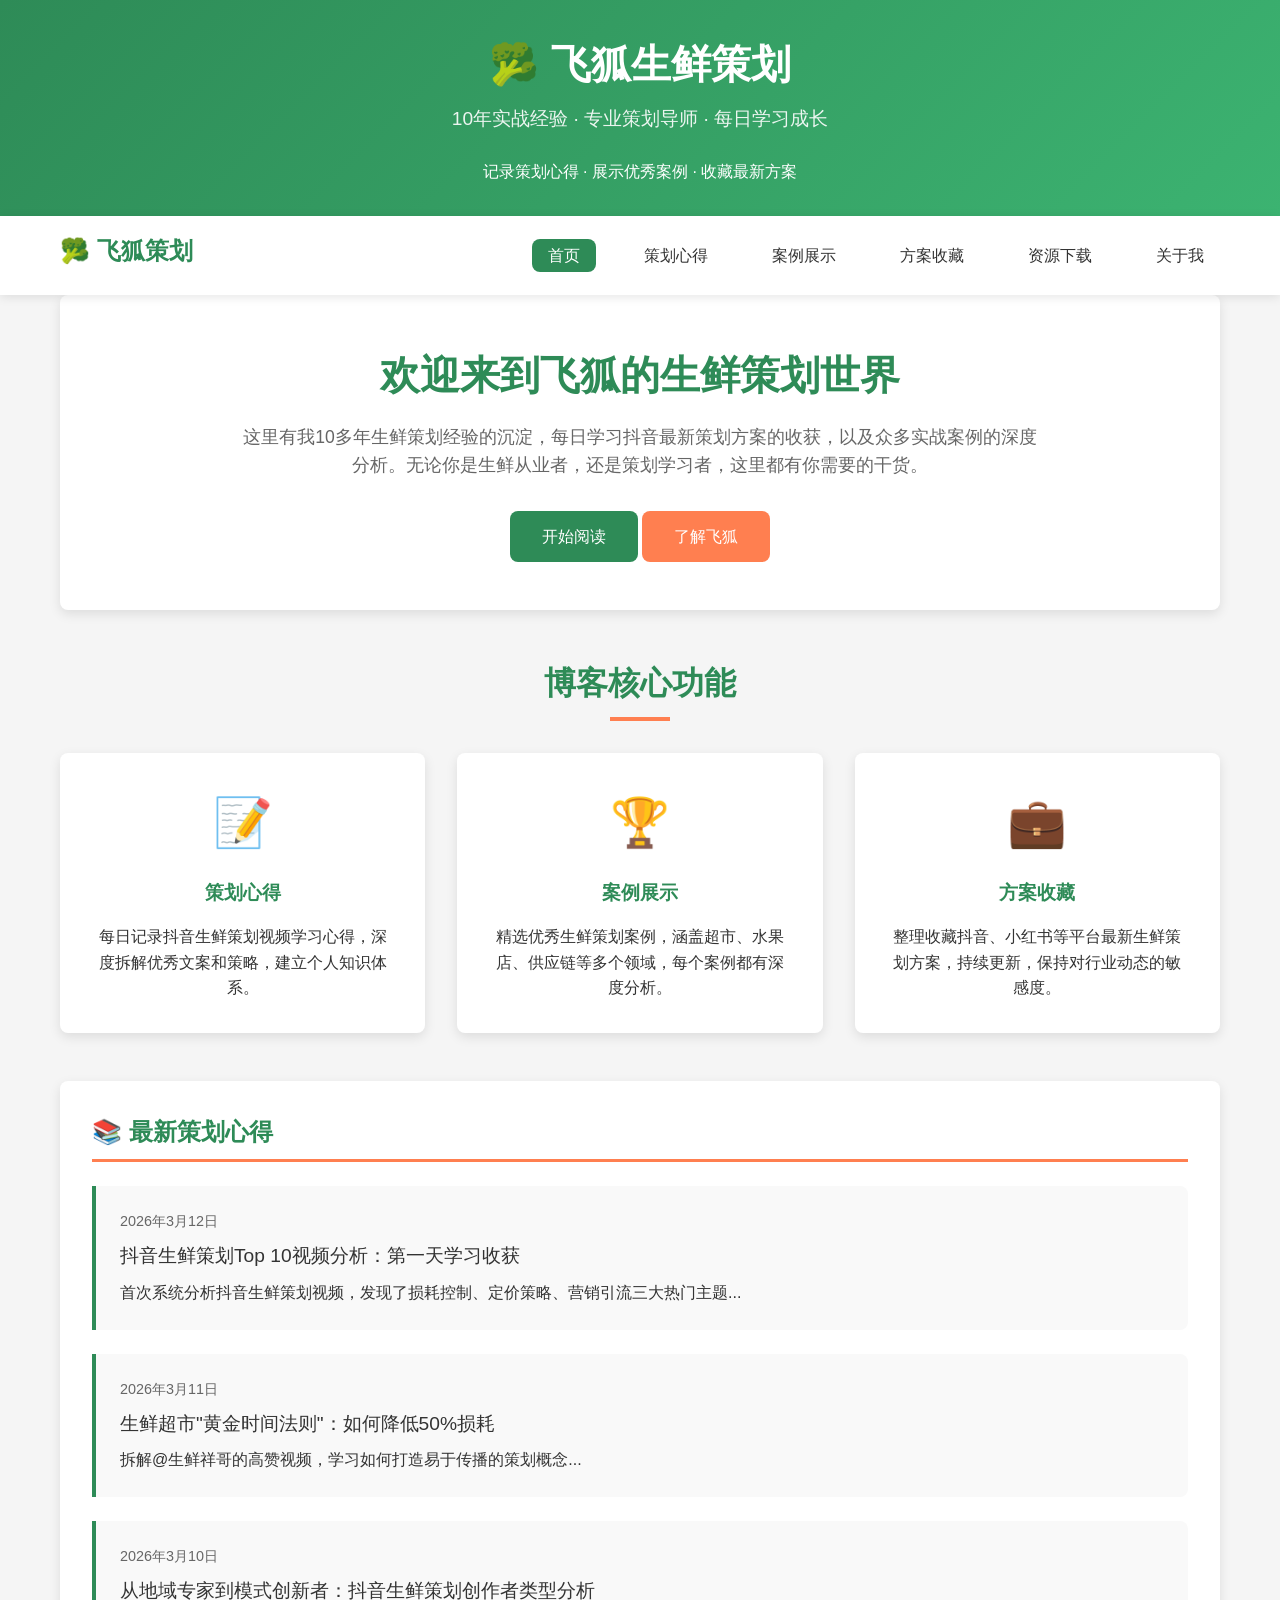
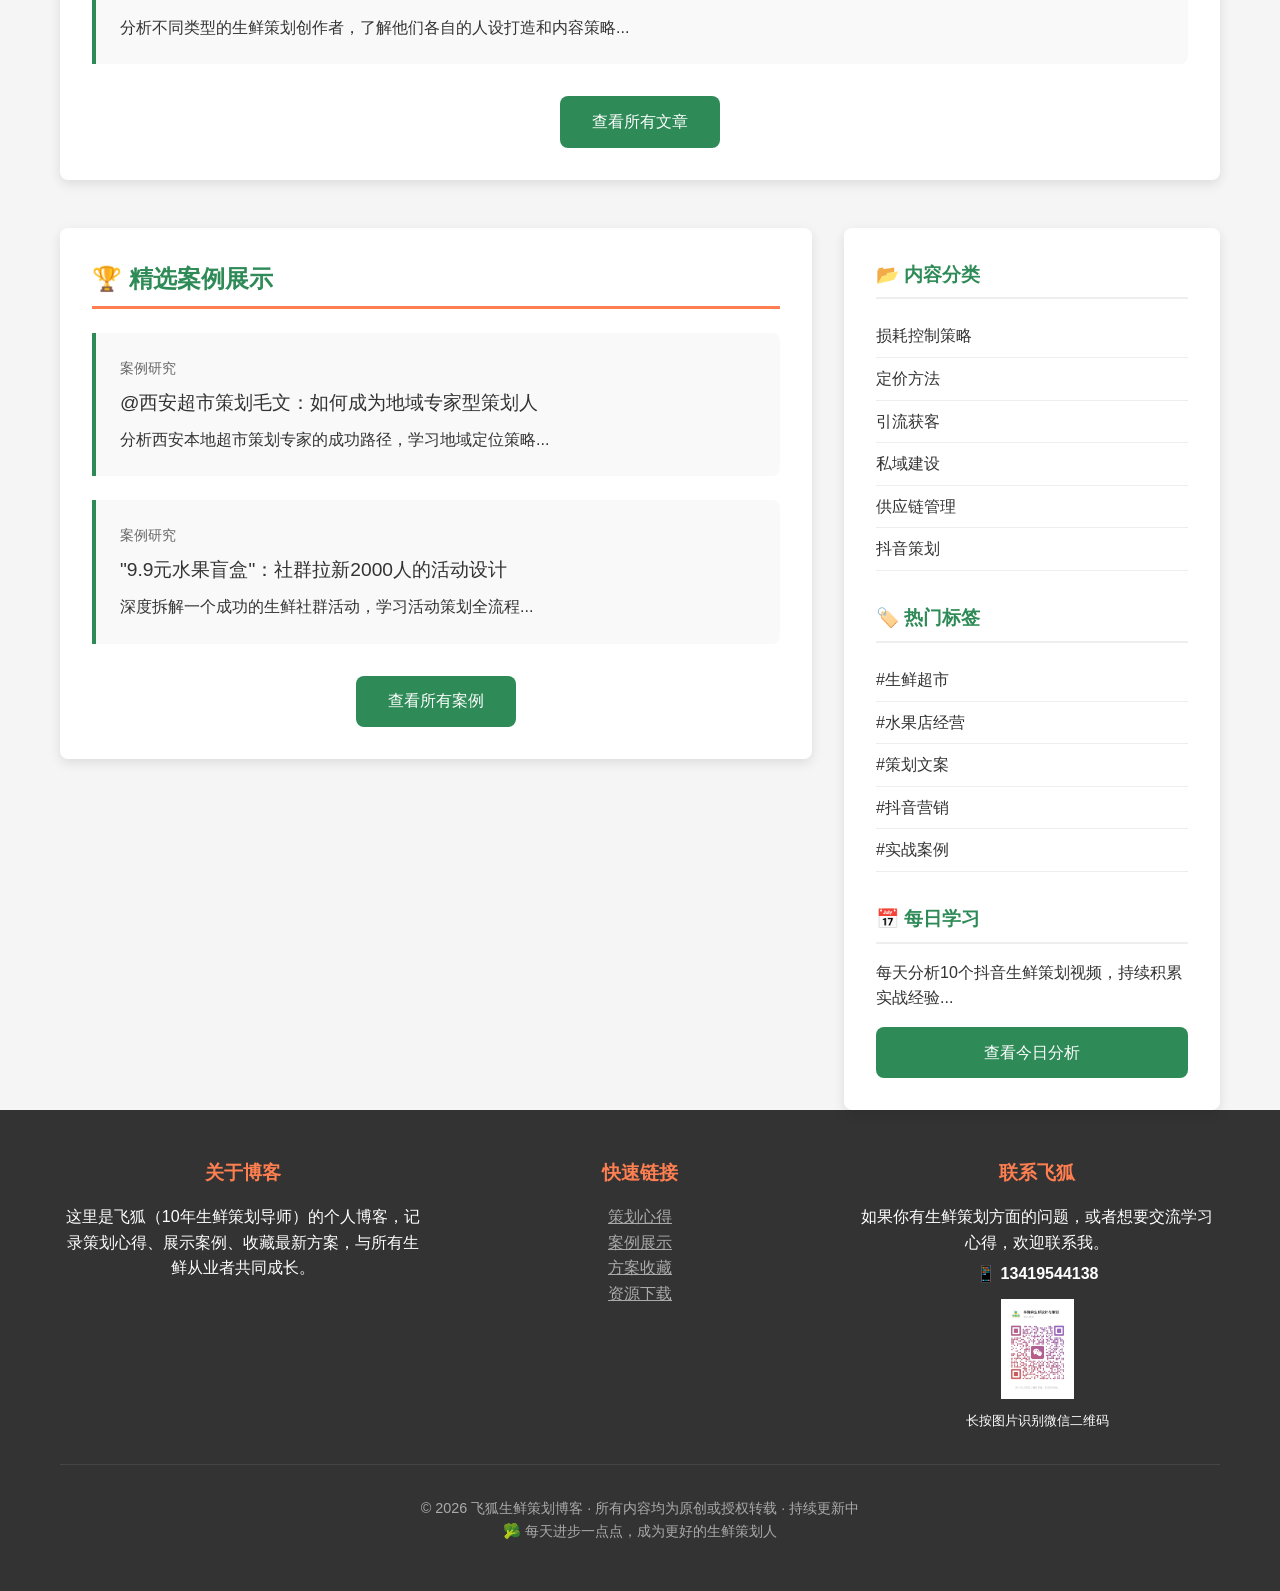
<file: index.html>
<!DOCTYPE html>
<html lang="zh-CN">
<head>
    <meta charset="UTF-8">
    <meta name="viewport" content="width=device-width, initial-scale=1.0">
    <title>飞狐生鲜策划 - 专业策划导师的博客</title>
  <link rel="icon" href="logo1.png" type="image/png"/>
    <style>
        /* 基础样式 */
        :root {
            --primary-color: #2E8B57; /* 森林绿 - 代表生鲜 */
            --secondary-color: #FF7F50; /* 珊瑚橙 - 代表活力 */
            --accent-color: #4682B4; /* 钢蓝色 - 代表专业 */
            --light-color: #F5F5F5;
            --dark-color: #333333;
            --border-radius: 8px;
            --box-shadow: 0 4px 12px rgba(0, 0, 0, 0.1);
            --transition: all 0.3s ease;
        }
        
        * {
            margin: 0;
            padding: 0;
            box-sizing: border-box;
        }
        
        body {
            font-family: 'Segoe UI', 'Microsoft YaHei', sans-serif;
            line-height: 1.6;
            color: var(--dark-color);
            background-color: var(--light-color);
        }
        
        .container {
            max-width: 1200px;
            margin: 0 auto;
            padding: 0 20px;
        }
        
        /* 头部样式 */
        header {
            background: linear-gradient(135deg, var(--primary-color), #3CB371);
            color: white;
            padding: 2rem 0;
            text-align: center;
            box-shadow: var(--box-shadow);
        }
        
        .logo {
            font-size: 2.5rem;
            font-weight: bold;
            margin-bottom: 0.5rem;
        }
        
        .tagline {
            font-size: 1.2rem;
            opacity: 0.9;
            margin-bottom: 1.5rem;
        }
        
        /* 导航栏 */
        nav {
            background-color: white;
            padding: 1rem 0;
            position: sticky;
            top: 0;
            z-index: 100;
            box-shadow: 0 2px 10px rgba(0, 0, 0, 0.1);
        }
        
        .nav-container {
            display: flex;
            justify-content: space-between;
            align-items: center;
        }
        
        .nav-links {
            display: flex;
            gap: 2rem;
            list-style: none;
        }
        
        .nav-links a {
            text-decoration: none;
            color: var(--dark-color);
            font-weight: 500;
            padding: 0.5rem 1rem;
            border-radius: var(--border-radius);
            transition: var(--transition);
        }
        
        .nav-links a:hover {
            background-color: var(--primary-color);
            color: white;
        }
        
        .nav-links a.active {
            background-color: var(--primary-color);
            color: white;
        }
        
        /* 主要内容区 */
        main {
            padding: 3rem 0;
        }
        
        .hero {
            text-align: center;
            padding: 3rem 0;
            margin-bottom: 3rem;
            background: white;
            border-radius: var(--border-radius);
            box-shadow: var(--box-shadow);
        }
        
        .hero h1 {
            font-size: 2.5rem;
            color: var(--primary-color);
            margin-bottom: 1rem;
        }
        
        .hero p {
            font-size: 1.1rem;
            max-width: 800px;
            margin: 0 auto 2rem;
            color: #666;
        }
        
        /* 功能卡片 */
        .features {
            display: grid;
            grid-template-columns: repeat(auto-fit, minmax(300px, 1fr));
            gap: 2rem;
            margin-bottom: 3rem;
        }
        
        .feature-card {
            background: white;
            padding: 2rem;
            border-radius: var(--border-radius);
            box-shadow: var(--box-shadow);
            transition: var(--transition);
            text-align: center;
        }
        
        .feature-card:hover {
            transform: translateY(-5px);
            box-shadow: 0 8px 20px rgba(0, 0, 0, 0.15);
        }
        
        .feature-icon {
            font-size: 3rem;
            color: var(--primary-color);
            margin-bottom: 1rem;
        }
        
        .feature-card h3 {
            color: var(--primary-color);
            margin-bottom: 1rem;
        }
        
        /* 最新内容 */
        .latest-content {
            background: white;
            padding: 2rem;
            border-radius: var(--border-radius);
            box-shadow: var(--box-shadow);
            margin-bottom: 3rem;
        }
        
        .latest-content h2 {
            color: var(--primary-color);
            margin-bottom: 1.5rem;
            padding-bottom: 0.5rem;
            border-bottom: 3px solid var(--secondary-color);
        }
        
        .article-list {
            display: grid;
            gap: 1.5rem;
        }
        
        .article-item {
            padding: 1.5rem;
            border-left: 4px solid var(--primary-color);
            background: #F9F9F9;
            border-radius: 0 var(--border-radius) var(--border-radius) 0;
            transition: var(--transition);
        }
        
        .article-item:hover {
            background: #F0F8FF;
            transform: translateX(5px);
        }
        
        .article-date {
            color: #666;
            font-size: 0.9rem;
            margin-bottom: 0.5rem;
        }
        
        .article-title {
            font-size: 1.2rem;
            color: var(--dark-color);
            text-decoration: none;
            display: block;
            margin-bottom: 0.5rem;
        }
        
        .article-title:hover {
            color: var(--primary-color);
        }
        
        /* 侧边栏 */
        .sidebar {
            background: white;
            padding: 2rem;
            border-radius: var(--border-radius);
            box-shadow: var(--box-shadow);
        }
        
        .sidebar h3 {
            color: var(--primary-color);
            margin-bottom: 1rem;
            padding-bottom: 0.5rem;
            border-bottom: 2px solid #EEE;
        }
        
        .category-list, .tag-list {
            list-style: none;
        }
        
        .category-list li, .tag-list li {
            padding: 0.5rem 0;
            border-bottom: 1px solid #EEE;
        }
        
        .category-list a, .tag-list a {
            color: var(--dark-color);
            text-decoration: none;
            transition: var(--transition);
        }
        
        .category-list a:hover, .tag-list a:hover {
            color: var(--primary-color);
            padding-left: 5px;
        }
        
        /* 页脚 */
        footer {
            background-color: var(--dark-color);
            color: white;
            padding: 3rem 0;
            text-align: center;
        }
        
        .footer-content {
            display: grid;
            grid-template-columns: repeat(auto-fit, minmax(250px, 1fr));
            gap: 2rem;
            margin-bottom: 2rem;
        }
        
        .footer-section h3 {
            color: var(--secondary-color);
            margin-bottom: 1rem;
        }
        
        .copyright {
            padding-top: 2rem;
            border-top: 1px solid #444;
            color: #AAA;
            font-size: 0.9rem;
        }
        
        /* 响应式设计 */
        @media (max-width: 768px) {
            .nav-container {
                flex-direction: column;
                gap: 1rem;
            }
            
            .nav-links {
                flex-wrap: wrap;
                justify-content: center;
            }
            
            .hero h1 {
                font-size: 2rem;
            }
            
            .features {
                grid-template-columns: 1fr;
            }
        }
        
        /* 工具类 */
        .btn {
            display: inline-block;
            padding: 0.8rem 2rem;
            background-color: var(--primary-color);
            color: white;
            text-decoration: none;
            border-radius: var(--border-radius);
            font-weight: 500;
            transition: var(--transition);
            border: none;
            cursor: pointer;
        }
        
        .btn:hover {
            background-color: #26734d;
            transform: translateY(-2px);
        }
        
        .btn-secondary {
            background-color: var(--secondary-color);
        }
        
        .btn-secondary:hover {
            background-color: #e56b37;
        }
        
        .section-title {
            font-size: 2rem;
            color: var(--primary-color);
            text-align: center;
            margin-bottom: 2rem;
            position: relative;
        }
        
        .section-title::after {
            content: '';
            display: block;
            width: 60px;
            height: 4px;
            background-color: var(--secondary-color);
            margin: 0.5rem auto;
        }
    </style>
</head>
<body>
    <!-- 头部 -->
    <header>
        <div class="container">
            <div class="logo">🥦 飞狐生鲜策划</div>
            <div class="tagline">10年实战经验 · 专业策划导师 · 每日学习成长</div>
            <p>记录策划心得 · 展示优秀案例 · 收藏最新方案</p>
        </div>
    </header>

    <!-- 导航栏 -->
    <nav>
        <div class="container nav-container">
            <div class="logo" style="color: var(--primary-color); font-size: 1.5rem;">🥦 飞狐策划</div>
            <ul class="nav-links">
                <li><a href="index.html" class="active">首页</a></li>
                <li><a href="blog.html">策划心得</a></li>
                <li><a href="cases.html">案例展示</a></li>
                <li><a href="collection.html">方案收藏</a></li>
                <li><a href="resources.html">资源下载</a></li>
                <li><a href="about.html">关于我</a></li>
            </ul>
        </div>
    </nav>

    <!-- 主要内容 -->
    <main class="container">
        <!-- 英雄区域 -->
        <section class="hero">
            <h1>欢迎来到飞狐的生鲜策划世界</h1>
            <p>这里有我10多年生鲜策划经验的沉淀，每日学习抖音最新策划方案的收获，以及众多实战案例的深度分析。无论你是生鲜从业者，还是策划学习者，这里都有你需要的干货。</p>
            <a href="blog.html" class="btn">开始阅读</a>
            <a href="about.html" class="btn btn-secondary">了解飞狐</a>
        </section>

        <!-- 核心功能 -->
        <h2 class="section-title">博客核心功能</h2>
        <section class="features">
            <div class="feature-card">
                <div class="feature-icon">📝</div>
                <h3>策划心得</h3>
                <p>每日记录抖音生鲜策划视频学习心得，深度拆解优秀文案和策略，建立个人知识体系。</p>
            </div>
            
            <div class="feature-card">
                <div class="feature-icon">🏆</div>
                <h3>案例展示</h3>
                <p>精选优秀生鲜策划案例，涵盖超市、水果店、供应链等多个领域，每个案例都有深度分析。</p>
            </div>
            
            <div class="feature-card">
                <div class="feature-icon">💼</div>
                <h3>方案收藏</h3>
                <p>整理收藏抖音、小红书等平台最新生鲜策划方案，持续更新，保持对行业动态的敏感度。</p>
            </div>
        </section>

        <!-- 最新内容 -->
        <section class="latest-content">
            <h2>📚 最新策划心得</h2>
            <div class="article-list">
                <article class="article-item">
                    <div class="article-date">2026年3月12日</div>
                    <a href="article1.html" class="article-title">抖音生鲜策划Top 10视频分析：第一天学习收获</a>
                    <p>首次系统分析抖音生鲜策划视频，发现了损耗控制、定价策略、营销引流三大热门主题...</p>
                </article>
                
                <article class="article-item">
                    <div class="article-date">2026年3月11日</div>
                    <a href="article2.html" class="article-title">生鲜超市"黄金时间法则"：如何降低50%损耗</a>
                    <p>拆解@生鲜祥哥的高赞视频，学习如何打造易于传播的策划概念...</p>
                </article>
                
                <article class="article-item">
                    <div class="article-date">2026年3月10日</div>
                    <a href="article3.html" class="article-title">从地域专家到模式创新者：抖音生鲜策划创作者类型分析</a>
                    <p>分析不同类型的生鲜策划创作者，了解他们各自的人设打造和内容策略...</p>
                </article>
            </div>
            <div style="text-align: center; margin-top: 2rem;">
                <a href="blog.html" class="btn">查看所有文章</a>
            </div>
        </section>

        <!-- 侧边栏 -->
        <div style="display: grid; grid-template-columns: 2fr 1fr; gap: 2rem;">
            <div>
                <section class="latest-content">
                    <h2>🏆 精选案例展示</h2>
                    <div class="article-list">
                        <article class="article-item">
                            <div class="article-date">案例研究</div>
                            <a href="case1.html" class="article-title">@西安超市策划毛文：如何成为地域专家型策划人</a>
                            <p>分析西安本地超市策划专家的成功路径，学习地域定位策略...</p>
                        </article>
                        
                        <article class="article-item">
                            <div class="article-date">案例研究</div>
                            <a href="case2.html" class="article-title">"9.9元水果盲盒"：社群拉新2000人的活动设计</a>
                            <p>深度拆解一个成功的生鲜社群活动，学习活动策划全流程...</p>
                        </article>
                    </div>
                    <div style="text-align: center; margin-top: 2rem;">
                        <a href="cases.html" class="btn">查看所有案例</a>
                    </div>
                </section>
            </div>
            
            <div class="sidebar">
                <h3>📂 内容分类</h3>
                <ul class="category-list">
                    <li><a href="#">损耗控制策略</a></li>
                    <li><a href="#">定价方法</a></li>
                    <li><a href="#">引流获客</a></li>
                    <li><a href="#">私域建设</a></li>
                    <li><a href="#">供应链管理</a></li>
                    <li><a href="#">抖音策划</a></li>
                </ul>
                
                <h3 style="margin-top: 2rem;">🏷️ 热门标签</h3>
                <ul class="tag-list">
                    <li><a href="#">#生鲜超市</a></li>
                    <li><a href="#">#水果店经营</a></li>
                    <li><a href="#">#策划文案</a></li>
                    <li><a href="#">#抖音营销</a></li>
                    <li><a href="#">#实战案例</a></li>
                </ul>
                
                <h3 style="margin-top: 2rem;">📅 每日学习</h3>
                <p>每天分析10个抖音生鲜策划视频，持续积累实战经验...</p>
                <a href="daily.html" class="btn" style="margin-top: 1rem; display: block; text-align: center;">查看今日分析</a>
            </div>
        </div>
    </main>

    <!-- 页脚 -->
    <footer>
        <div class="container">
            <div class="footer-content">
                <div class="footer-section">
                    <h3>关于博客</h3>
                    <p>这里是飞狐（10年生鲜策划导师）的个人博客，记录策划心得、展示案例、收藏最新方案，与所有生鲜从业者共同成长。</p>
                </div>
                
                <div class="footer-section">
                    <h3>快速链接</h3>
                    <ul style="list-style: none;">
                        <li><a href="blog.html" style="color: #AAA;">策划心得</a></li>
                        <li><a href="cases.html" style="color: #AAA;">案例展示</a></li>
                        <li><a href="collection.html" style="color: #AAA;">方案收藏</a></li>
                        <li><a href="resources.html" style="color: #AAA;">资源下载</a></li>
                    </ul>
                </div>
                
                <div class="footer-section">
                    <h3>联系飞狐</h3>
                    <p>如果你有生鲜策划方面的问题，或者想要交流学习心得，欢迎联系我。</p>
                    <a href="tel:13419544138" style="display:block;font-weight:700;font-size:1rem;color:inherit;text-decoration:none;margin:6px 0;">📱 13419544138</a>
                    <img src="wx.jpg" alt="微信二维码" style="width:100px;height:100px;object-fit:contain;margin-top:6px;border-radius:4px;"/><br/>
                    <small>长按图片识别微信二维码</small>
                </div>
            </div>
            
            <div class="copyright">
                <p>© 2026 飞狐生鲜策划博客 · 所有内容均为原创或授权转载 · 持续更新中</p>
                <p>🥦 每天进步一点点，成为更好的生鲜策划人</p>
            </div>
        </div>
    </footer>

    <script>
        // 简单的交互效果
        document.addEventListener('DOMContentLoaded', function() {
            // 导航栏活动状态
            const currentPage = window.location.pathname.split('/').pop();
            const navLinks = document.querySelectorAll('.nav-links a');
            
            navLinks.forEach(link => {
                if (link.getAttribute('href') === currentPage) {
                    link.classList.add('active');
                } else {
                    link.classList.remove('active');
                }
            });
            
            // 文章点击效果
            const articles = document.querySelectorAll('.article-item');
            articles.forEach(article => {
                article.addEventListener('click', function(e) {
                    if (e.target.tagName !== 'A') {
                        const link = this.querySelector('.article-title');
                        if (link) {
                            window.location.href = link.href;
                        }
                    }
                });
            });
            
            // 欢迎消息
            console.log('🥦 欢迎来到飞狐生鲜策划博客！');
            console.log('💡 每天分析10个抖音生鲜策划视频，持续积累实战经验');
        });
    </script>
</body>
</html>
</file>
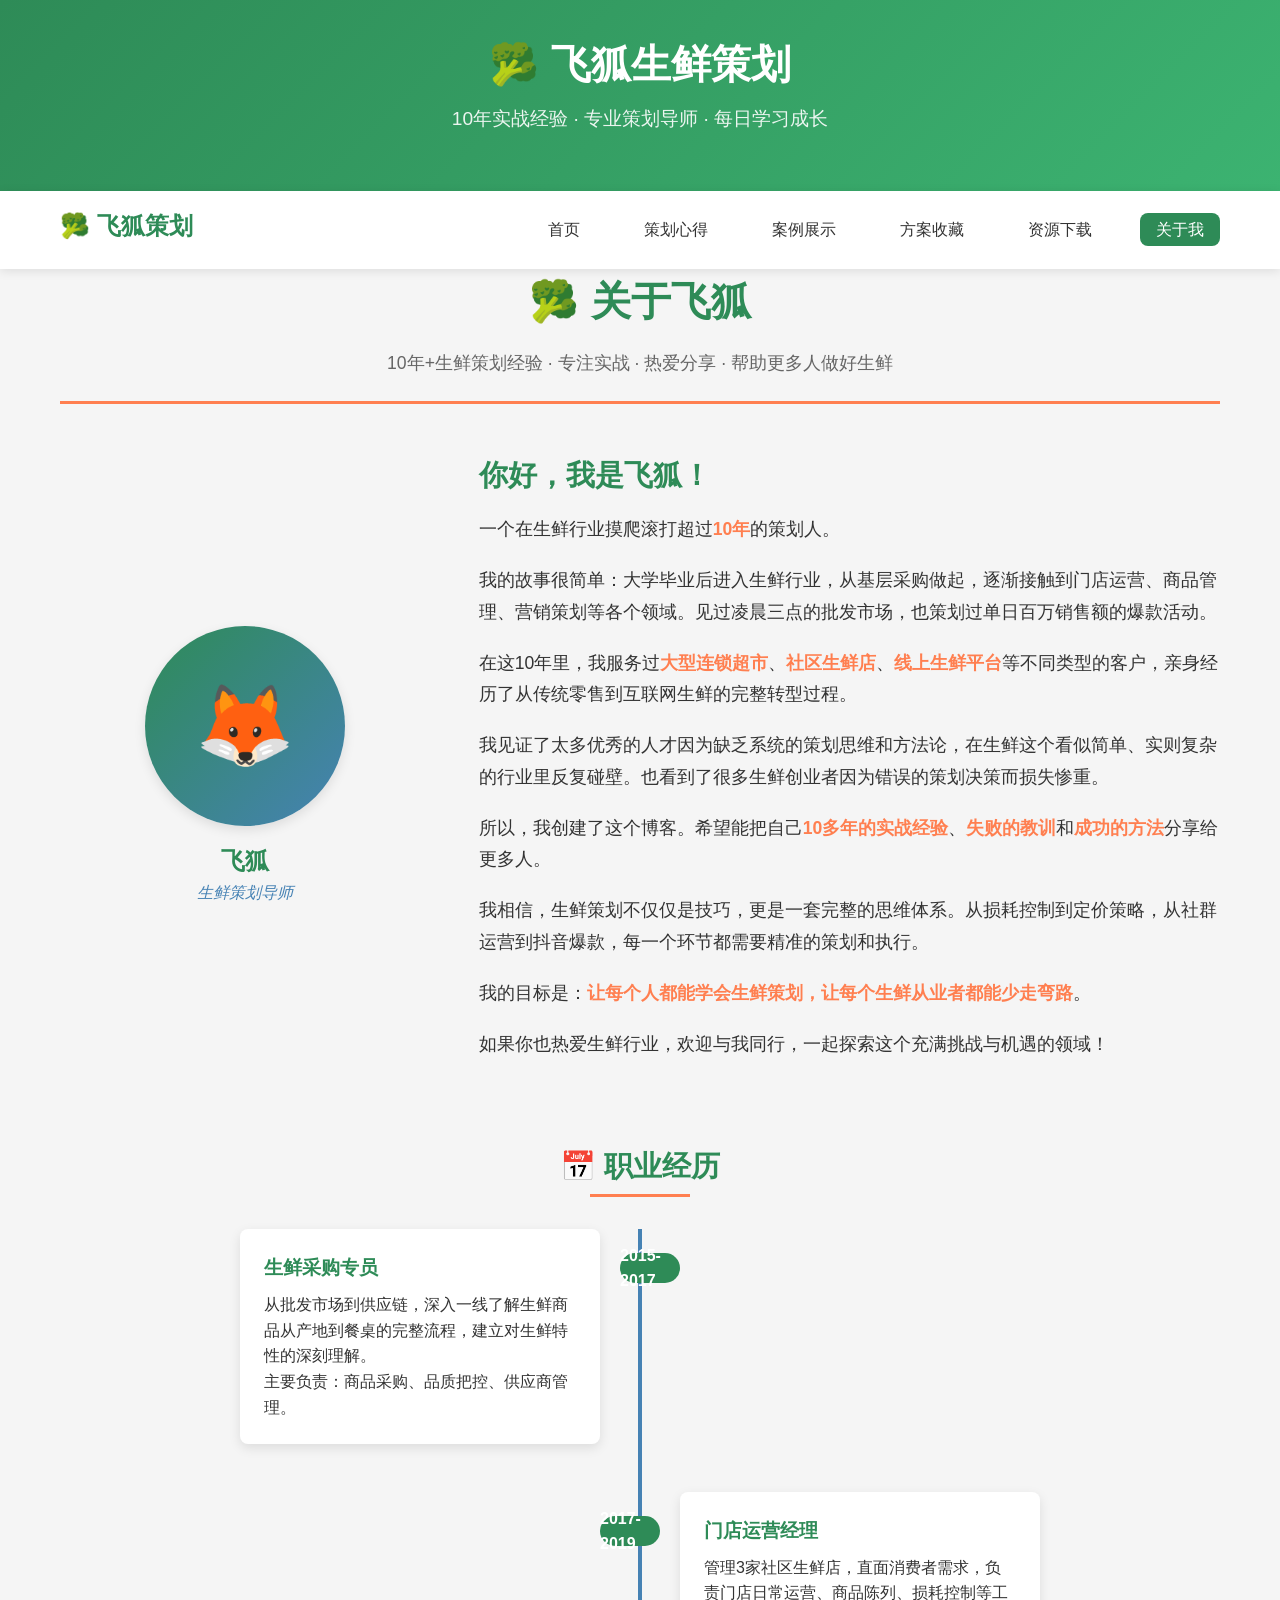
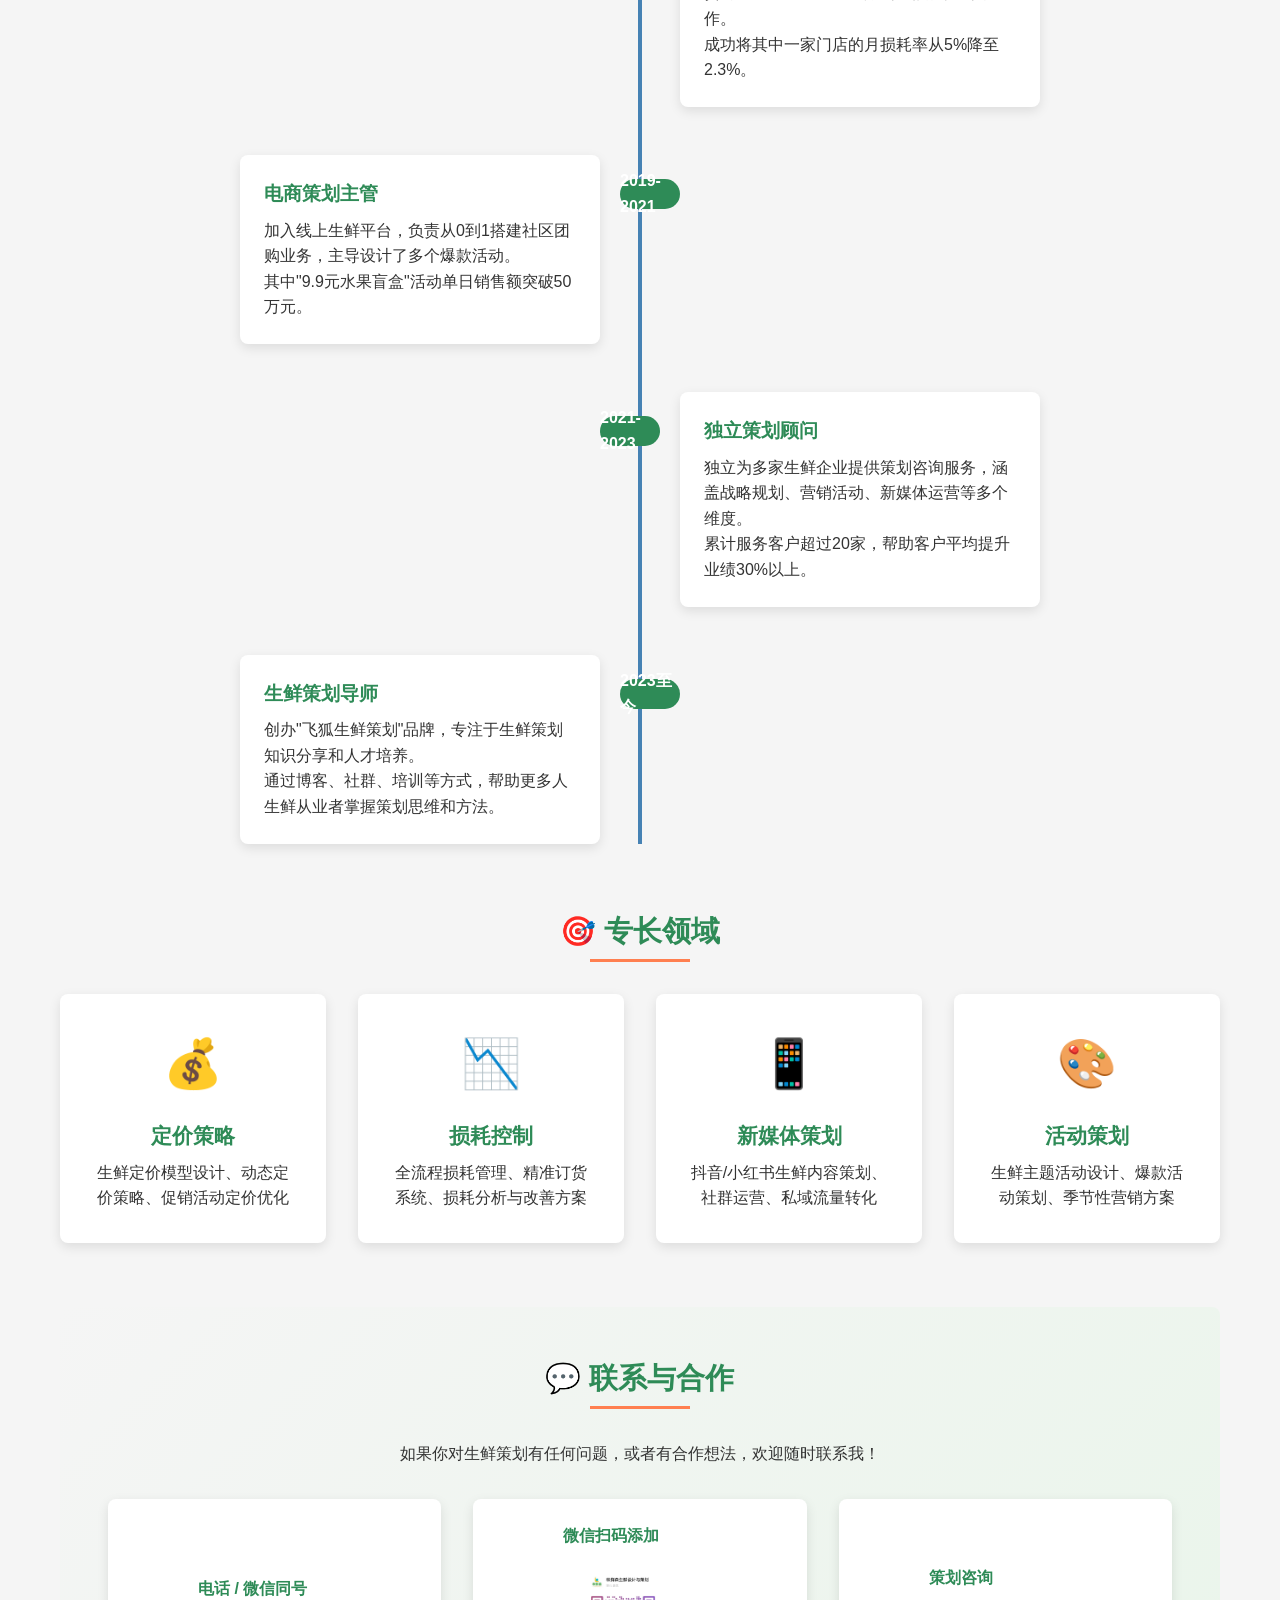
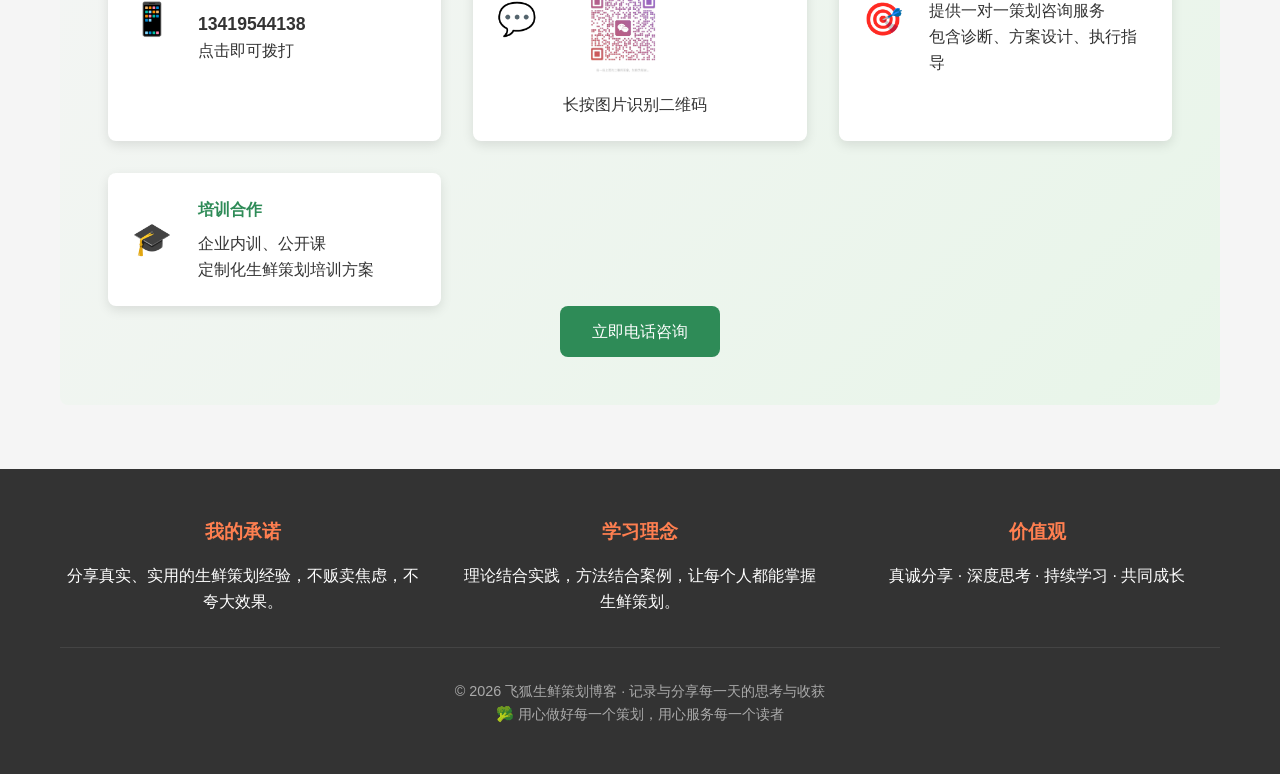
<file: about.html>
<!DOCTYPE html>
<html lang="zh-CN">
<head>
    <meta charset="UTF-8">
    <meta name="viewport" content="width=device-width, initial-scale=1.0">
    <title>关于我 - 飞狐生鲜策划博客</title>
  <link rel="icon" href="logo1.png" type="image/png"/>
    <style>
        /* 继承基础样式 */
        :root {
            --primary-color: #2E8B57;
            --secondary-color: #FF7F50;
            --accent-color: #4682B4;
            --light-color: #F5F5F5;
            --dark-color: #333333;
            --border-radius: 8px;
            --box-shadow: 0 4px 12px rgba(0, 0, 0, 0.1);
            --transition: all 0.3s ease;
        }
        
        * {
            margin: 0;
            padding: 0;
            box-sizing: border-box;
        }
        
        body {
            font-family: 'Segoe UI', 'Microsoft YaHei', sans-serif;
            line-height: 1.6;
            color: var(--dark-color);
            background-color: var(--light-color);
        }
        
        .container {
            max-width: 1200px;
            margin: 0 auto;
            padding: 0 20px;
        }
        
        /* 头部样式 */
        header {
            background: linear-gradient(135deg, var(--primary-color), #3CB371);
            color: white;
            padding: 2rem 0;
            text-align: center;
            box-shadow: var(--box-shadow);
        }
        
        .logo {
            font-size: 2.5rem;
            font-weight: bold;
            margin-bottom: 0.5rem;
        }
        
        .tagline {
            font-size: 1.2rem;
            opacity: 0.9;
            margin-bottom: 1.5rem;
        }
        
        /* 导航栏 */
        nav {
            background-color: white;
            padding: 1rem 0;
            position: sticky;
            top: 0;
            z-index: 100;
            box-shadow: 0 2px 10px rgba(0, 0, 0, 0.1);
        }
        
        .nav-container {
            display: flex;
            justify-content: space-between;
            align-items: center;
        }
        
        .nav-links {
            display: flex;
            gap: 2rem;
            list-style: none;
        }
        
        .nav-links a {
            text-decoration: none;
            color: var(--dark-color);
            font-weight: 500;
            padding: 0.5rem 1rem;
            border-radius: var(--border-radius);
            transition: var(--transition);
        }
        
        .nav-links a:hover {
            background-color: var(--primary-color);
            color: white;
        }
        
        .nav-links a.active {
            background-color: var(--primary-color);
            color: white;
        }
        
        /* 关于我样式 */
        main {
            padding: 3rem 0;
        }
        
        .page-header {
            text-align: center;
            margin-bottom: 3rem;
            padding-bottom: 1.5rem;
            border-bottom: 3px solid var(--secondary-color);
        }
        
        .page-header h1 {
            font-size: 2.5rem;
            color: var(--primary-color);
            margin-bottom: 1rem;
        }
        
        .page-description {
            font-size: 1.1rem;
            color: #666;
            max-width: 800px;
            margin: 0 auto;
        }
        
        /* 简介区域 */
        .intro-section {
            display: grid;
            grid-template-columns: 1fr 2fr;
            gap: 3rem;
            margin-bottom: 4rem;
            align-items: center;
        }
        
        @media (max-width: 768px) {
            .intro-section {
                grid-template-columns: 1fr;
                gap: 2rem;
            }
        }
        
        .avatar {
            text-align: center;
        }
        
        .avatar-img {
            width: 200px;
            height: 200px;
            border-radius: 50%;
            background: linear-gradient(135deg, var(--primary-color), var(--accent-color));
            display: flex;
            align-items: center;
            justify-content: center;
            font-size: 5rem;
            color: white;
            margin: 0 auto;
            box-shadow: var(--box-shadow);
        }
        
        .avatar-name {
            font-size: 1.5rem;
            color: var(--primary-color);
            margin-top: 1rem;
            font-weight: bold;
        }
        
        .avatar-title {
            color: var(--accent-color);
            font-style: italic;
        }
        
        .intro-content h2 {
            color: var(--primary-color);
            margin-bottom: 1rem;
            font-size: 1.8rem;
        }
        
        .intro-content p {
            margin-bottom: 1.2rem;
            font-size: 1.1rem;
            line-height: 1.8;
        }
        
        .highlight {
            color: var(--secondary-color);
            font-weight: bold;
        }
        
        /* 经历时间线 */
        .timeline-section {
            margin-bottom: 4rem;
        }
        
        .section-title {
            color: var(--primary-color);
            text-align: center;
            margin-bottom: 2rem;
            font-size: 1.8rem;
            position: relative;
            padding-bottom: 0.5rem;
        }
        
        .section-title::after {
            content: '';
            position: absolute;
            bottom: 0;
            left: 50%;
            transform: translateX(-50%);
            width: 100px;
            height: 3px;
            background-color: var(--secondary-color);
        }
        
        .timeline {
            position: relative;
            max-width: 800px;
            margin: 0 auto;
        }
        
        .timeline::before {
            content: '';
            position: absolute;
            left: 50%;
            transform: translateX(-50%);
            width: 4px;
            height: 100%;
            background-color: var(--accent-color);
        }
        
        .timeline-item {
            margin-bottom: 3rem;
            position: relative;
        }
        
        .timeline-content {
            position: relative;
            width: 45%;
            padding: 1.5rem;
            background-color: white;
            border-radius: var(--border-radius);
            box-shadow: var(--box-shadow);
        }
        
        .timeline-content.left {
            left: 0;
        }
        
        .timeline-content.right {
            left: 55%;
        }
        
        .timeline-year {
            position: absolute;
            top: 1.5rem;
            width: 60px;
            height: 30px;
            background-color: var(--primary-color);
            color: white;
            display: flex;
            align-items: center;
            justify-content: center;
            font-weight: bold;
            border-radius: 15px;
            z-index: 1;
        }
        
        .timeline-content.left .timeline-year {
            right: -80px;
        }
        
        .timeline-content.right .timeline-year {
            left: -80px;
        }
        
        .timeline-title {
            color: var(--primary-color);
            margin-bottom: 0.5rem;
            font-size: 1.2rem;
        }
        
        @media (max-width: 768px) {
            .timeline::before {
                left: 20px;
            }
            
            .timeline-content {
                width: calc(100% - 50px);
                left: 50px !important;
            }
            
            .timeline-content.left .timeline-year,
            .timeline-content.right .timeline-year {
                left: -45px;
                right: auto;
            }
        }
        
        /* 专长卡片 */
        .expertise-section {
            margin-bottom: 4rem;
        }
        
        .expertise-grid {
            display: grid;
            grid-template-columns: repeat(auto-fit, minmax(250px, 1fr));
            gap: 2rem;
        }
        
        .expertise-card {
            background-color: white;
            padding: 2rem;
            border-radius: var(--border-radius);
            box-shadow: var(--box-shadow);
            text-align: center;
            transition: var(--transition);
        }
        
        .expertise-card:hover {
            transform: translateY(-5px);
            box-shadow: 0 10px 20px rgba(0, 0, 0, 0.15);
        }
        
        .expertise-icon {
            font-size: 3rem;
            margin-bottom: 1rem;
        }
        
        .expertise-title {
            color: var(--primary-color);
            margin-bottom: 0.5rem;
            font-size: 1.3rem;
        }
        
        /* 联系方式 */
        .contact-section {
            background: linear-gradient(135deg, var(--light-color), #e8f5e9);
            padding: 3rem;
            border-radius: var(--border-radius);
            margin-bottom: 4rem;
        }
        
        .contact-grid {
            display: grid;
            grid-template-columns: repeat(auto-fit, minmax(250px, 1fr));
            gap: 2rem;
            margin-top: 2rem;
        }
        
        .contact-item {
            display: flex;
            align-items: center;
            gap: 1rem;
            padding: 1.5rem;
            background-color: white;
            border-radius: var(--border-radius);
            box-shadow: var(--box-shadow);
            transition: var(--transition);
        }
        
        .contact-item:hover {
            transform: translateY(-3px);
            box-shadow: 0 8px 16px rgba(0, 0, 0, 0.1);
        }
        
        .contact-icon {
            font-size: 2rem;
            color: var(--primary-color);
            min-width: 50px;
        }
        
        .contact-content h4 {
            color: var(--primary-color);
            margin-bottom: 0.5rem;
        }
        
        /* 页脚 */
        footer {
            background-color: var(--dark-color);
            color: white;
            padding: 3rem 0;
            text-align: center;
        }
        
        .footer-content {
            display: grid;
            grid-template-columns: repeat(auto-fit, minmax(250px, 1fr));
            gap: 2rem;
            margin-bottom: 2rem;
        }
        
        .footer-section h3 {
            color: var(--secondary-color);
            margin-bottom: 1rem;
        }
        
        .copyright {
            padding-top: 2rem;
            border-top: 1px solid #444;
            color: #AAA;
            font-size: 0.9rem;
        }
        
        /* 工具类 */
        .btn {
            display: inline-block;
            padding: 0.8rem 2rem;
            background-color: var(--primary-color);
            color: white;
            text-decoration: none;
            border-radius: var(--border-radius);
            font-weight: 500;
            transition: var(--transition);
            border: none;
            cursor: pointer;
        }
        
        .btn:hover {
            background-color: #26734d;
            transform: translateY(-2px);
        }
        
        .btn-secondary {
            background-color: var(--secondary-color);
        }
        
        .btn-secondary:hover {
            background-color: #e56b37;
        }
        
        .text-center {
            text-align: center;
        }
        
        .mb-1 { margin-bottom: 1rem; }
        .mb-2 { margin-bottom: 2rem; }
        .mb-3 { margin-bottom: 3rem; }
    </style>
</head>
<body>
    <!-- 头部 -->
    <header>
        <div class="container">
            <div class="logo">🥦 飞狐生鲜策划</div>
            <div class="tagline">10年实战经验 · 专业策划导师 · 每日学习成长</div>
        </div>
    </header>

    <!-- 导航栏 -->
    <nav>
        <div class="container nav-container">
            <div class="logo" style="color: var(--primary-color); font-size: 1.5rem;">🥦 飞狐策划</div>
            <ul class="nav-links">
                <li><a href="index.html">首页</a></li>
                <li><a href="blog.html">策划心得</a></li>
                <li><a href="cases.html">案例展示</a></li>
                <li><a href="collection.html">方案收藏</a></li>
                <li><a href="resources.html">资源下载</a></li>
                <li><a href="about.html" class="active">关于我</a></li>
            </ul>
        </div>
    </nav>

    <!-- 主要内容 -->
    <main class="container">
        <div class="page-header">
            <h1>🥦 关于飞狐</h1>
            <p class="page-description">10年+生鲜策划经验 · 专注实战 · 热爱分享 · 帮助更多人做好生鲜</p>
        </div>
        
        <!-- 个人简介 -->
        <div class="intro-section">
            <div class="avatar">
                <div class="avatar-img">🦊</div>
                <div class="avatar-name">飞狐</div>
                <div class="avatar-title">生鲜策划导师</div>
            </div>
            
            <div class="intro-content">
                <h2>你好，我是飞狐！</h2>
                <p>一个在生鲜行业摸爬滚打超过<span class="highlight">10年</span>的策划人。</p>
                <p>我的故事很简单：大学毕业后进入生鲜行业，从基层采购做起，逐渐接触到门店运营、商品管理、营销策划等各个领域。见过凌晨三点的批发市场，也策划过单日百万销售额的爆款活动。</p>
                <p>在这10年里，我服务过<span class="highlight">大型连锁超市</span>、<span class="highlight">社区生鲜店</span>、<span class="highlight">线上生鲜平台</span>等不同类型的客户，亲身经历了从传统零售到互联网生鲜的完整转型过程。</p>
                <p>我见证了太多优秀的人才因为缺乏系统的策划思维和方法论，在生鲜这个看似简单、实则复杂的行业里反复碰壁。也看到了很多生鲜创业者因为错误的策划决策而损失惨重。</p>
                <p>所以，我创建了这个博客。希望能把自己<span class="highlight">10多年的实战经验</span>、<span class="highlight">失败的教训</span>和<span class="highlight">成功的方法</span>分享给更多人。</p>
                <p>我相信，生鲜策划不仅仅是技巧，更是一套完整的思维体系。从损耗控制到定价策略，从社群运营到抖音爆款，每一个环节都需要精准的策划和执行。</p>
                <p>我的目标是：<span class="highlight">让每个人都能学会生鲜策划，让每个生鲜从业者都能少走弯路</span>。</p>
                <p>如果你也热爱生鲜行业，欢迎与我同行，一起探索这个充满挑战与机遇的领域！</p>
            </div>
        </div>
        
        <!-- 职业经历 -->
        <div class="timeline-section">
            <h2 class="section-title">📅 职业经历</h2>
            <div class="timeline">
                <!-- 经历1 -->
                <div class="timeline-item">
                    <div class="timeline-content left">
                        <div class="timeline-year">2015-2017</div>
                        <h3 class="timeline-title">生鲜采购专员</h3>
                        <p>从批发市场到供应链，深入一线了解生鲜商品从产地到餐桌的完整流程，建立对生鲜特性的深刻理解。</p>
                        <p>主要负责：商品采购、品质把控、供应商管理。</p>
                    </div>
                </div>
                
                <!-- 经历2 -->
                <div class="timeline-item">
                    <div class="timeline-content right">
                        <div class="timeline-year">2017-2019</div>
                        <h3 class="timeline-title">门店运营经理</h3>
                        <p>管理3家社区生鲜店，直面消费者需求，负责门店日常运营、商品陈列、损耗控制等工作。</p>
                        <p>成功将其中一家门店的月损耗率从5%降至2.3%。</p>
                    </div>
                </div>
                
                <!-- 经历3 -->
                <div class="timeline-item">
                    <div class="timeline-content left">
                        <div class="timeline-year">2019-2021</div>
                        <h3 class="timeline-title">电商策划主管</h3>
                        <p>加入线上生鲜平台，负责从0到1搭建社区团购业务，主导设计了多个爆款活动。</p>
                        <p>其中"9.9元水果盲盒"活动单日销售额突破50万元。</p>
                    </div>
                </div>
                
                <!-- 经历4 -->
                <div class="timeline-item">
                    <div class="timeline-content right">
                        <div class="timeline-year">2021-2023</div>
                        <h3 class="timeline-title">独立策划顾问</h3>
                        <p>独立为多家生鲜企业提供策划咨询服务，涵盖战略规划、营销活动、新媒体运营等多个维度。</p>
                        <p>累计服务客户超过20家，帮助客户平均提升业绩30%以上。</p>
                    </div>
                </div>
                
                <!-- 经历5 -->
                <div class="timeline-item">
                    <div class="timeline-content left">
                        <div class="timeline-year">2023至今</div>
                        <h3 class="timeline-title">生鲜策划导师</h3>
                        <p>创办"飞狐生鲜策划"品牌，专注于生鲜策划知识分享和人才培养。</p>
                        <p>通过博客、社群、培训等方式，帮助更多人生鲜从业者掌握策划思维和方法。</p>
                    </div>
                </div>
            </div>
        </div>
        
        <!-- 专长领域 -->
        <div class="expertise-section">
            <h2 class="section-title">🎯 专长领域</h2>
            <div class="expertise-grid mb-3">
                <div class="expertise-card">
                    <div class="expertise-icon">💰</div>
                    <h3 class="expertise-title">定价策略</h3>
                    <p>生鲜定价模型设计、动态定价策略、促销活动定价优化</p>
                </div>
                
                <div class="expertise-card">
                    <div class="expertise-icon">📉</div>
                    <h3 class="expertise-title">损耗控制</h3>
                    <p>全流程损耗管理、精准订货系统、损耗分析与改善方案</p>
                </div>
                
                <div class="expertise-card">
                    <div class="expertise-icon">📱</div>
                    <h3 class="expertise-title">新媒体策划</h3>
                    <p>抖音/小红书生鲜内容策划、社群运营、私域流量转化</p>
                </div>
                
                <div class="expertise-card">
                    <div class="expertise-icon">🎨</div>
                    <h3 class="expertise-title">活动策划</h3>
                    <p>生鲜主题活动设计、爆款活动策划、季节性营销方案</p>
                </div>
            </div>
        </div>
        
        <!-- 联系方式 -->
        <div class="contact-section">
            <h2 class="section-title" style="color: var(--primary-color);">💬 联系与合作</h2>
            <p class="text-center mb-2">如果你对生鲜策划有任何问题，或者有合作想法，欢迎随时联系我！</p>
            
            
<div class="contact-grid">
    <div class="contact-item">
        <div class="contact-icon">📱</div>
        <div class="contact-content">
            <h4>电话 / 微信同号</h4>
            <a href="tel:13419544138" style="font-size:1.1rem;font-weight:700;color:inherit;text-decoration:none;">13419544138</a>
            <p>点击即可拨打</p>
        </div>
    </div>
    <div class="contact-item">
        <div class="contact-icon">💬</div>
        <div class="contact-content">
            <h4>微信扫码添加</h4>
            <img src="wx.jpg" alt="微信二维码" style="width:120px;height:120px;object-fit:contain;margin-top:8px;border-radius:6px;"/>
            <p>长按图片识别二维码</p>
        </div>
    </div>
    <div class="contact-item">
        <div class="contact-icon">🎯</div>
        <div class="contact-content">
            <h4>策划咨询</h4>
            <p>提供一对一策划咨询服务</p>
            <p>包含诊断、方案设计、执行指导</p>
        </div>
    </div>
    <div class="contact-item">
        <div class="contact-icon">🎓</div>
        <div class="contact-content">
            <h4>培训合作</h4>
            <p>企业内训、公开课</p>
            <p>定制化生鲜策划培训方案</p>
        </div>
    </div>
</div>
<div class="text-center mt-3">
    <a href="tel:13419544138" class="btn">立即电话咨询</a>
</div>
        </div>
    </main>

    <!-- 页脚 -->
    <footer>
        <div class="container">
            <div class="footer-content">
                <div class="footer-section">
                    <h3>我的承诺</h3>
                    <p>分享真实、实用的生鲜策划经验，不贩卖焦虑，不夸大效果。</p>
                </div>
                
                <div class="footer-section">
                    <h3>学习理念</h3>
                    <p>理论结合实践，方法结合案例，让每个人都能掌握生鲜策划。</p>
                </div>
                
                <div class="footer-section">
                    <h3>价值观</h3>
                    <p>真诚分享 · 深度思考 · 持续学习 · 共同成长</p>
                </div>
            </div>
            
            <div class="copyright">
                <p>© 2026 飞狐生鲜策划博客 · 记录与分享每一天的思考与收获</p>
                <p>🥦 用心做好每一个策划，用心服务每一个读者</p>
            </div>
        </div>
    </footer>

    <script>
        document.addEventListener('DOMContentLoaded', function() {
            // 导航栏活动状态
            const currentPage = window.location.pathname.split('/').pop();
            const navLinks = document.querySelectorAll('.nav-links a');
            
            navLinks.forEach(link => {
                if (link.getAttribute('href') === currentPage) {
                    link.classList.add('active');
                } else {
                    link.classList.remove('active');
                }
            });
            
            // 时间线动画
            const timelineItems = document.querySelectorAll('.timeline-item');
            
            const observer = new IntersectionObserver((entries) => {
                entries.forEach(entry => {
                    if (entry.isIntersecting) {
                        entry.target.style.opacity = '1';
                        entry.target.style.transform = 'translateY(0)';
                    }
                });
            }, {
                threshold: 0.1
            });
            
            timelineItems.forEach(item => {
                item.style.opacity = '0';
                item.style.transform = 'translateY(20px)';
                item.style.transition = 'opacity 0.5s ease, transform 0.5s ease';
                observer.observe(item);
            });
            
            // 专长卡片动画
            const expertiseCards = document.querySelectorAll('.expertise-card');
            
            expertiseCards.forEach((card, index) => {
                card.style.opacity = '0';
                card.style.transform = 'translateY(30px)';
                card.style.transition = `opacity 0.5s ease ${index * 0.1}s, transform 0.5s ease ${index * 0.1}s`;
                
                setTimeout(() => {
                    card.style.opacity = '1';
                    card.style.transform = 'translateY(0)';
                }, 300 + index * 100);
            });
        });
    </script>
</body>
</html>
</file>
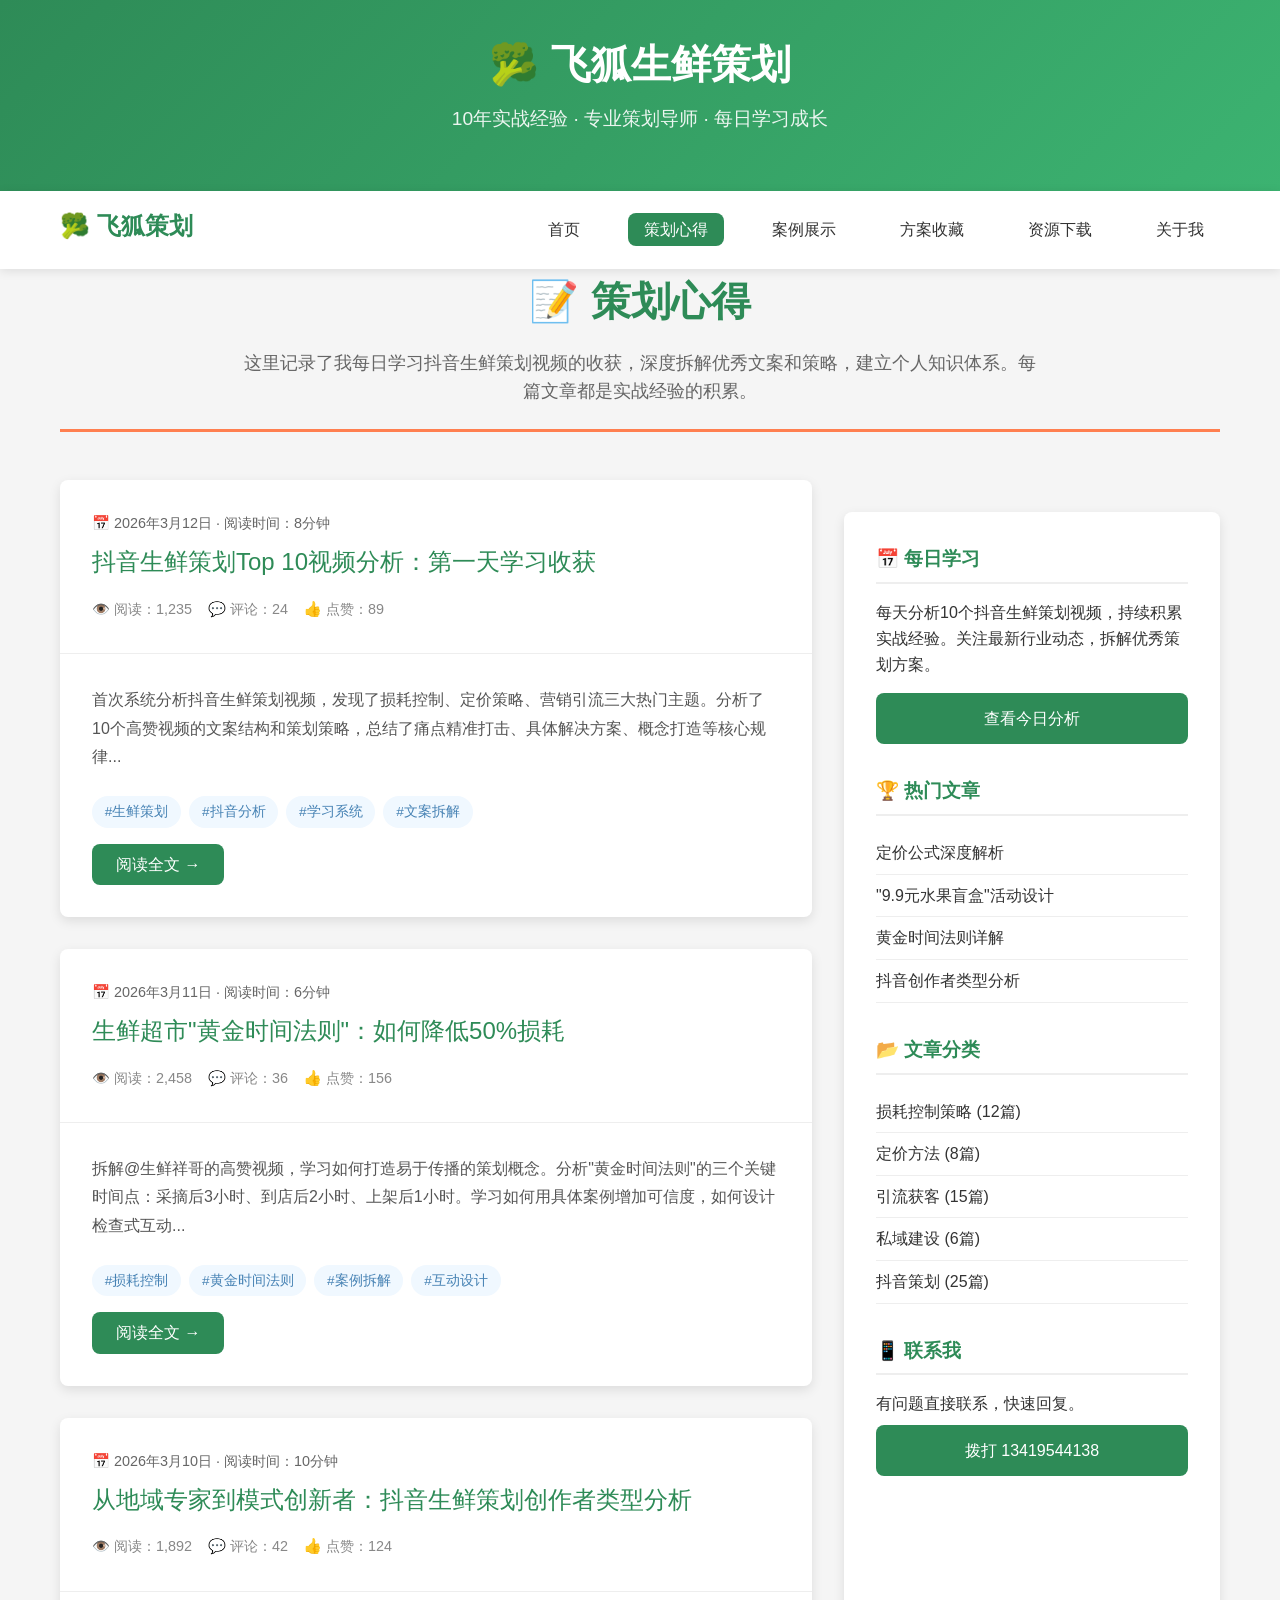
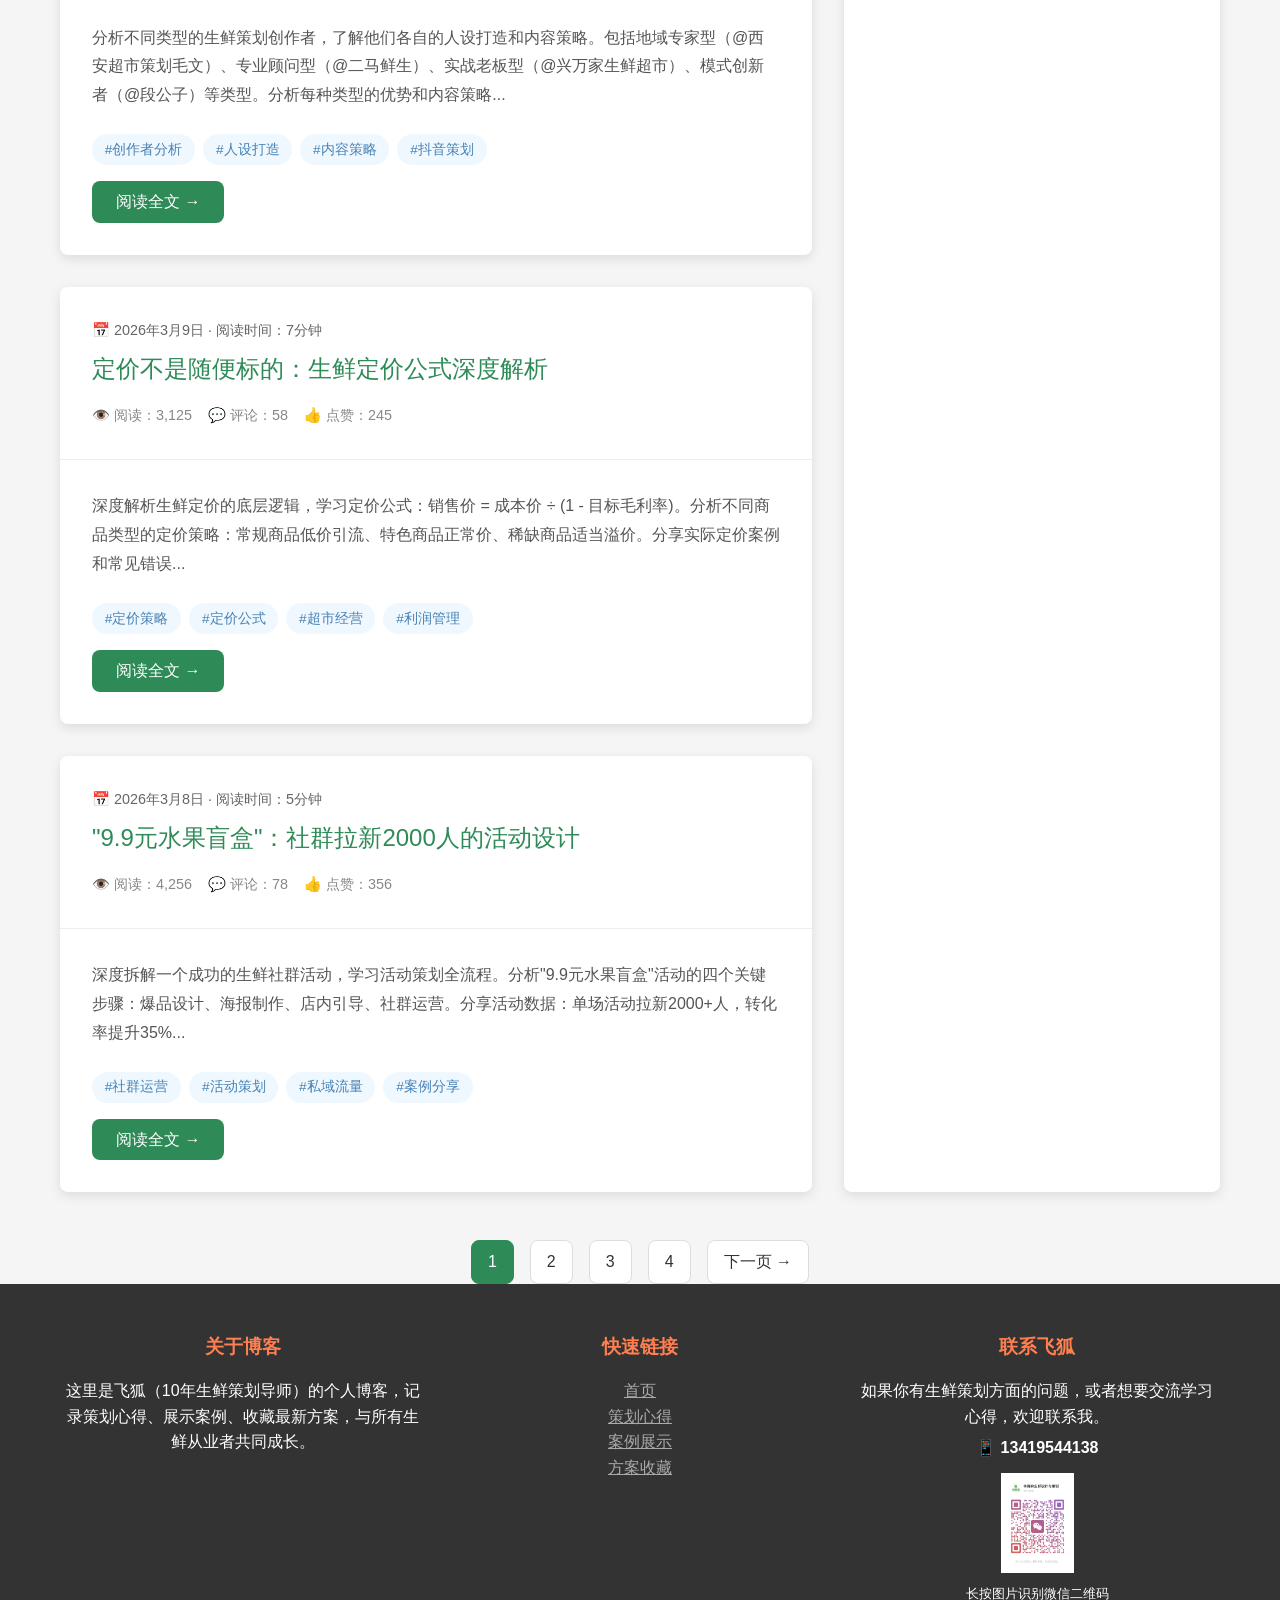
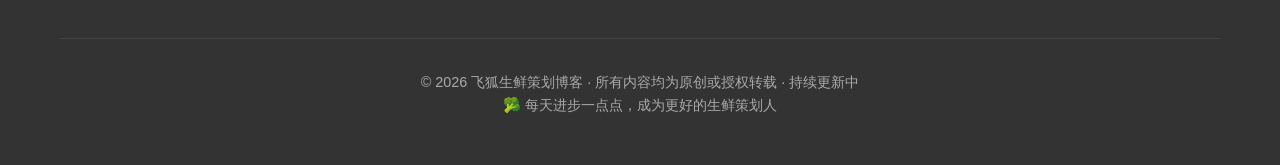
<file: blog.html>
<!DOCTYPE html>
<html lang="zh-CN">
<head>
    <meta charset="UTF-8">
    <meta name="viewport" content="width=device-width, initial-scale=1.0">
    <title>策划心得 - 飞狐生鲜策划博客</title>
  <link rel="icon" href="logo1.png" type="image/png"/>
    <style>
        /* 继承首页样式 */
        :root {
            --primary-color: #2E8B57;
            --secondary-color: #FF7F50;
            --accent-color: #4682B4;
            --light-color: #F5F5F5;
            --dark-color: #333333;
            --border-radius: 8px;
            --box-shadow: 0 4px 12px rgba(0, 0, 0, 0.1);
            --transition: all 0.3s ease;
        }
        
        * {
            margin: 0;
            padding: 0;
            box-sizing: border-box;
        }
        
        body {
            font-family: 'Segoe UI', 'Microsoft YaHei', sans-serif;
            line-height: 1.6;
            color: var(--dark-color);
            background-color: var(--light-color);
        }
        
        .container {
            max-width: 1200px;
            margin: 0 auto;
            padding: 0 20px;
        }
        
        /* 头部样式 */
        header {
            background: linear-gradient(135deg, var(--primary-color), #3CB371);
            color: white;
            padding: 2rem 0;
            text-align: center;
            box-shadow: var(--box-shadow);
        }
        
        .logo {
            font-size: 2.5rem;
            font-weight: bold;
            margin-bottom: 0.5rem;
        }
        
        .tagline {
            font-size: 1.2rem;
            opacity: 0.9;
            margin-bottom: 1.5rem;
        }
        
        /* 导航栏 */
        nav {
            background-color: white;
            padding: 1rem 0;
            position: sticky;
            top: 0;
            z-index: 100;
            box-shadow: 0 2px 10px rgba(0, 0, 0, 0.1);
        }
        
        .nav-container {
            display: flex;
            justify-content: space-between;
            align-items: center;
        }
        
        .nav-links {
            display: flex;
            gap: 2rem;
            list-style: none;
        }
        
        .nav-links a {
            text-decoration: none;
            color: var(--dark-color);
            font-weight: 500;
            padding: 0.5rem 1rem;
            border-radius: var(--border-radius);
            transition: var(--transition);
        }
        
        .nav-links a:hover {
            background-color: var(--primary-color);
            color: white;
        }
        
        .nav-links a.active {
            background-color: var(--primary-color);
            color: white;
        }
        
        /* 博客内容样式 */
        main {
            padding: 3rem 0;
        }
        
        .page-header {
            text-align: center;
            margin-bottom: 3rem;
            padding-bottom: 1.5rem;
            border-bottom: 3px solid var(--secondary-color);
        }
        
        .page-header h1 {
            font-size: 2.5rem;
            color: var(--primary-color);
            margin-bottom: 1rem;
        }
        
        .page-description {
            font-size: 1.1rem;
            color: #666;
            max-width: 800px;
            margin: 0 auto;
        }
        
        /* 博客文章列表 */
        .blog-list {
            display: grid;
            gap: 2rem;
        }
        
        .blog-post {
            background: white;
            border-radius: var(--border-radius);
            box-shadow: var(--box-shadow);
            overflow: hidden;
            transition: var(--transition);
        }
        
        .blog-post:hover {
            transform: translateY(-5px);
            box-shadow: 0 8px 20px rgba(0, 0, 0, 0.15);
        }
        
        .post-header {
            padding: 2rem;
            border-bottom: 1px solid #EEE;
        }
        
        .post-date {
            color: #666;
            font-size: 0.9rem;
            margin-bottom: 0.5rem;
        }
        
        .post-title {
            font-size: 1.5rem;
            color: var(--primary-color);
            margin-bottom: 0.5rem;
            text-decoration: none;
            display: block;
        }
        
        .post-title:hover {
            color: var(--accent-color);
        }
        
        .post-meta {
            display: flex;
            gap: 1rem;
            color: #888;
            font-size: 0.9rem;
            margin-top: 1rem;
        }
        
        .post-content {
            padding: 2rem;
        }
        
        .post-excerpt {
            color: #555;
            margin-bottom: 1.5rem;
            line-height: 1.8;
        }
        
        .read-more {
            display: inline-block;
            padding: 0.5rem 1.5rem;
            background-color: var(--primary-color);
            color: white;
            text-decoration: none;
            border-radius: var(--border-radius);
            transition: var(--transition);
        }
        
        .read-more:hover {
            background-color: #26734d;
        }
        
        /* 标签 */
        .tags {
            display: flex;
            flex-wrap: wrap;
            gap: 0.5rem;
            margin-top: 1rem;
        }
        
        .tag {
            display: inline-block;
            padding: 0.3rem 0.8rem;
            background-color: #F0F8FF;
            color: var(--accent-color);
            border-radius: 20px;
            font-size: 0.85rem;
            text-decoration: none;
            transition: var(--transition);
        }
        
        .tag:hover {
            background-color: var(--accent-color);
            color: white;
        }
        
        /* 分页 */
        .pagination {
            display: flex;
            justify-content: center;
            gap: 1rem;
            margin-top: 3rem;
        }
        
        .page-link {
            padding: 0.5rem 1rem;
            background-color: white;
            border: 1px solid #DDD;
            border-radius: var(--border-radius);
            text-decoration: none;
            color: var(--dark-color);
            transition: var(--transition);
        }
        
        .page-link:hover {
            background-color: var(--primary-color);
            color: white;
            border-color: var(--primary-color);
        }
        
        .page-link.active {
            background-color: var(--primary-color);
            color: white;
            border-color: var(--primary-color);
        }
        
        /* 侧边栏 */
        .sidebar {
            background: white;
            padding: 2rem;
            border-radius: var(--border-radius);
            box-shadow: var(--box-shadow);
            margin-top: 2rem;
        }
        
        .sidebar h3 {
            color: var(--primary-color);
            margin-bottom: 1rem;
            padding-bottom: 0.5rem;
            border-bottom: 2px solid #EEE;
        }
        
        /* 页脚 */
        footer {
            background-color: var(--dark-color);
            color: white;
            padding: 3rem 0;
            text-align: center;
        }
        
        .footer-content {
            display: grid;
            grid-template-columns: repeat(auto-fit, minmax(250px, 1fr));
            gap: 2rem;
            margin-bottom: 2rem;
        }
        
        .footer-section h3 {
            color: var(--secondary-color);
            margin-bottom: 1rem;
        }
        
        .copyright {
            padding-top: 2rem;
            border-top: 1px solid #444;
            color: #AAA;
            font-size: 0.9rem;
        }
        
        /* 响应式设计 */
        @media (max-width: 768px) {
            .nav-container {
                flex-direction: column;
                gap: 1rem;
            }
            
            .nav-links {
                flex-wrap: wrap;
                justify-content: center;
            }
            
            .post-meta {
                flex-direction: column;
                gap: 0.5rem;
            }
        }
        
        /* 工具类 */
        .btn {
            display: inline-block;
            padding: 0.8rem 2rem;
            background-color: var(--primary-color);
            color: white;
            text-decoration: none;
            border-radius: var(--border-radius);
            font-weight: 500;
            transition: var(--transition);
            border: none;
            cursor: pointer;
        }
        
        .btn:hover {
            background-color: #26734d;
            transform: translateY(-2px);
        }
        
        .grid-2-1 {
            display: grid;
            grid-template-columns: 2fr 1fr;
            gap: 2rem;
        }
        
        @media (max-width: 992px) {
            .grid-2-1 {
                grid-template-columns: 1fr;
            }
        }
    </style>
</head>
<body>
    <!-- 头部 -->
    <header>
        <div class="container">
            <div class="logo">🥦 飞狐生鲜策划</div>
            <div class="tagline">10年实战经验 · 专业策划导师 · 每日学习成长</div>
        </div>
    </header>

    <!-- 导航栏 -->
    <nav>
        <div class="container nav-container">
            <div class="logo" style="color: var(--primary-color); font-size: 1.5rem;">🥦 飞狐策划</div>
            <ul class="nav-links">
                <li><a href="index.html">首页</a></li>
                <li><a href="blog.html" class="active">策划心得</a></li>
                <li><a href="cases.html">案例展示</a></li>
                <li><a href="collection.html">方案收藏</a></li>
                <li><a href="resources.html">资源下载</a></li>
                <li><a href="about.html">关于我</a></li>
            </ul>
        </div>
    </nav>

    <!-- 主要内容 -->
    <main class="container">
        <div class="page-header">
            <h1>📝 策划心得</h1>
            <p class="page-description">这里记录了我每日学习抖音生鲜策划视频的收获，深度拆解优秀文案和策略，建立个人知识体系。每篇文章都是实战经验的积累。</p>
        </div>
        
        <div class="grid-2-1">
            <!-- 博客文章列表 -->
            <div class="blog-list">
                <!-- 文章1 -->
                <article class="blog-post">
                    <div class="post-header">
                        <div class="post-date">📅 2026年3月12日 · 阅读时间：8分钟</div>
                        <a href="article1.html" class="post-title">抖音生鲜策划Top 10视频分析：第一天学习收获</a>
                        <div class="post-meta">
                            <span>👁️ 阅读：1,235</span>
                            <span>💬 评论：24</span>
                            <span>👍 点赞：89</span>
                        </div>
                    </div>
                    <div class="post-content">
                        <p class="post-excerpt">首次系统分析抖音生鲜策划视频，发现了损耗控制、定价策略、营销引流三大热门主题。分析了10个高赞视频的文案结构和策划策略，总结了痛点精准打击、具体解决方案、概念打造等核心规律...</p>
                        <div class="tags">
                            <a href="#" class="tag">#生鲜策划</a>
                            <a href="#" class="tag">#抖音分析</a>
                            <a href="#" class="tag">#学习系统</a>
                            <a href="#" class="tag">#文案拆解</a>
                        </div>
                        <a href="article1.html" class="read-more" style="margin-top: 1rem; display: inline-block;">阅读全文 →</a>
                    </div>
                </article>
                
                <!-- 文章2 -->
                <article class="blog-post">
                    <div class="post-header">
                        <div class="post-date">📅 2026年3月11日 · 阅读时间：6分钟</div>
                        <a href="article2.html" class="post-title">生鲜超市"黄金时间法则"：如何降低50%损耗</a>
                        <div class="post-meta">
                            <span>👁️ 阅读：2,458</span>
                            <span>💬 评论：36</span>
                            <span>👍 点赞：156</span>
                        </div>
                    </div>
                    <div class="post-content">
                        <p class="post-excerpt">拆解@生鲜祥哥的高赞视频，学习如何打造易于传播的策划概念。分析"黄金时间法则"的三个关键时间点：采摘后3小时、到店后2小时、上架后1小时。学习如何用具体案例增加可信度，如何设计检查式互动...</p>
                        <div class="tags">
                            <a href="#" class="tag">#损耗控制</a>
                            <a href="#" class="tag">#黄金时间法则</a>
                            <a href="#" class="tag">#案例拆解</a>
                            <a href="#" class="tag">#互动设计</a>
                        </div>
                        <a href="article2.html" class="read-more" style="margin-top: 1rem; display: inline-block;">阅读全文 →</a>
                    </div>
                </article>
                
                <!-- 文章3 -->
                <article class="blog-post">
                    <div class="post-header">
                        <div class="post-date">📅 2026年3月10日 · 阅读时间：10分钟</div>
                        <a href="article3.html" class="post-title">从地域专家到模式创新者：抖音生鲜策划创作者类型分析</a>
                        <div class="post-meta">
                            <span>👁️ 阅读：1,892</span>
                            <span>💬 评论：42</span>
                            <span>👍 点赞：124</span>
                        </div>
                    </div>
                    <div class="post-content">
                        <p class="post-excerpt">分析不同类型的生鲜策划创作者，了解他们各自的人设打造和内容策略。包括地域专家型（@西安超市策划毛文）、专业顾问型（@二马鲜生）、实战老板型（@兴万家生鲜超市）、模式创新者（@段公子）等类型。分析每种类型的优势和内容策略...</p>
                        <div class="tags">
                            <a href="#" class="tag">#创作者分析</a>
                            <a href="#" class="tag">#人设打造</a>
                            <a href="#" class="tag">#内容策略</a>
                            <a href="#" class="tag">#抖音策划</a>
                        </div>
                        <a href="article3.html" class="read-more" style="margin-top: 1rem; display: inline-block;">阅读全文 →</a>
                    </div>
                </article>
                
                <!-- 文章4 -->
                <article class="blog-post">
                    <div class="post-header">
                        <div class="post-date">📅 2026年3月9日 · 阅读时间：7分钟</div>
                        <a href="article4.html" class="post-title">定价不是随便标的：生鲜定价公式深度解析</a>
                        <div class="post-meta">
                            <span>👁️ 阅读：3,125</span>
                            <span>💬 评论：58</span>
                            <span>👍 点赞：245</span>
                        </div>
                    </div>
                    <div class="post-content">
                        <p class="post-excerpt">深度解析生鲜定价的底层逻辑，学习定价公式：销售价 = 成本价 ÷ (1 - 目标毛利率)。分析不同商品类型的定价策略：常规商品低价引流、特色商品正常价、稀缺商品适当溢价。分享实际定价案例和常见错误...</p>
                        <div class="tags">
                            <a href="#" class="tag">#定价策略</a>
                            <a href="#" class="tag">#定价公式</a>
                            <a href="#" class="tag">#超市经营</a>
                            <a href="#" class="tag">#利润管理</a>
                        </div>
                        <a href="article4.html" class="read-more" style="margin-top: 1rem; display: inline-block;">阅读全文 →</a>
                    </div>
                </article>
                
                <!-- 文章5 -->
                <article class="blog-post">
                    <div class="post-header">
                        <div class="post-date">📅 2026年3月8日 · 阅读时间：5分钟</div>
                        <a href="article5.html" class="post-title">"9.9元水果盲盒"：社群拉新2000人的活动设计</a>
                        <div class="post-meta">
                            <span>👁️ 阅读：4,256</span>
                            <span>💬 评论：78</span>
                            <span>👍 点赞：356</span>
                        </div>
                    </div>
                    <div class="post-content">
                        <p class="post-excerpt">深度拆解一个成功的生鲜社群活动，学习活动策划全流程。分析"9.9元水果盲盒"活动的四个关键步骤：爆品设计、海报制作、店内引导、社群运营。分享活动数据：单场活动拉新2000+人，转化率提升35%...</p>
                        <div class="tags">
                            <a href="#" class="tag">#社群运营</a>
                            <a href="#" class="tag">#活动策划</a>
                            <a href="#" class="tag">#私域流量</a>
                            <a href="#" class="tag">#案例分享</a>
                        </div>
                        <a href="article5.html" class="read-more" style="margin-top: 1rem; display: inline-block;">阅读全文 →</a>
                    </div>
                </article>
            </div>
            
            <!-- 侧边栏 -->
            <div class="sidebar">
                <h3>📅 每日学习</h3>
                <p>每天分析10个抖音生鲜策划视频，持续积累实战经验。关注最新行业动态，拆解优秀策划方案。</p>
                <a href="daily.html" class="btn" style="margin-top: 1rem; display: block; text-align: center;">查看今日分析</a>
                
                <h3 style="margin-top: 2rem;">🏆 热门文章</h3>
                <ul style="list-style: none;">
                    <li style="padding: 0.5rem 0; border-bottom: 1px solid #EEE;">
                        <a href="#" style="color: var(--dark-color); text-decoration: none;">定价公式深度解析</a>
                    </li>
                    <li style="padding: 0.5rem 0; border-bottom: 1px solid #EEE;">
                        <a href="#" style="color: var(--dark-color); text-decoration: none;">"9.9元水果盲盒"活动设计</a>
                    </li>
                    <li style="padding: 0.5rem 0; border-bottom: 1px solid #EEE;">
                        <a href="#" style="color: var(--dark-color); text-decoration: none;">黄金时间法则详解</a>
                    </li>
                    <li style="padding: 0.5rem 0; border-bottom: 1px solid #EEE;">
                        <a href="#" style="color: var(--dark-color); text-decoration: none;">抖音创作者类型分析</a>
                    </li>
                </ul>
                
                <h3 style="margin-top: 2rem;">📂 文章分类</h3>
                <ul style="list-style: none;">
                    <li style="padding: 0.5rem 0; border-bottom: 1px solid #EEE;">
                        <a href="#" style="color: var(--dark-color); text-decoration: none;">损耗控制策略 (12篇)</a>
                    </li>
                    <li style="padding: 0.5rem 0; border-bottom: 1px solid #EEE;">
                        <a href="#" style="color: var(--dark-color); text-decoration: none;">定价方法 (8篇)</a>
                    </li>
                    <li style="padding: 0.5rem 0; border-bottom: 1px solid #EEE;">
                        <a href="#" style="color: var(--dark-color); text-decoration: none;">引流获客 (15篇)</a>
                    </li>
                    <li style="padding: 0.5rem 0; border-bottom: 1px solid #EEE;">
                        <a href="#" style="color: var(--dark-color); text-decoration: none;">私域建设 (6篇)</a>
                    </li>
                    <li style="padding: 0.5rem 0; border-bottom: 1px solid #EEE;">
                        <a href="#" style="color: var(--dark-color); text-decoration: none;">抖音策划 (25篇)</a>
                    </li>
                </ul>
                
                <h3 style="margin-top: 2rem;">📱 联系我</h3>
                <p>有问题直接联系，快速回复。</p>
                <a href="tel:13419544138" class="btn" style="display:block;margin-top:0.5rem;text-align:center;">拨打 13419544138</a>
            </div>
        </div>
        
        <!-- 分页 -->
        <div class="pagination">
            <a href="#" class="page-link active">1</a>
            <a href="#" class="page-link">2</a>
            <a href="#" class="page-link">3</a>
            <a href="#" class="page-link">4</a>
            <a href="#" class="page-link">下一页 →</a>
        </div>
    </main>

    <!-- 页脚 -->
    <footer>
        <div class="container">
            <div class="footer-content">
                <div class="footer-section">
                    <h3>关于博客</h3>
                    <p>这里是飞狐（10年生鲜策划导师）的个人博客，记录策划心得、展示案例、收藏最新方案，与所有生鲜从业者共同成长。</p>
                </div>
                
                <div class="footer-section">
                    <h3>快速链接</h3>
                    <ul style="list-style: none;">
                        <li><a href="index.html" style="color: #AAA;">首页</a></li>
                        <li><a href="blog.html" style="color: #AAA;">策划心得</a></li>
                        <li><a href="cases.html" style="color: #AAA;">案例展示</a></li>
                        <li><a href="collection.html" style="color: #AAA;">方案收藏</a></li>
                    </ul>
                </div>
                
                <div class="footer-section">
                    <h3>联系飞狐</h3>
                    <p>如果你有生鲜策划方面的问题，或者想要交流学习心得，欢迎联系我。</p>
                    <a href="tel:13419544138" style="display:block;font-weight:700;font-size:1rem;color:inherit;text-decoration:none;margin:6px 0;">📱 13419544138</a>
                    <img src="wx.jpg" alt="微信二维码" style="width:100px;height:100px;object-fit:contain;margin-top:6px;border-radius:4px;"/><br/>
                    <small>长按图片识别微信二维码</small>
                </div>
            </div>
            
            <div class="copyright">
                <p>© 2026 飞狐生鲜策划博客 · 所有内容均为原创或授权转载 · 持续更新中</p>
                <p>🥦 每天进步一点点，成为更好的生鲜策划人</p>
            </div>
        </div>
    </footer>

    <script>
        // 简单的交互效果
        document.addEventListener('DOMContentLoaded', function() {
            // 导航栏活动状态
            const currentPage = window.location.pathname.split('/').pop();
            const navLinks = document.querySelectorAll('.nav-links a');
            
            navLinks.forEach(link => {
                if (link.getAttribute('href') === currentPage) {
                    link.classList.add('active');
                } else {
                    link.classList.remove('active');
                }
            });
            
            // 文章点击效果
            const posts = document.querySelectorAll('.blog-post');
            posts.forEach(post => {
                post.addEventListener('click', function(e) {
                    if (e.target.tagName !== 'A' && !e.target.classList.contains('read-more')) {
                        const link = this.querySelector('.post-title');
                        if (link) {
                            window.location.href = link.href;
                        }
                    }
                });
            });
        });
    </script>
</body>
</html>
</file>
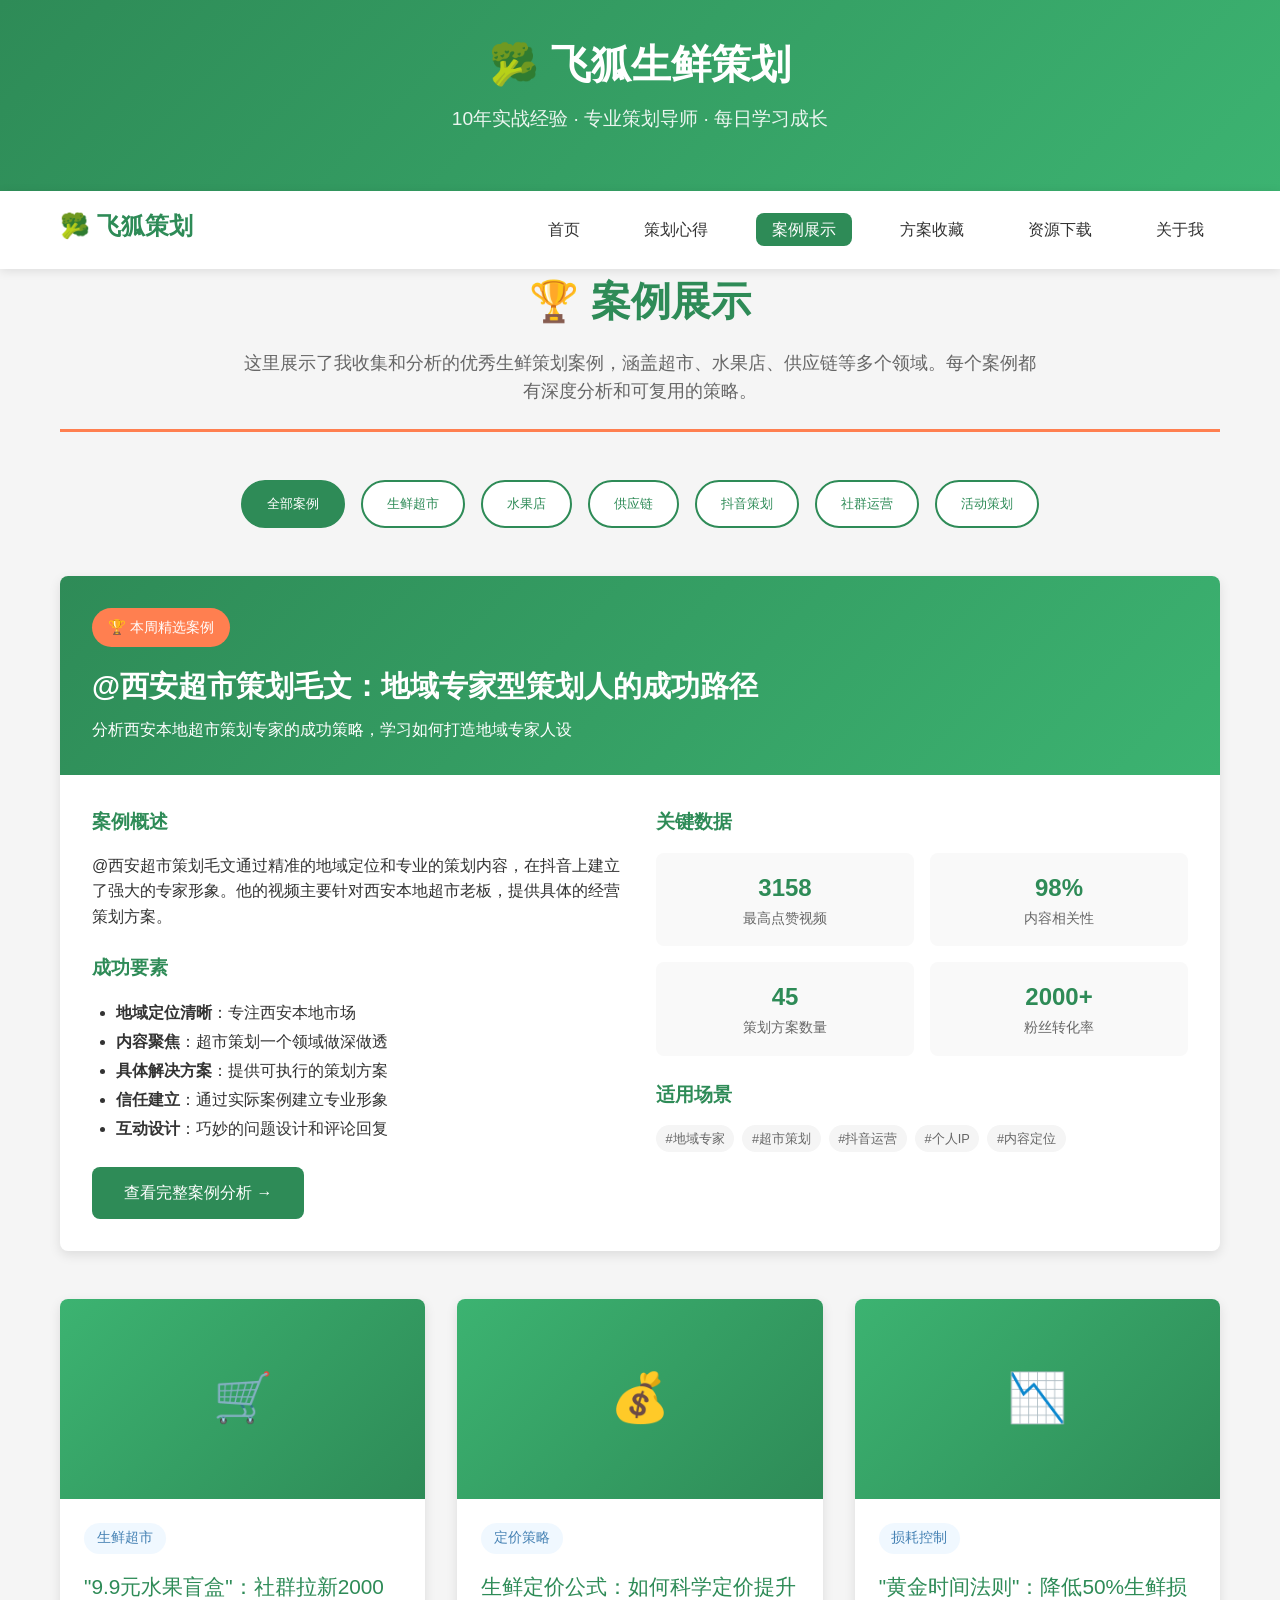
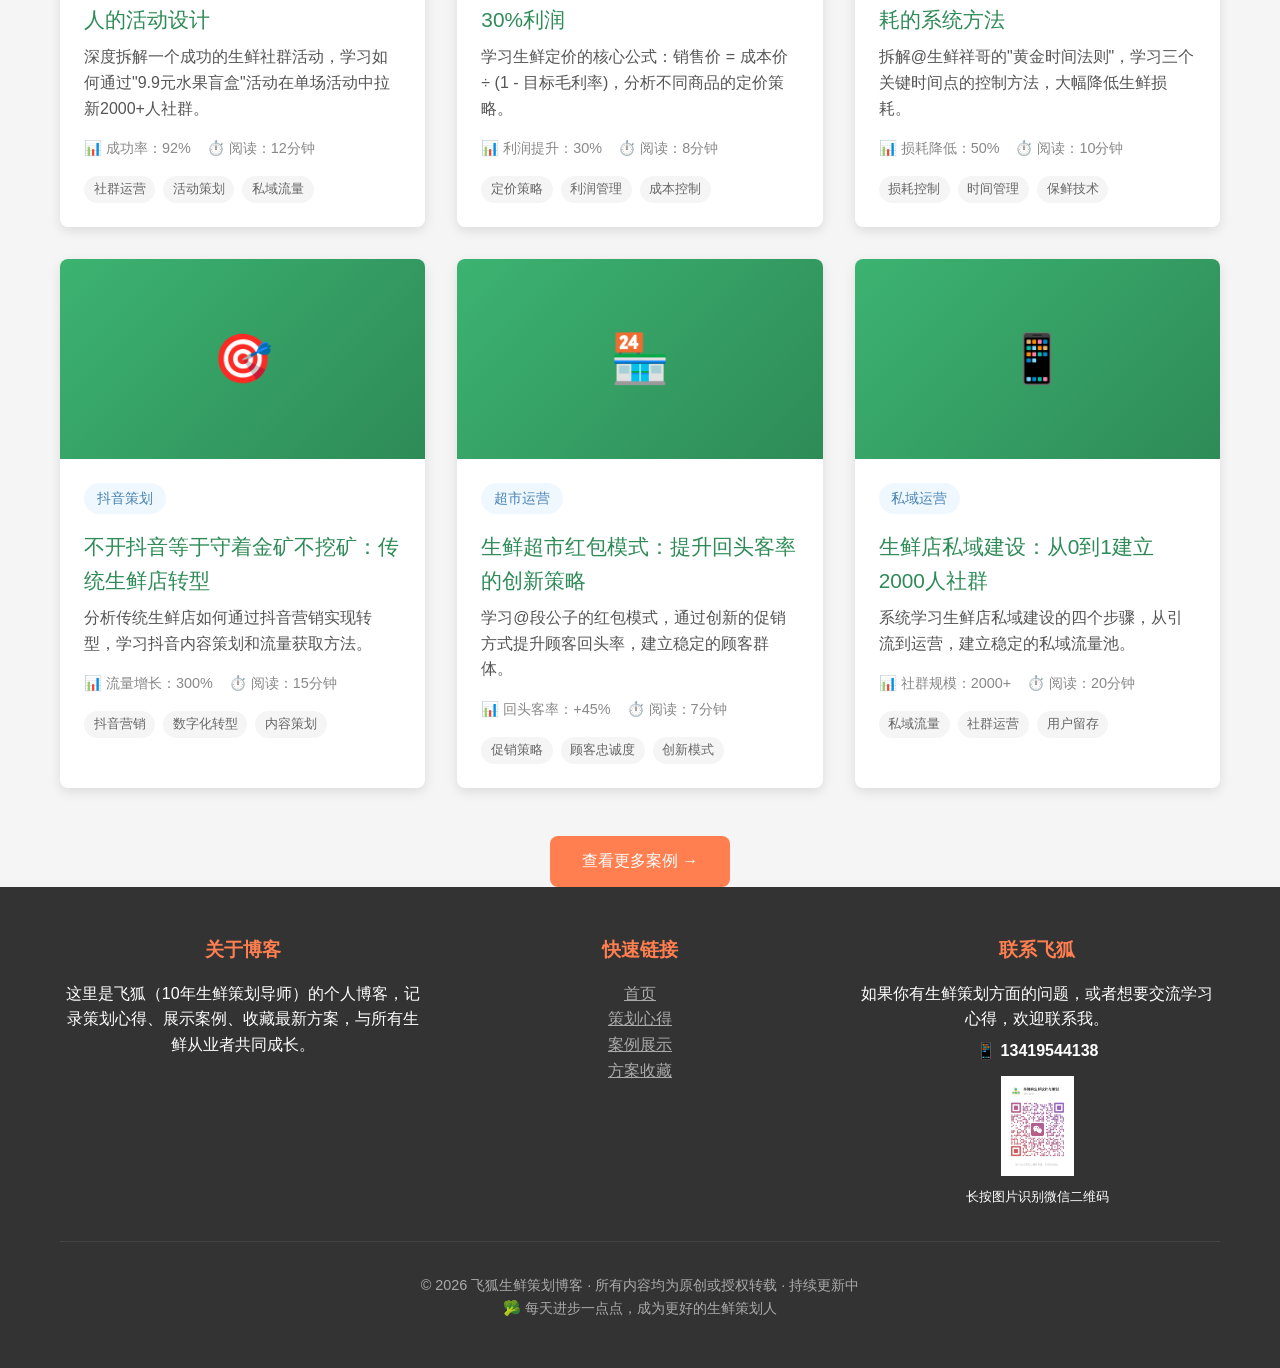
<file: cases.html>
<!DOCTYPE html>
<html lang="zh-CN">
<head>
    <meta charset="UTF-8">
    <meta name="viewport" content="width=device-width, initial-scale=1.0">
    <title>案例展示 - 飞狐生鲜策划博客</title>
  <link rel="icon" href="logo1.png" type="image/png"/>
    <style>
        /* 继承基础样式 */
        :root {
            --primary-color: #2E8B57;
            --secondary-color: #FF7F50;
            --accent-color: #4682B4;
            --light-color: #F5F5F5;
            --dark-color: #333333;
            --border-radius: 8px;
            --box-shadow: 0 4px 12px rgba(0, 0, 0, 0.1);
            --transition: all 0.3s ease;
        }
        
        * {
            margin: 0;
            padding: 0;
            box-sizing: border-box;
        }
        
        body {
            font-family: 'Segoe UI', 'Microsoft YaHei', sans-serif;
            line-height: 1.6;
            color: var(--dark-color);
            background-color: var(--light-color);
        }
        
        .container {
            max-width: 1200px;
            margin: 0 auto;
            padding: 0 20px;
        }
        
        /* 头部样式 */
        header {
            background: linear-gradient(135deg, var(--primary-color), #3CB371);
            color: white;
            padding: 2rem 0;
            text-align: center;
            box-shadow: var(--box-shadow);
        }
        
        .logo {
            font-size: 2.5rem;
            font-weight: bold;
            margin-bottom: 0.5rem;
        }
        
        .tagline {
            font-size: 1.2rem;
            opacity: 0.9;
            margin-bottom: 1.5rem;
        }
        
        /* 导航栏 */
        nav {
            background-color: white;
            padding: 1rem 0;
            position: sticky;
            top: 0;
            z-index: 100;
            box-shadow: 0 2px 10px rgba(0, 0, 0, 0.1);
        }
        
        .nav-container {
            display: flex;
            justify-content: space-between;
            align-items: center;
        }
        
        .nav-links {
            display: flex;
            gap: 2rem;
            list-style: none;
        }
        
        .nav-links a {
            text-decoration: none;
            color: var(--dark-color);
            font-weight: 500;
            padding: 0.5rem 1rem;
            border-radius: var(--border-radius);
            transition: var(--transition);
        }
        
        .nav-links a:hover {
            background-color: var(--primary-color);
            color: white;
        }
        
        .nav-links a.active {
            background-color: var(--primary-color);
            color: white;
        }
        
        /* 案例展示样式 */
        main {
            padding: 3rem 0;
        }
        
        .page-header {
            text-align: center;
            margin-bottom: 3rem;
            padding-bottom: 1.5rem;
            border-bottom: 3px solid var(--secondary-color);
        }
        
        .page-header h1 {
            font-size: 2.5rem;
            color: var(--primary-color);
            margin-bottom: 1rem;
        }
        
        .page-description {
            font-size: 1.1rem;
            color: #666;
            max-width: 800px;
            margin: 0 auto;
        }
        
        /* 案例分类 */
        .case-categories {
            display: flex;
            justify-content: center;
            flex-wrap: wrap;
            gap: 1rem;
            margin-bottom: 3rem;
        }
        
        .category-btn {
            padding: 0.8rem 1.5rem;
            background-color: white;
            border: 2px solid var(--primary-color);
            border-radius: 30px;
            color: var(--primary-color);
            font-weight: 500;
            cursor: pointer;
            transition: var(--transition);
        }
        
        .category-btn:hover,
        .category-btn.active {
            background-color: var(--primary-color);
            color: white;
        }
        
        /* 案例网格 */
        .cases-grid {
            display: grid;
            grid-template-columns: repeat(auto-fill, minmax(350px, 1fr));
            gap: 2rem;
            margin-bottom: 3rem;
        }
        
        .case-card {
            background: white;
            border-radius: var(--border-radius);
            overflow: hidden;
            box-shadow: var(--box-shadow);
            transition: var(--transition);
        }
        
        .case-card:hover {
            transform: translateY(-10px);
            box-shadow: 0 12px 25px rgba(0, 0, 0, 0.15);
        }
        
        .case-image {
            height: 200px;
            background: linear-gradient(135deg, #3CB371, #2E8B57);
            display: flex;
            align-items: center;
            justify-content: center;
            color: white;
            font-size: 3rem;
        }
        
        .case-content {
            padding: 1.5rem;
        }
        
        .case-type {
            display: inline-block;
            padding: 0.3rem 0.8rem;
            background-color: #F0F8FF;
            color: var(--accent-color);
            border-radius: 20px;
            font-size: 0.85rem;
            margin-bottom: 1rem;
        }
        
        .case-title {
            font-size: 1.3rem;
            color: var(--primary-color);
            margin-bottom: 0.5rem;
            text-decoration: none;
            display: block;
        }
        
        .case-title:hover {
            color: var(--accent-color);
        }
        
        .case-excerpt {
            color: #555;
            margin-bottom: 1rem;
            line-height: 1.6;
        }
        
        .case-stats {
            display: flex;
            gap: 1rem;
            color: #888;
            font-size: 0.9rem;
            margin-bottom: 1rem;
        }
        
        .case-tags {
            display: flex;
            flex-wrap: wrap;
            gap: 0.5rem;
        }
        
        .case-tag {
            display: inline-block;
            padding: 0.2rem 0.6rem;
            background-color: #F5F5F5;
            color: #666;
            border-radius: 15px;
            font-size: 0.8rem;
        }
        
        /* 精选案例 */
        .featured-case {
            background: white;
            border-radius: var(--border-radius);
            overflow: hidden;
            box-shadow: var(--box-shadow);
            margin-bottom: 3rem;
        }
        
        .featured-header {
            padding: 2rem;
            background: linear-gradient(135deg, var(--primary-color), #3CB371);
            color: white;
        }
        
        .featured-badge {
            display: inline-block;
            padding: 0.5rem 1rem;
            background-color: var(--secondary-color);
            border-radius: 20px;
            font-size: 0.9rem;
            margin-bottom: 1rem;
        }
        
        .featured-title {
            font-size: 1.8rem;
            margin-bottom: 0.5rem;
        }
        
        .featured-content {
            padding: 2rem;
            display: grid;
            grid-template-columns: 1fr 1fr;
            gap: 2rem;
        }
        
        .featured-stats {
            display: grid;
            grid-template-columns: repeat(2, 1fr);
            gap: 1rem;
        }
        
        .stat-item {
            text-align: center;
            padding: 1rem;
            background: #F9F9F9;
            border-radius: var(--border-radius);
        }
        
        .stat-value {
            font-size: 1.5rem;
            color: var(--primary-color);
            font-weight: bold;
        }
        
        .stat-label {
            color: #666;
            font-size: 0.9rem;
        }
        
        /* 页脚 */
        footer {
            background-color: var(--dark-color);
            color: white;
            padding: 3rem 0;
            text-align: center;
        }
        
        .footer-content {
            display: grid;
            grid-template-columns: repeat(auto-fit, minmax(250px, 1fr));
            gap: 2rem;
            margin-bottom: 2rem;
        }
        
        .footer-section h3 {
            color: var(--secondary-color);
            margin-bottom: 1rem;
        }
        
        .copyright {
            padding-top: 2rem;
            border-top: 1px solid #444;
            color: #AAA;
            font-size: 0.9rem;
        }
        
        /* 响应式设计 */
        @media (max-width: 768px) {
            .nav-container {
                flex-direction: column;
                gap: 1rem;
            }
            
            .nav-links {
                flex-wrap: wrap;
                justify-content: center;
            }
            
            .cases-grid {
                grid-template-columns: 1fr;
            }
            
            .featured-content {
                grid-template-columns: 1fr;
            }
            
            .featured-stats {
                grid-template-columns: repeat(2, 1fr);
            }
        }
        
        /* 工具类 */
        .btn {
            display: inline-block;
            padding: 0.8rem 2rem;
            background-color: var(--primary-color);
            color: white;
            text-decoration: none;
            border-radius: var(--border-radius);
            font-weight: 500;
            transition: var(--transition);
            border: none;
            cursor: pointer;
        }
        
        .btn:hover {
            background-color: #26734d;
            transform: translateY(-2px);
        }
        
        .btn-secondary {
            background-color: var(--secondary-color);
        }
        
        .btn-secondary:hover {
            background-color: #e56b37;
        }
        
        .text-center {
            text-align: center;
        }
    </style>
</head>
<body>
    <!-- 头部 -->
    <header>
        <div class="container">
            <div class="logo">🥦 飞狐生鲜策划</div>
            <div class="tagline">10年实战经验 · 专业策划导师 · 每日学习成长</div>
        </div>
    </header>

    <!-- 导航栏 -->
    <nav>
        <div class="container nav-container">
            <div class="logo" style="color: var(--primary-color); font-size: 1.5rem;">🥦 飞狐策划</div>
            <ul class="nav-links">
                <li><a href="index.html">首页</a></li>
                <li><a href="blog.html">策划心得</a></li>
                <li><a href="cases.html" class="active">案例展示</a></li>
                <li><a href="collection.html">方案收藏</a></li>
                <li><a href="resources.html">资源下载</a></li>
                <li><a href="about.html">关于我</a></li>
            </ul>
        </div>
    </nav>

    <!-- 主要内容 -->
    <main class="container">
        <div class="page-header">
            <h1>🏆 案例展示</h1>
            <p class="page-description">这里展示了我收集和分析的优秀生鲜策划案例，涵盖超市、水果店、供应链等多个领域。每个案例都有深度分析和可复用的策略。</p>
        </div>
        
        <!-- 案例分类 -->
        <div class="case-categories">
            <button class="category-btn active">全部案例</button>
            <button class="category-btn">生鲜超市</button>
            <button class="category-btn">水果店</button>
            <button class="category-btn">供应链</button>
            <button class="category-btn">抖音策划</button>
            <button class="category-btn">社群运营</button>
            <button class="category-btn">活动策划</button>
        </div>
        
        <!-- 精选案例 -->
        <div class="featured-case">
            <div class="featured-header">
                <div class="featured-badge">🏆 本周精选案例</div>
                <h2 class="featured-title">@西安超市策划毛文：地域专家型策划人的成功路径</h2>
                <p>分析西安本地超市策划专家的成功策略，学习如何打造地域专家人设</p>
            </div>
            <div class="featured-content">
                <div>
                    <h3 style="color: var(--primary-color); margin-bottom: 1rem;">案例概述</h3>
                    <p>@西安超市策划毛文通过精准的地域定位和专业的策划内容，在抖音上建立了强大的专家形象。他的视频主要针对西安本地超市老板，提供具体的经营策划方案。</p>
                    
                    <h3 style="color: var(--primary-color); margin-top: 1.5rem; margin-bottom: 1rem;">成功要素</h3>
                    <ul style="padding-left: 1.5rem; line-height: 1.8;">
                        <li><strong>地域定位清晰</strong>：专注西安本地市场</li>
                        <li><strong>内容聚焦</strong>：超市策划一个领域做深做透</li>
                        <li><strong>具体解决方案</strong>：提供可执行的策划方案</li>
                        <li><strong>信任建立</strong>：通过实际案例建立专业形象</li>
                        <li><strong>互动设计</strong>：巧妙的问题设计和评论回复</li>
                    </ul>
                    
                    <a href="case1-detail.html" class="btn" style="margin-top: 1.5rem;">查看完整案例分析 →</a>
                </div>
                
                <div>
                    <h3 style="color: var(--primary-color); margin-bottom: 1rem;">关键数据</h3>
                    <div class="featured-stats">
                        <div class="stat-item">
                            <div class="stat-value">3158</div>
                            <div class="stat-label">最高点赞视频</div>
                        </div>
                        <div class="stat-item">
                            <div class="stat-value">98%</div>
                            <div class="stat-label">内容相关性</div>
                        </div>
                        <div class="stat-item">
                            <div class="stat-value">45</div>
                            <div class="stat-label">策划方案数量</div>
                        </div>
                        <div class="stat-item">
                            <div class="stat-value">2000+</div>
                            <div class="stat-label">粉丝转化率</div>
                        </div>
                    </div>
                    
                    <h3 style="color: var(--primary-color); margin-top: 1.5rem; margin-bottom: 1rem;">适用场景</h3>
                    <div class="case-tags">
                        <span class="case-tag">#地域专家</span>
                        <span class="case-tag">#超市策划</span>
                        <span class="case-tag">#抖音运营</span>
                        <span class="case-tag">#个人IP</span>
                        <span class="case-tag">#内容定位</span>
                    </div>
                </div>
            </div>
        </div>
        
        <!-- 案例网格 -->
        <div class="cases-grid">
            <!-- 案例1 -->
            <div class="case-card">
                <div class="case-image">🛒</div>
                <div class="case-content">
                    <span class="case-type">生鲜超市</span>
                    <a href="case2-detail.html" class="case-title">"9.9元水果盲盒"：社群拉新2000人的活动设计</a>
                    <p class="case-excerpt">深度拆解一个成功的生鲜社群活动，学习如何通过"9.9元水果盲盒"活动在单场活动中拉新2000+人社群。</p>
                    <div class="case-stats">
                        <span>📊 成功率：92%</span>
                        <span>⏱️ 阅读：12分钟</span>
                    </div>
                    <div class="case-tags">
                        <span class="case-tag">社群运营</span>
                        <span class="case-tag">活动策划</span>
                        <span class="case-tag">私域流量</span>
                    </div>
                </div>
            </div>
            
            <!-- 案例2 -->
            <div class="case-card">
                <div class="case-image">💰</div>
                <div class="case-content">
                    <span class="case-type">定价策略</span>
                    <a href="case3-detail.html" class="case-title">生鲜定价公式：如何科学定价提升30%利润</a>
                    <p class="case-excerpt">学习生鲜定价的核心公式：销售价 = 成本价 ÷ (1 - 目标毛利率)，分析不同商品的定价策略。</p>
                    <div class="case-stats">
                        <span>📊 利润提升：30%</span>
                        <span>⏱️ 阅读：8分钟</span>
                    </div>
                    <div class="case-tags">
                        <span class="case-tag">定价策略</span>
                        <span class="case-tag">利润管理</span>
                        <span class="case-tag">成本控制</span>
                    </div>
                </div>
            </div>
            
            <!-- 案例3 -->
            <div class="case-card">
                <div class="case-image">📉</div>
                <div class="case-content">
                    <span class="case-type">损耗控制</span>
                    <a href="case4-detail.html" class="case-title">"黄金时间法则"：降低50%生鲜损耗的系统方法</a>
                    <p class="case-excerpt">拆解@生鲜祥哥的"黄金时间法则"，学习三个关键时间点的控制方法，大幅降低生鲜损耗。</p>
                    <div class="case-stats">
                        <span>📊 损耗降低：50%</span>
                        <span>⏱️ 阅读：10分钟</span>
                    </div>
                    <div class="case-tags">
                        <span class="case-tag">损耗控制</span>
                        <span class="case-tag">时间管理</span>
                        <span class="case-tag">保鲜技术</span>
                    </div>
                </div>
            </div>
            
            <!-- 案例4 -->
            <div class="case-card">
                <div class="case-image">🎯</div>
                <div class="case-content">
                    <span class="case-type">抖音策划</span>
                    <a href="case5-detail.html" class="case-title">不开抖音等于守着金矿不挖矿：传统生鲜店转型</a>
                    <p class="case-excerpt">分析传统生鲜店如何通过抖音营销实现转型，学习抖音内容策划和流量获取方法。</p>
                    <div class="case-stats">
                        <span>📊 流量增长：300%</span>
                        <span>⏱️ 阅读：15分钟</span>
                    </div>
                    <div class="case-tags">
                        <span class="case-tag">抖音营销</span>
                        <span class="case-tag">数字化转型</span>
                        <span class="case-tag">内容策划</span>
                    </div>
                </div>
            </div>
            
            <!-- 案例5 -->
            <div class="case-card">
                <div class="case-image">🏪</div>
                <div class="case-content">
                    <span class="case-type">超市运营</span>
                    <a href="case6-detail.html" class="case-title">生鲜超市红包模式：提升回头客率的创新策略</a>
                    <p class="case-excerpt">学习@段公子的红包模式，通过创新的促销方式提升顾客回头率，建立稳定的顾客群体。</p>
                    <div class="case-stats">
                        <span>📊 回头客率：+45%</span>
                        <span>⏱️ 阅读：7分钟</span>
                    </div>
                    <div class="case-tags">
                        <span class="case-tag">促销策略</span>
                        <span class="case-tag">顾客忠诚度</span>
                        <span class="case-tag">创新模式</span>
                    </div>
                </div>
            </div>
            
            <!-- 案例6 -->
            <div class="case-card">
                <div class="case-image">📱</div>
                <div class="case-content">
                    <span class="case-type">私域运营</span>
                    <a href="case7-detail.html" class="case-title">生鲜店私域建设：从0到1建立2000人社群</a>
                    <p class="case-excerpt">系统学习生鲜店私域建设的四个步骤，从引流到运营，建立稳定的私域流量池。</p>
                    <div class="case-stats">
                        <span>📊 社群规模：2000+</span>
                        <span>⏱️ 阅读：20分钟</span>
                    </div>
                    <div class="case-tags">
                        <span class="case-tag">私域流量</span>
                        <span class="case-tag">社群运营</span>
                        <span class="case-tag">用户留存</span>
                    </div>
                </div>
            </div>
        </div>
        
        <!-- 查看更多 -->
        <div class="text-center">
            <a href="#" class="btn btn-secondary">查看更多案例 →</a>
        </div>
    </main>

    <!-- 页脚 -->
    <footer>
        <div class="container">
            <div class="footer-content">
                <div class="footer-section">
                    <h3>关于博客</h3>
                    <p>这里是飞狐（10年生鲜策划导师）的个人博客，记录策划心得、展示案例、收藏最新方案，与所有生鲜从业者共同成长。</p>
                </div>
                
                <div class="footer-section">
                    <h3>快速链接</h3>
                    <ul style="list-style: none;">
                        <li><a href="index.html" style="color: #AAA;">首页</a></li>
                        <li><a href="blog.html" style="color: #AAA;">策划心得</a></li>
                        <li><a href="cases.html" style="color: #AAA;">案例展示</a></li>
                        <li><a href="collection.html" style="color: #AAA;">方案收藏</a></li>
                    </ul>
                </div>
                
                <div class="footer-section">
                    <h3>联系飞狐</h3>
                    <p>如果你有生鲜策划方面的问题，或者想要交流学习心得，欢迎联系我。</p>
                    <a href="tel:13419544138" style="display:block;font-weight:700;font-size:1rem;color:inherit;text-decoration:none;margin:6px 0;">📱 13419544138</a>
                    <img src="wx.jpg" alt="微信二维码" style="width:100px;height:100px;object-fit:contain;margin-top:6px;border-radius:4px;"/><br/>
                    <small>长按图片识别微信二维码</small>
                </div>
            </div>
            
            <div class="copyright">
                <p>© 2026 飞狐生鲜策划博客 · 所有内容均为原创或授权转载 · 持续更新中</p>
                <p>🥦 每天进步一点点，成为更好的生鲜策划人</p>
            </div>
        </div>
    </footer>

    <script>
        // 交互效果
        document.addEventListener('DOMContentLoaded', function() {
            // 导航栏活动状态
            const currentPage = window.location.pathname.split('/').pop();
            const navLinks = document.querySelectorAll('.nav-links a');
            
            navLinks.forEach(link => {
                if (link.getAttribute('href') === currentPage) {
                    link.classList.add('active');
                } else {
                    link.classList.remove('active');
                }
            });
            
            // 案例分类切换
            const categoryBtns = document.querySelectorAll('.category-btn');
            categoryBtns.forEach(btn => {
                btn.addEventListener('click', function() {
                    categoryBtns.forEach(b => b.classList.remove('active'));
                    this.classList.add('active');
                    
                    // 这里可以添加筛选逻辑
                    console.log('切换分类：' + this.textContent);
                });
            });
            
            // 案例卡片点击效果
            const caseCards = document.querySelectorAll('.case-card');
            caseCards.forEach(card => {
                card.addEventListener('click', function(e) {
                    if (e.target.tagName !== 'A') {
                        const link = this.querySelector('.case-title');
                        if (link) {
                            window.location.href = link.href;
                        }
                    }
                });
            });
        });
    </script>
</body>
</html>
</file>
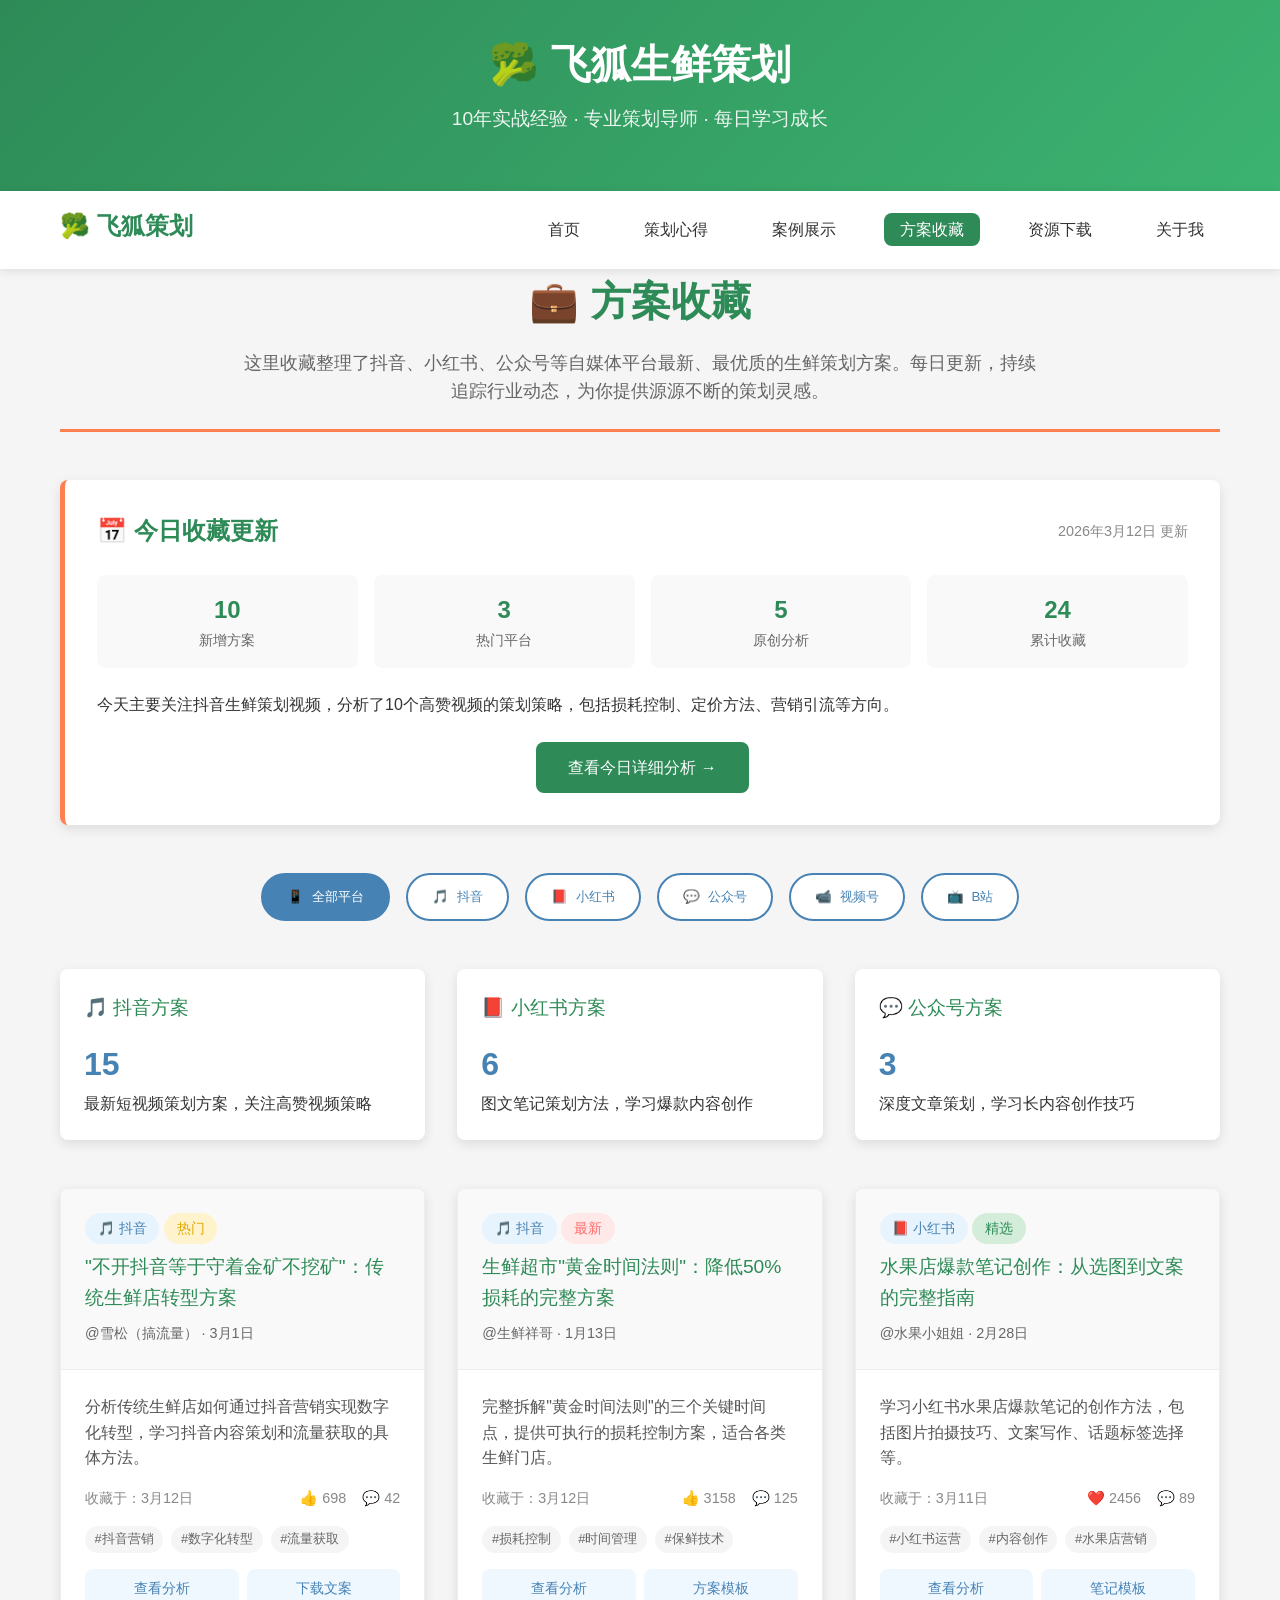
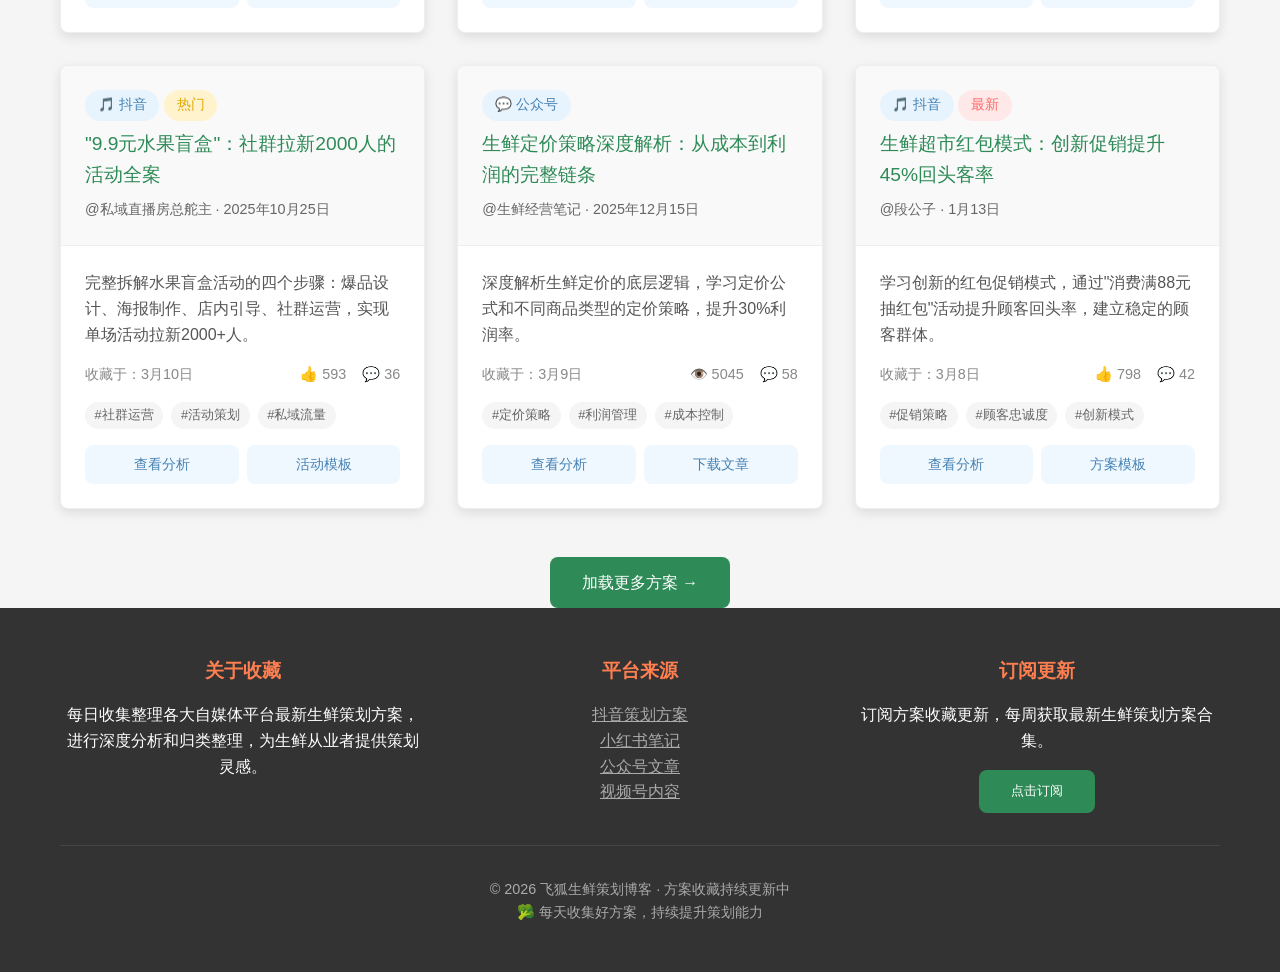
<file: collection.html>
<!DOCTYPE html>
<html lang="zh-CN">
<head>
    <meta charset="UTF-8">
    <meta name="viewport" content="width=device-width, initial-scale=1.0">
    <title>方案收藏 - 飞狐生鲜策划博客</title>
  <link rel="icon" href="logo1.png" type="image/png"/>
    <style>
        /* 继承基础样式 */
        :root {
            --primary-color: #2E8B57;
            --secondary-color: #FF7F50;
            --accent-color: #4682B4;
            --light-color: #F5F5F5;
            --dark-color: #333333;
            --border-radius: 8px;
            --box-shadow: 0 4px 12px rgba(0, 0, 0, 0.1);
            --transition: all 0.3s ease;
        }
        
        * {
            margin: 0;
            padding: 0;
            box-sizing: border-box;
        }
        
        body {
            font-family: 'Segoe UI', 'Microsoft YaHei', sans-serif;
            line-height: 1.6;
            color: var(--dark-color);
            background-color: var(--light-color);
        }
        
        .container {
            max-width: 1200px;
            margin: 0 auto;
            padding: 0 20px;
        }
        
        /* 头部样式 */
        header {
            background: linear-gradient(135deg, var(--primary-color), #3CB371);
            color: white;
            padding: 2rem 0;
            text-align: center;
            box-shadow: var(--box-shadow);
        }
        
        .logo {
            font-size: 2.5rem;
            font-weight: bold;
            margin-bottom: 0.5rem;
        }
        
        .tagline {
            font-size: 1.2rem;
            opacity: 0.9;
            margin-bottom: 1.5rem;
        }
        
        /* 导航栏 */
        nav {
            background-color: white;
            padding: 1rem 0;
            position: sticky;
            top: 0;
            z-index: 100;
            box-shadow: 0 2px 10px rgba(0, 0, 0, 0.1);
        }
        
        .nav-container {
            display: flex;
            justify-content: space-between;
            align-items: center;
        }
        
        .nav-links {
            display: flex;
            gap: 2rem;
            list-style: none;
        }
        
        .nav-links a {
            text-decoration: none;
            color: var(--dark-color);
            font-weight: 500;
            padding: 0.5rem 1rem;
            border-radius: var(--border-radius);
            transition: var(--transition);
        }
        
        .nav-links a:hover {
            background-color: var(--primary-color);
            color: white;
        }
        
        .nav-links a.active {
            background-color: var(--primary-color);
            color: white;
        }
        
        /* 方案收藏样式 */
        main {
            padding: 3rem 0;
        }
        
        .page-header {
            text-align: center;
            margin-bottom: 3rem;
            padding-bottom: 1.5rem;
            border-bottom: 3px solid var(--secondary-color);
        }
        
        .page-header h1 {
            font-size: 2.5rem;
            color: var(--primary-color);
            margin-bottom: 1rem;
        }
        
        .page-description {
            font-size: 1.1rem;
            color: #666;
            max-width: 800px;
            margin: 0 auto;
        }
        
        /* 平台筛选 */
        .platform-filter {
            display: flex;
            justify-content: center;
            flex-wrap: wrap;
            gap: 1rem;
            margin-bottom: 3rem;
        }
        
        .platform-btn {
            padding: 0.8rem 1.5rem;
            background-color: white;
            border: 2px solid var(--accent-color);
            border-radius: 30px;
            color: var(--accent-color);
            font-weight: 500;
            cursor: pointer;
            transition: var(--transition);
            display: flex;
            align-items: center;
            gap: 0.5rem;
        }
        
        .platform-btn:hover,
        .platform-btn.active {
            background-color: var(--accent-color);
            color: white;
        }
        
        /* 方案收藏网格 */
        .collection-grid {
            display: grid;
            grid-template-columns: repeat(auto-fill, minmax(350px, 1fr));
            gap: 2rem;
            margin-bottom: 3rem;
        }
        
        .collection-card {
            background: white;
            border-radius: var(--border-radius);
            overflow: hidden;
            box-shadow: var(--box-shadow);
            transition: var(--transition);
            border: 1px solid #EEE;
        }
        
        .collection-card:hover {
            transform: translateY(-5px);
            box-shadow: 0 10px 20px rgba(0, 0, 0, 0.15);
        }
        
        .collection-header {
            padding: 1.5rem;
            border-bottom: 1px solid #EEE;
            background: #F9F9F9;
        }
        
        .collection-platform {
            display: inline-block;
            padding: 0.3rem 0.8rem;
            background-color: #E8F4FD;
            color: var(--accent-color);
            border-radius: 20px;
            font-size: 0.85rem;
            margin-bottom: 0.5rem;
        }
        
        .collection-title {
            font-size: 1.2rem;
            color: var(--primary-color);
            margin-bottom: 0.5rem;
            text-decoration: none;
            display: block;
        }
        
        .collection-title:hover {
            color: var(--accent-color);
        }
        
        .collection-creator {
            color: #666;
            font-size: 0.9rem;
        }
        
        .collection-content {
            padding: 1.5rem;
        }
        
        .collection-excerpt {
            color: #555;
            margin-bottom: 1rem;
            line-height: 1.6;
        }
        
        .collection-details {
            display: flex;
            justify-content: space-between;
            align-items: center;
            margin-bottom: 1rem;
        }
        
        .collection-date {
            color: #888;
            font-size: 0.9rem;
        }
        
        .collection-stats {
            display: flex;
            gap: 1rem;
            color: #888;
            font-size: 0.9rem;
        }
        
        .collection-tags {
            display: flex;
            flex-wrap: wrap;
            gap: 0.5rem;
        }
        
        .collection-tag {
            display: inline-block;
            padding: 0.2rem 0.6rem;
            background-color: #F5F5F5;
            color: #666;
            border-radius: 15px;
            font-size: 0.8rem;
        }
        
        .collection-actions {
            display: flex;
            gap: 0.5rem;
            margin-top: 1rem;
        }
        
        .action-btn {
            padding: 0.5rem 1rem;
            background-color: #F0F8FF;
            color: var(--accent-color);
            border-radius: var(--border-radius);
            text-decoration: none;
            font-size: 0.9rem;
            transition: var(--transition);
            flex: 1;
            text-align: center;
        }
        
        .action-btn:hover {
            background-color: var(--accent-color);
            color: white;
        }
        
        /* 今日更新 */
        .daily-update {
            background: white;
            border-radius: var(--border-radius);
            padding: 2rem;
            box-shadow: var(--box-shadow);
            margin-bottom: 3rem;
            border-left: 5px solid var(--secondary-color);
        }
        
        .update-header {
            display: flex;
            justify-content: space-between;
            align-items: center;
            margin-bottom: 1.5rem;
        }
        
        .update-title {
            color: var(--primary-color);
            font-size: 1.5rem;
        }
        
        .update-date {
            color: #888;
            font-size: 0.9rem;
        }
        
        .update-stats {
            display: grid;
            grid-template-columns: repeat(4, 1fr);
            gap: 1rem;
            margin-bottom: 1.5rem;
        }
        
        .stat-box {
            text-align: center;
            padding: 1rem;
            background: #F9F9F9;
            border-radius: var(--border-radius);
        }
        
        .stat-number {
            font-size: 1.5rem;
            color: var(--primary-color);
            font-weight: bold;
        }
        
        .stat-label {
            color: #666;
            font-size: 0.9rem;
        }
        
        /* 平台统计 */
        .platform-stats {
            display: grid;
            grid-template-columns: repeat(auto-fit, minmax(250px, 1fr));
            gap: 2rem;
            margin-bottom: 3rem;
        }
        
        .platform-card {
            background: white;
            padding: 1.5rem;
            border-radius: var(--border-radius);
            box-shadow: var(--box-shadow);
        }
        
        .platform-name {
            color: var(--primary-color);
            margin-bottom: 1rem;
            font-size: 1.2rem;
        }
        
        .platform-count {
            font-size: 2rem;
            color: var(--accent-color);
            font-weight: bold;
        }
        
        /* 页脚 */
        footer {
            background-color: var(--dark-color);
            color: white;
            padding: 3rem 0;
            text-align: center;
        }
        
        .footer-content {
            display: grid;
            grid-template-columns: repeat(auto-fit, minmax(250px, 1fr));
            gap: 2rem;
            margin-bottom: 2rem;
        }
        
        .footer-section h3 {
            color: var(--secondary-color);
            margin-bottom: 1rem;
        }
        
        .copyright {
            padding-top: 2rem;
            border-top: 1px solid #444;
            color: #AAA;
            font-size: 0.9rem;
        }
        
        /* 响应式设计 */
        @media (max-width: 768px) {
            .nav-container {
                flex-direction: column;
                gap: 1rem;
            }
            
            .nav-links {
                flex-wrap: wrap;
                justify-content: center;
            }
            
            .collection-grid {
                grid-template-columns: 1fr;
            }
            
            .update-stats {
                grid-template-columns: repeat(2, 1fr);
            }
            
            .collection-details {
                flex-direction: column;
                align-items: flex-start;
                gap: 0.5rem;
            }
            
            .collection-actions {
                flex-direction: column;
            }
        }
        
        /* 工具类 */
        .btn {
            display: inline-block;
            padding: 0.8rem 2rem;
            background-color: var(--primary-color);
            color: white;
            text-decoration: none;
            border-radius: var(--border-radius);
            font-weight: 500;
            transition: var(--transition);
            border: none;
            cursor: pointer;
        }
        
        .btn:hover {
            background-color: #26734d;
            transform: translateY(-2px);
        }
        
        .text-center {
            text-align: center;
        }
        
        .badge {
            display: inline-block;
            padding: 0.3rem 0.8rem;
            border-radius: 20px;
            font-size: 0.85rem;
        }
        
        .badge-new {
            background-color: #FFE8E8;
            color: #FF6B6B;
        }
        
        .badge-hot {
            background-color: #FFF3CD;
            color: #E0A800;
        }
        
        .badge-popular {
            background-color: #D4EDDA;
            color: var(--primary-color);
        }
    </style>
</head>
<body>
    <!-- 头部 -->
    <header>
        <div class="container">
            <div class="logo">🥦 飞狐生鲜策划</div>
            <div class="tagline">10年实战经验 · 专业策划导师 · 每日学习成长</div>
        </div>
    </header>

    <!-- 导航栏 -->
    <nav>
        <div class="container nav-container">
            <div class="logo" style="color: var(--primary-color); font-size: 1.5rem;">🥦 飞狐策划</div>
            <ul class="nav-links">
                <li><a href="index.html">首页</a></li>
                <li><a href="blog.html">策划心得</a></li>
                <li><a href="cases.html">案例展示</a></li>
                <li><a href="collection.html" class="active">方案收藏</a></li>
                <li><a href="resources.html">资源下载</a></li>
                <li><a href="about.html">关于我</a></li>
            </ul>
        </div>
    </nav>

    <!-- 主要内容 -->
    <main class="container">
        <div class="page-header">
            <h1>💼 方案收藏</h1>
            <p class="page-description">这里收藏整理了抖音、小红书、公众号等自媒体平台最新、最优质的生鲜策划方案。每日更新，持续追踪行业动态，为你提供源源不断的策划灵感。</p>
        </div>
        
        <!-- 今日更新 -->
        <div class="daily-update">
            <div class="update-header">
                <h2 class="update-title">📅 今日收藏更新</h2>
                <div class="update-date">2026年3月12日 更新</div>
            </div>
            <div class="update-stats">
                <div class="stat-box">
                    <div class="stat-number">10</div>
                    <div class="stat-label">新增方案</div>
                </div>
                <div class="stat-box">
                    <div class="stat-number">3</div>
                    <div class="stat-label">热门平台</div>
                </div>
                <div class="stat-box">
                    <div class="stat-number">5</div>
                    <div class="stat-label">原创分析</div>
                </div>
                <div class="stat-box">
                    <div class="stat-number">24</div>
                    <div class="stat-label">累计收藏</div>
                </div>
            </div>
            <p>今天主要关注抖音生鲜策划视频，分析了10个高赞视频的策划策略，包括损耗控制、定价方法、营销引流等方向。</p>
            <div class="text-center" style="margin-top: 1.5rem;">
                <a href="daily-collection.html" class="btn">查看今日详细分析 →</a>
            </div>
        </div>
        
        <!-- 平台筛选 -->
        <div class="platform-filter">
            <button class="platform-btn active">
                <span>📱</span> 全部平台
            </button>
            <button class="platform-btn">
                <span>🎵</span> 抖音
            </button>
            <button class="platform-btn">
                <span>📕</span> 小红书
            </button>
            <button class="platform-btn">
                <span>💬</span> 公众号
            </button>
            <button class="platform-btn">
                <span>📹</span> 视频号
            </button>
            <button class="platform-btn">
                <span>📺</span> B站
            </button>
        </div>
        
        <!-- 平台统计 -->
        <div class="platform-stats">
            <div class="platform-card">
                <div class="platform-name">🎵 抖音方案</div>
                <div class="platform-count">15</div>
                <p>最新短视频策划方案，关注高赞视频策略</p>
            </div>
            <div class="platform-card">
                <div class="platform-name">📕 小红书方案</div>
                <div class="platform-count">6</div>
                <p>图文笔记策划方法，学习爆款内容创作</p>
            </div>
            <div class="platform-card">
                <div class="platform-name">💬 公众号方案</div>
                <div class="platform-count">3</div>
                <p>深度文章策划，学习长内容创作技巧</p>
            </div>
        </div>
        
        <!-- 方案收藏网格 -->
        <div class="collection-grid">
            <!-- 方案1 -->
            <div class="collection-card">
                <div class="collection-header">
                    <span class="collection-platform">🎵 抖音</span>
                    <span class="badge badge-hot">热门</span>
                    <a href="collection1.html" class="collection-title">"不开抖音等于守着金矿不挖矿"：传统生鲜店转型方案</a>
                    <div class="collection-creator">@雪松（搞流量） · 3月1日</div>
                </div>
                <div class="collection-content">
                    <p class="collection-excerpt">分析传统生鲜店如何通过抖音营销实现数字化转型，学习抖音内容策划和流量获取的具体方法。</p>
                    <div class="collection-details">
                        <div class="collection-date">收藏于：3月12日</div>
                        <div class="collection-stats">
                            <span>👍 698</span>
                            <span>💬 42</span>
                        </div>
                    </div>
                    <div class="collection-tags">
                        <span class="collection-tag">#抖音营销</span>
                        <span class="collection-tag">#数字化转型</span>
                        <span class="collection-tag">#流量获取</span>
                    </div>
                    <div class="collection-actions">
                        <a href="collection1.html" class="action-btn">查看分析</a>
                        <a href="#" class="action-btn">下载文案</a>
                    </div>
                </div>
            </div>
            
            <!-- 方案2 -->
            <div class="collection-card">
                <div class="collection-header">
                    <span class="collection-platform">🎵 抖音</span>
                    <span class="badge badge-new">最新</span>
                    <a href="collection2.html" class="collection-title">生鲜超市"黄金时间法则"：降低50%损耗的完整方案</a>
                    <div class="collection-creator">@生鲜祥哥 · 1月13日</div>
                </div>
                <div class="collection-content">
                    <p class="collection-excerpt">完整拆解"黄金时间法则"的三个关键时间点，提供可执行的损耗控制方案，适合各类生鲜门店。</p>
                    <div class="collection-details">
                        <div class="collection-date">收藏于：3月12日</div>
                        <div class="collection-stats">
                            <span>👍 3158</span>
                            <span>💬 125</span>
                        </div>
                    </div>
                    <div class="collection-tags">
                        <span class="collection-tag">#损耗控制</span>
                        <span class="collection-tag">#时间管理</span>
                        <span class="collection-tag">#保鲜技术</span>
                    </div>
                    <div class="collection-actions">
                        <a href="collection2.html" class="action-btn">查看分析</a>
                        <a href="#" class="action-btn">方案模板</a>
                    </div>
                </div>
            </div>
            
            <!-- 方案3 -->
            <div class="collection-card">
                <div class="collection-header">
                    <span class="collection-platform">📕 小红书</span>
                    <span class="badge badge-popular">精选</span>
                    <a href="collection3.html" class="collection-title">水果店爆款笔记创作：从选图到文案的完整指南</a>
                    <div class="collection-creator">@水果小姐姐 · 2月28日</div>
                </div>
                <div class="collection-content">
                    <p class="collection-excerpt">学习小红书水果店爆款笔记的创作方法，包括图片拍摄技巧、文案写作、话题标签选择等。</p>
                    <div class="collection-details">
                        <div class="collection-date">收藏于：3月11日</div>
                        <div class="collection-stats">
                            <span>❤️ 2456</span>
                            <span>💬 89</span>
                        </div>
                    </div>
                    <div class="collection-tags">
                        <span class="collection-tag">#小红书运营</span>
                        <span class="collection-tag">#内容创作</span>
                        <span class="collection-tag">#水果店营销</span>
                    </div>
                    <div class="collection-actions">
                        <a href="collection3.html" class="action-btn">查看分析</a>
                        <a href="#" class="action-btn">笔记模板</a>
                    </div>
                </div>
            </div>
            
            <!-- 方案4 -->
            <div class="collection-card">
                <div class="collection-header">
                    <span class="collection-platform">🎵 抖音</span>
                    <span class="badge badge-hot">热门</span>
                    <a href="collection4.html" class="collection-title">"9.9元水果盲盒"：社群拉新2000人的活动全案</a>
                    <div class="collection-creator">@私域直播房总舵主 · 2025年10月25日</div>
                </div>
                <div class="collection-content">
                    <p class="collection-excerpt">完整拆解水果盲盒活动的四个步骤：爆品设计、海报制作、店内引导、社群运营，实现单场活动拉新2000+人。</p>
                    <div class="collection-details">
                        <div class="collection-date">收藏于：3月10日</div>
                        <div class="collection-stats">
                            <span>👍 593</span>
                            <span>💬 36</span>
                        </div>
                    </div>
                    <div class="collection-tags">
                        <span class="collection-tag">#社群运营</span>
                        <span class="collection-tag">#活动策划</span>
                        <span class="collection-tag">#私域流量</span>
                    </div>
                    <div class="collection-actions">
                        <a href="collection4.html" class="action-btn">查看分析</a>
                        <a href="#" class="action-btn">活动模板</a>
                    </div>
                </div>
            </div>
            
            <!-- 方案5 -->
            <div class="collection-card">
                <div class="collection-header">
                    <span class="collection-platform">💬 公众号</span>
                    <a href="collection5.html" class="collection-title">生鲜定价策略深度解析：从成本到利润的完整链条</a>
                    <div class="collection-creator">@生鲜经营笔记 · 2025年12月15日</div>
                </div>
                <div class="collection-content">
                    <p class="collection-excerpt">深度解析生鲜定价的底层逻辑，学习定价公式和不同商品类型的定价策略，提升30%利润率。</p>
                    <div class="collection-details">
                        <div class="collection-date">收藏于：3月9日</div>
                        <div class="collection-stats">
                            <span>👁️ 5045</span>
                            <span>💬 58</span>
                        </div>
                    </div>
                    <div class="collection-tags">
                        <span class="collection-tag">#定价策略</span>
                        <span class="collection-tag">#利润管理</span>
                        <span class="collection-tag">#成本控制</span>
                    </div>
                    <div class="collection-actions">
                        <a href="collection5.html" class="action-btn">查看分析</a>
                        <a href="#" class="action-btn">下载文章</a>
                    </div>
                </div>
            </div>
            
            <!-- 方案6 -->
            <div class="collection-card">
                <div class="collection-header">
                    <span class="collection-platform">🎵 抖音</span>
                    <span class="badge badge-new">最新</span>
                    <a href="collection6.html" class="collection-title">生鲜超市红包模式：创新促销提升45%回头客率</a>
                    <div class="collection-creator">@段公子 · 1月13日</div>
                </div>
                <div class="collection-content">
                    <p class="collection-excerpt">学习创新的红包促销模式，通过"消费满88元抽红包"活动提升顾客回头率，建立稳定的顾客群体。</p>
                    <div class="collection-details">
                        <div class="collection-date">收藏于：3月8日</div>
                        <div class="collection-stats">
                            <span>👍 798</span>
                            <span>💬 42</span>
                        </div>
                    </div>
                    <div class="collection-tags">
                        <span class="collection-tag">#促销策略</span>
                        <span class="collection-tag">#顾客忠诚度</span>
                        <span class="collection-tag">#创新模式</span>
                    </div>
                    <div class="collection-actions">
                        <a href="collection6.html" class="action-btn">查看分析</a>
                        <a href="#" class="action-btn">方案模板</a>
                    </div>
                </div>
            </div>
        </div>
        
        <!-- 查看更多 -->
        <div class="text-center">
            <a href="#" class="btn">加载更多方案 →</a>
        </div>
    </main>

    <!-- 页脚 -->
    <footer>
        <div class="container">
            <div class="footer-content">
                <div class="footer-section">
                    <h3>关于收藏</h3>
                    <p>每日收集整理各大自媒体平台最新生鲜策划方案，进行深度分析和归类整理，为生鲜从业者提供策划灵感。</p>
                </div>
                
                <div class="footer-section">
                    <h3>平台来源</h3>
                    <ul style="list-style: none;">
                        <li><a href="#" style="color: #AAA;">抖音策划方案</a></li>
                        <li><a href="#" style="color: #AAA;">小红书笔记</a></li>
                        <li><a href="#" style="color: #AAA;">公众号文章</a></li>
                        <li><a href="#" style="color: #AAA;">视频号内容</a></li>
                    </ul>
                </div>
                
                <div class="footer-section">
                    <h3>订阅更新</h3>
                    <p>订阅方案收藏更新，每周获取最新生鲜策划方案合集。</p>
                    <button class="btn" style="margin-top: 1rem;">点击订阅</button>
                </div>
            </div>
            
            <div class="copyright">
                <p>© 2026 飞狐生鲜策划博客 · 方案收藏持续更新中</p>
                <p>🥦 每天收集好方案，持续提升策划能力</p>
            </div>
        </div>
    </footer>

    <script>
        // 交互效果
        document.addEventListener('DOMContentLoaded', function() {
            // 导航栏活动状态
            const currentPage = window.location.pathname.split('/').pop();
            const navLinks = document.querySelectorAll('.nav-links a');
            
            navLinks.forEach(link => {
                if (link.getAttribute('href') === currentPage) {
                    link.classList.add('active');
                } else {
                    link.classList.remove('active');
                }
            });
            
            // 平台筛选
            const platformBtns = document.querySelectorAll('.platform-btn');
            platformBtns.forEach(btn => {
                btn.addEventListener('click', function() {
                    platformBtns.forEach(b => b.classList.remove('active'));
                    this.classList.add('active');
                    
                    // 这里可以添加平台筛选逻辑
                    const platform = this.querySelector('span').textContent.trim();
                    console.log('筛选平台：' + platform);
                });
            });
            
            // 方案卡片点击效果
            const collectionCards = document.querySelectorAll('.collection-card');
            collectionCards.forEach(card => {
                card.addEventListener('click', function(e) {
                    if (!e.target.classList.contains('action-btn') && e.target.tagName !== 'A') {
                        const link = this.querySelector('.collection-title');
                        if (link) {
                            window.location.href = link.href;
                        }
                    }
                });
            });
            
            // 订阅按钮
            const subscribeBtn = document.querySelector('.btn[style*="margin-top: 1rem;"]');
            if (subscribeBtn) {
                subscribeBtn.addEventListener('click', function() {
                    alert('订阅成功！每周一将发送最新生鲜策划方案合集到你的邮箱。');
                });
            }
        });
    </script>
</body>
</html>
</file>
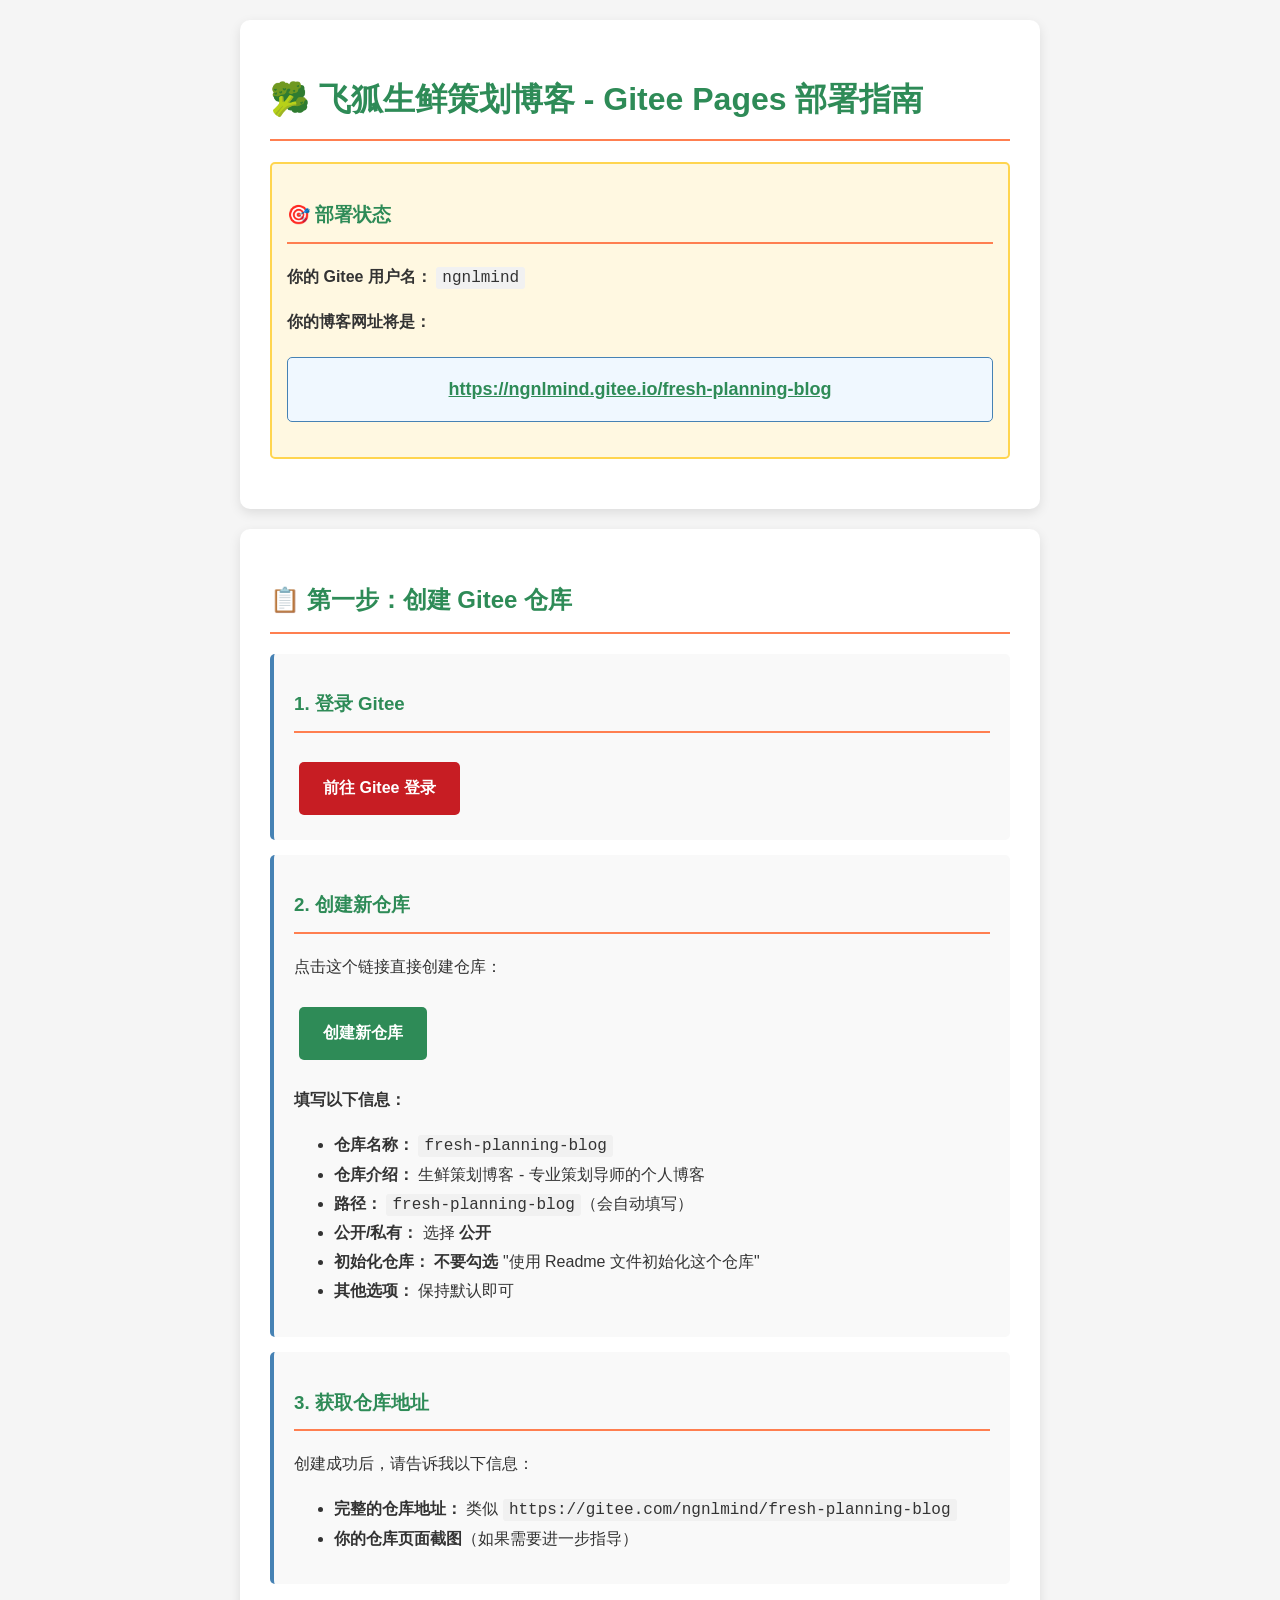
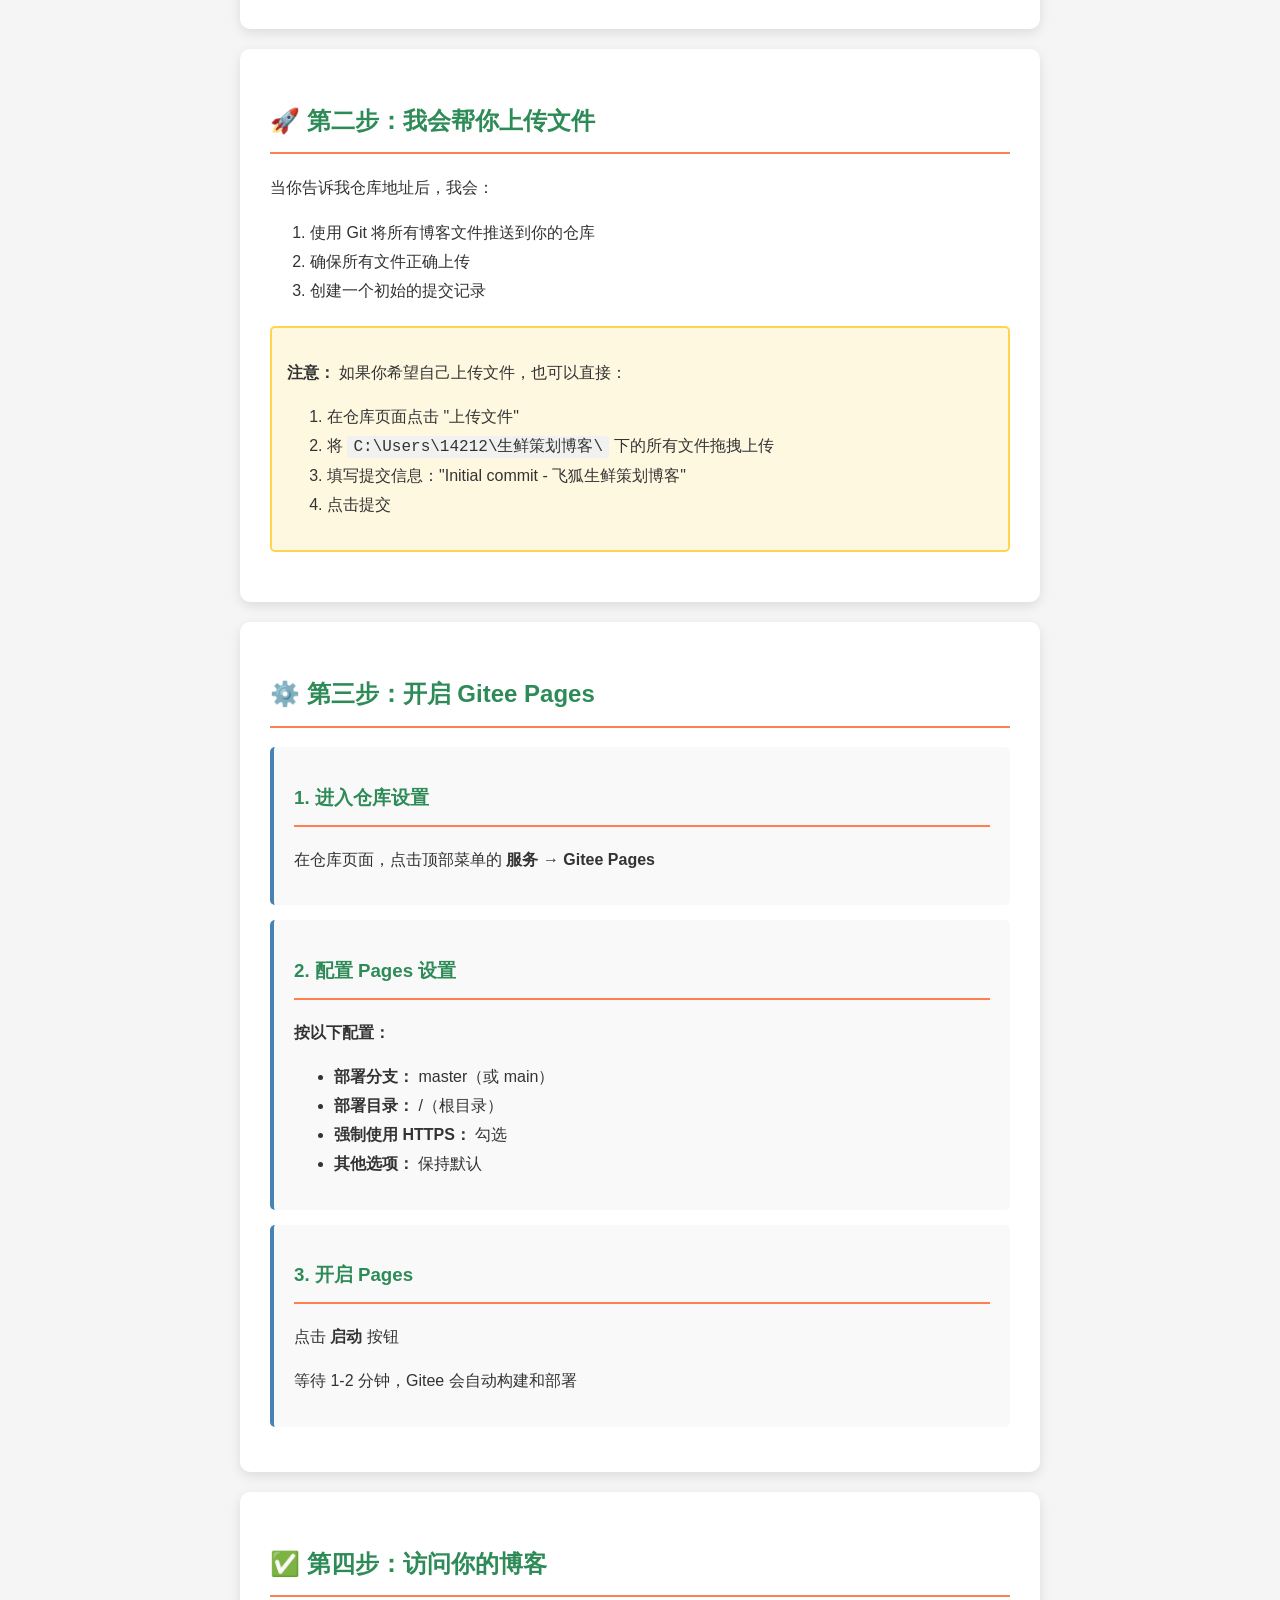
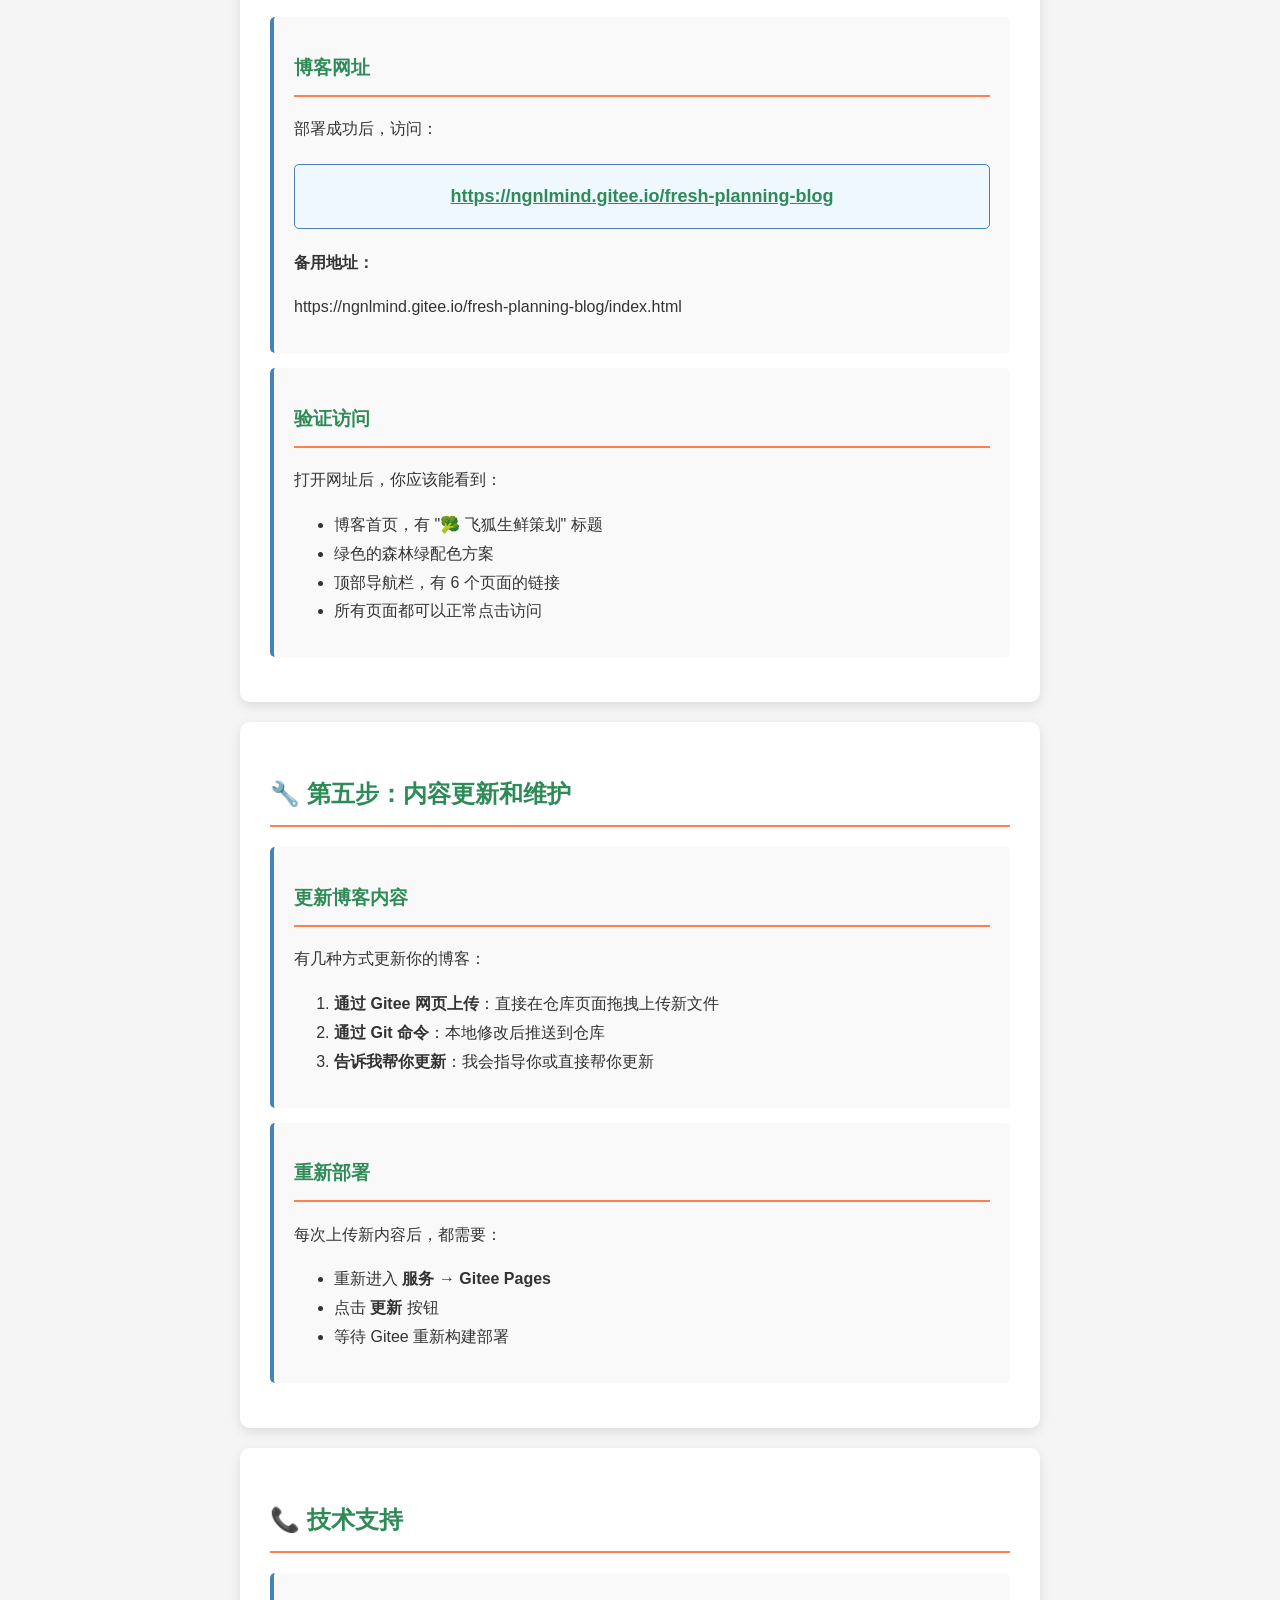
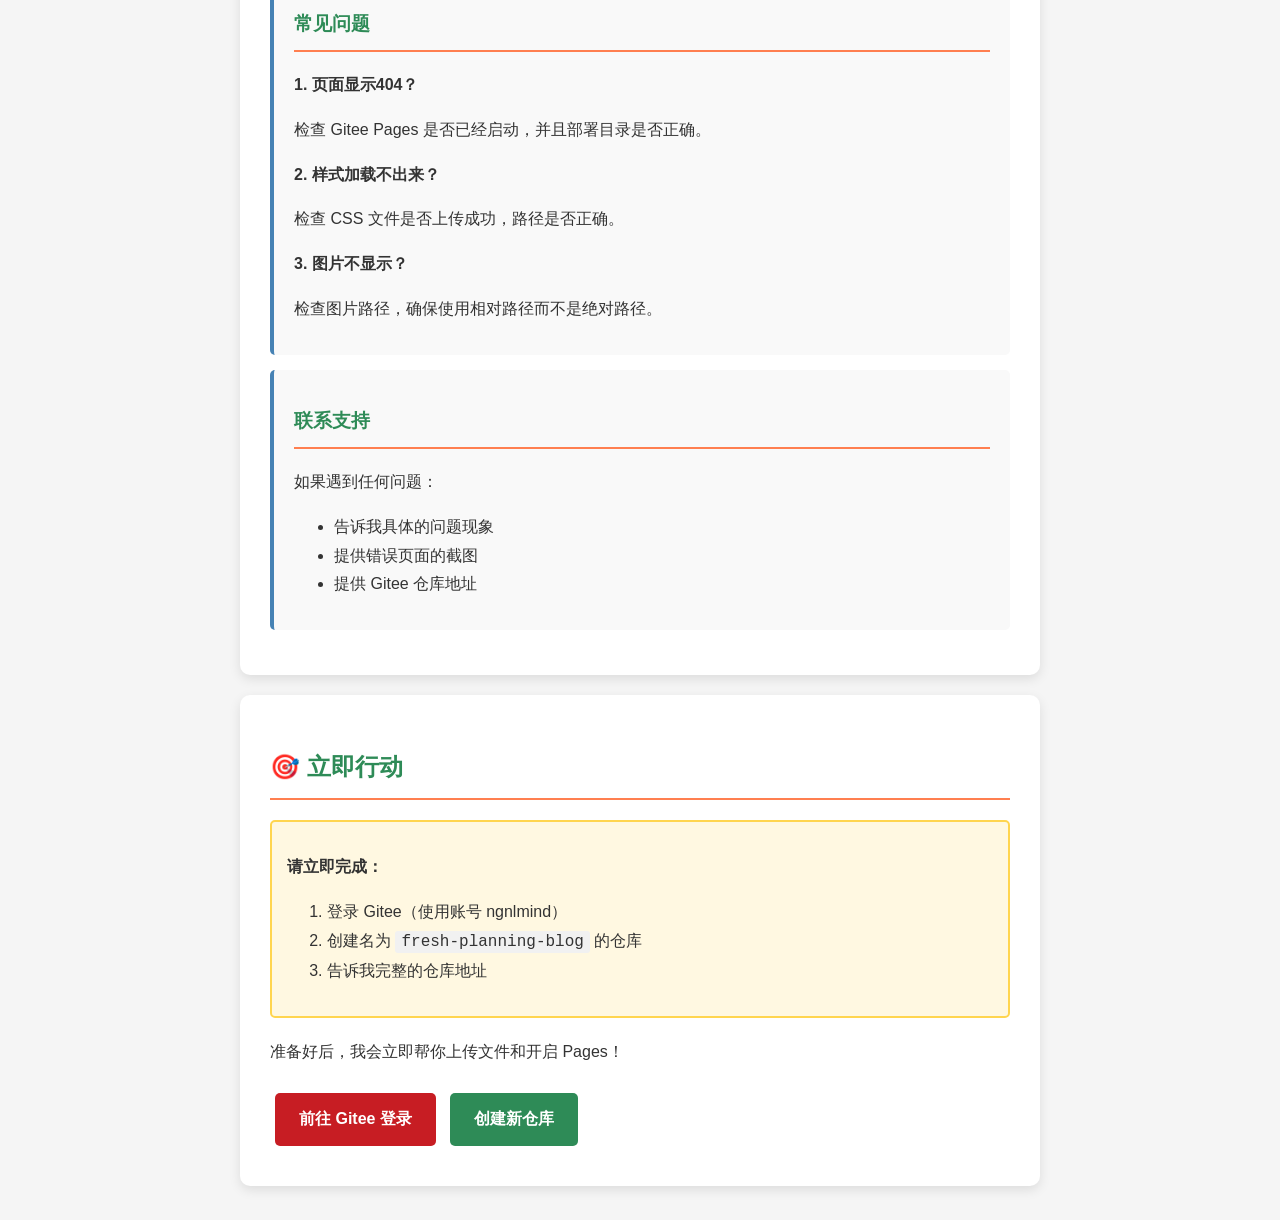
<file: gitee-pages.html>
<!DOCTYPE html>
<html lang="zh-CN">
<head>
    <meta charset="UTF-8">
    <meta name="viewport" content="width=device-width, initial-scale=1.0">
    <title>Gitee Pages 部署指南 - 飞狐生鲜策划博客</title>
  <link rel="icon" href="logo1.png" type="image/png"/>
    <style>
        body {
            font-family: 'Microsoft YaHei', sans-serif;
            line-height: 1.8;
            max-width: 800px;
            margin: 0 auto;
            padding: 20px;
            background-color: #f5f5f5;
            color: #333;
        }
        .container {
            background-color: white;
            padding: 30px;
            border-radius: 10px;
            box-shadow: 0 4px 12px rgba(0,0,0,0.1);
            margin-bottom: 20px;
        }
        h1, h2, h3 {
            color: #2E8B57;
            border-bottom: 2px solid #FF7F50;
            padding-bottom: 10px;
        }
        .step {
            background-color: #f9f9f9;
            border-left: 4px solid #4682B4;
            padding: 15px 20px;
            margin: 15px 0;
            border-radius: 5px;
        }
        .important {
            background-color: #fff8e1;
            border: 2px solid #ffd54f;
            padding: 15px;
            border-radius: 5px;
            margin: 20px 0;
        }
        .screenshot {
            border: 1px solid #ddd;
            border-radius: 5px;
            padding: 10px;
            background-color: #fafafa;
            margin: 15px 0;
        }
        .btn {
            display: inline-block;
            padding: 12px 24px;
            background-color: #2E8B57;
            color: white;
            text-decoration: none;
            border-radius: 5px;
            font-weight: bold;
            margin: 10px 5px;
            transition: background-color 0.3s;
        }
        .btn:hover {
            background-color: #26734d;
        }
        .btn-gitee {
            background-color: #c71d23;
        }
        .btn-gitee:hover {
            background-color: #a0161a;
        }
        code {
            background-color: #f1f1f1;
            padding: 2px 6px;
            border-radius: 3px;
            font-family: 'Consolas', monospace;
        }
        .url-box {
            background-color: #f0f8ff;
            border: 1px solid #4682B4;
            padding: 15px;
            border-radius: 5px;
            font-size: 18px;
            font-weight: bold;
            text-align: center;
            margin: 20px 0;
        }
    </style>
</head>
<body>
    <div class="container">
        <h1>🥦 飞狐生鲜策划博客 - Gitee Pages 部署指南</h1>
        
        <div class="important">
            <h3>🎯 部署状态</h3>
            <p><strong>你的 Gitee 用户名：</strong> <code>ngnlmind</code></p>
            <p><strong>你的博客网址将是：</strong></p>
            <div class="url-box">
                https://ngnlmind.gitee.io/fresh-planning-blog
            </div>
        </div>
    </div>

    <div class="container">
        <h2>📋 第一步：创建 Gitee 仓库</h2>
        
        <div class="step">
            <h3>1. 登录 Gitee</h3>
            <a href="https://gitee.com/login" class="btn btn-gitee">前往 Gitee 登录</a>
        </div>
        
        <div class="step">
            <h3>2. 创建新仓库</h3>
            <p>点击这个链接直接创建仓库：</p>
            <a href="https://gitee.com/projects/new" class="btn">创建新仓库</a>
            
            <p><strong>填写以下信息：</strong></p>
            <ul>
                <li><strong>仓库名称：</strong> <code>fresh-planning-blog</code></li>
                <li><strong>仓库介绍：</strong> 生鲜策划博客 - 专业策划导师的个人博客</li>
                <li><strong>路径：</strong> <code>fresh-planning-blog</code>（会自动填写）</li>
                <li><strong>公开/私有：</strong> 选择 <strong>公开</strong></li>
                <li><strong>初始化仓库：</strong> <strong>不要勾选</strong> "使用 Readme 文件初始化这个仓库"</li>
                <li><strong>其他选项：</strong> 保持默认即可</li>
            </ul>
        </div>
        
        <div class="step">
            <h3>3. 获取仓库地址</h3>
            <p>创建成功后，请告诉我以下信息：</p>
            <ul>
                <li><strong>完整的仓库地址：</strong> 类似 <code>https://gitee.com/ngnlmind/fresh-planning-blog</code></li>
                <li><strong>你的仓库页面截图</strong>（如果需要进一步指导）</li>
            </ul>
        </div>
    </div>

    <div class="container">
        <h2>🚀 第二步：我会帮你上传文件</h2>
        
        <p>当你告诉我仓库地址后，我会：</p>
        <ol>
            <li>使用 Git 将所有博客文件推送到你的仓库</li>
            <li>确保所有文件正确上传</li>
            <li>创建一个初始的提交记录</li>
        </ol>
        
        <div class="important">
            <p><strong>注意：</strong> 如果你希望自己上传文件，也可以直接：</p>
            <ol>
                <li>在仓库页面点击 "上传文件"</li>
                <li>将 <code>C:\Users\14212\生鲜策划博客\</code> 下的所有文件拖拽上传</li>
                <li>填写提交信息："Initial commit - 飞狐生鲜策划博客"</li>
                <li>点击提交</li>
            </ol>
        </div>
    </div>

    <div class="container">
        <h2>⚙️ 第三步：开启 Gitee Pages</h2>
        
        <div class="step">
            <h3>1. 进入仓库设置</h3>
            <p>在仓库页面，点击顶部菜单的 <strong>服务</strong> → <strong>Gitee Pages</strong></p>
        </div>
        
        <div class="step">
            <h3>2. 配置 Pages 设置</h3>
            <p><strong>按以下配置：</strong></p>
            <ul>
                <li><strong>部署分支：</strong> master（或 main）</li>
                <li><strong>部署目录：</strong> /（根目录）</li>
                <li><strong>强制使用 HTTPS：</strong> 勾选</li>
                <li><strong>其他选项：</strong> 保持默认</li>
            </ul>
        </div>
        
        <div class="step">
            <h3>3. 开启 Pages</h3>
            <p>点击 <strong>启动</strong> 按钮</p>
            <p>等待 1-2 分钟，Gitee 会自动构建和部署</p>
        </div>
    </div>

    <div class="container">
        <h2>✅ 第四步：访问你的博客</h2>
        
        <div class="step">
            <h3>博客网址</h3>
            <p>部署成功后，访问：</p>
            <div class="url-box">
                https://ngnlmind.gitee.io/fresh-planning-blog
            </div>
            
            <p><strong>备用地址：</strong></p>
            <p>https://ngnlmind.gitee.io/fresh-planning-blog/index.html</p>
        </div>
        
        <div class="step">
            <h3>验证访问</h3>
            <p>打开网址后，你应该能看到：</p>
            <ul>
                <li>博客首页，有 "🥦 飞狐生鲜策划" 标题</li>
                <li>绿色的森林绿配色方案</li>
                <li>顶部导航栏，有 6 个页面的链接</li>
                <li>所有页面都可以正常点击访问</li>
            </ul>
        </div>
    </div>

    <div class="container">
        <h2>🔧 第五步：内容更新和维护</h2>
        
        <div class="step">
            <h3>更新博客内容</h3>
            <p>有几种方式更新你的博客：</p>
            <ol>
                <li><strong>通过 Gitee 网页上传</strong>：直接在仓库页面拖拽上传新文件</li>
                <li><strong>通过 Git 命令</strong>：本地修改后推送到仓库</li>
                <li><strong>告诉我帮你更新</strong>：我会指导你或直接帮你更新</li>
            </ol>
        </div>
        
        <div class="step">
            <h3>重新部署</h3>
            <p>每次上传新内容后，都需要：</p>
            <ul>
                <li>重新进入 <strong>服务 → Gitee Pages</strong></li>
                <li>点击 <strong>更新</strong> 按钮</li>
                <li>等待 Gitee 重新构建部署</li>
            </ul>
        </div>
    </div>

    <div class="container">
        <h2>📞 技术支持</h2>
        
        <div class="step">
            <h3>常见问题</h3>
            <p><strong>1. 页面显示404？</strong></p>
            <p>检查 Gitee Pages 是否已经启动，并且部署目录是否正确。</p>
            
            <p><strong>2. 样式加载不出来？</strong></p>
            <p>检查 CSS 文件是否上传成功，路径是否正确。</p>
            
            <p><strong>3. 图片不显示？</strong></p>
            <p>检查图片路径，确保使用相对路径而不是绝对路径。</p>
        </div>
        
        <div class="step">
            <h3>联系支持</h3>
            <p>如果遇到任何问题：</p>
            <ul>
                <li>告诉我具体的问题现象</li>
                <li>提供错误页面的截图</li>
                <li>提供 Gitee 仓库地址</li>
            </ul>
        </div>
    </div>

    <div class="container">
        <h2>🎯 立即行动</h2>
        
        <div class="important">
            <p><strong>请立即完成：</strong></p>
            <ol>
                <li>登录 Gitee（使用账号 ngnlmind）</li>
                <li>创建名为 <code>fresh-planning-blog</code> 的仓库</li>
                <li>告诉我完整的仓库地址</li>
            </ol>
        </div>
        
        <p>准备好后，我会立即帮你上传文件和开启 Pages！</p>
        
        <a href="https://gitee.com/login" class="btn btn-gitee">前往 Gitee 登录</a>
        <a href="https://gitee.com/projects/new" class="btn">创建新仓库</a>
    </div>

    <script>
        // 自动生成仓库地址
        const username = 'ngnlmind';
        document.addEventListener('DOMContentLoaded', function() {
            const urlBoxes = document.querySelectorAll('.url-box');
            urlBoxes.forEach(box => {
                if (box.textContent.includes('ngnlmind.gitee.io')) {
                    box.innerHTML = `
                        <a href="https://${username}.gitee.io/fresh-planning-blog" 
                           target="_blank" style="color: #2E8B57;">
                            https://${username}.gitee.io/fresh-planning-blog
                        </a>
                    `;
                }
            });
        });
    </script>
</body>
</html>
</file>
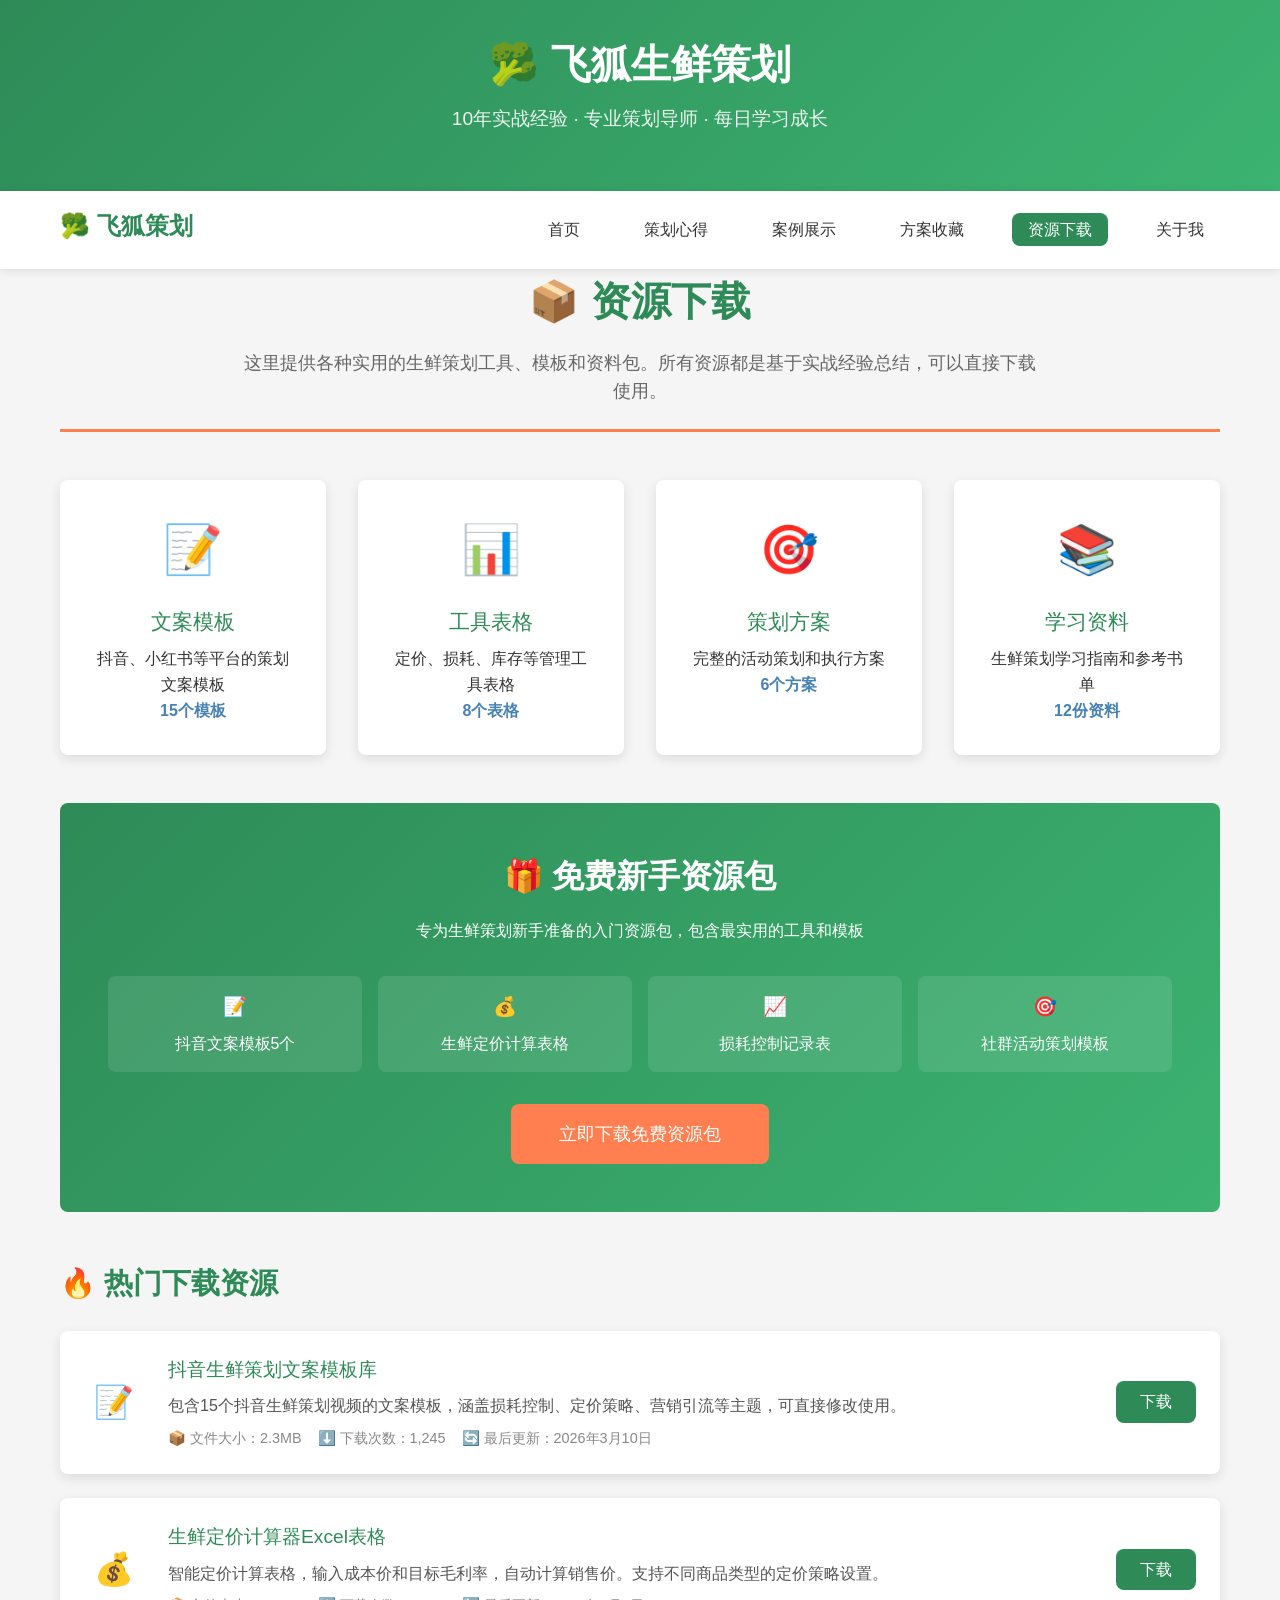
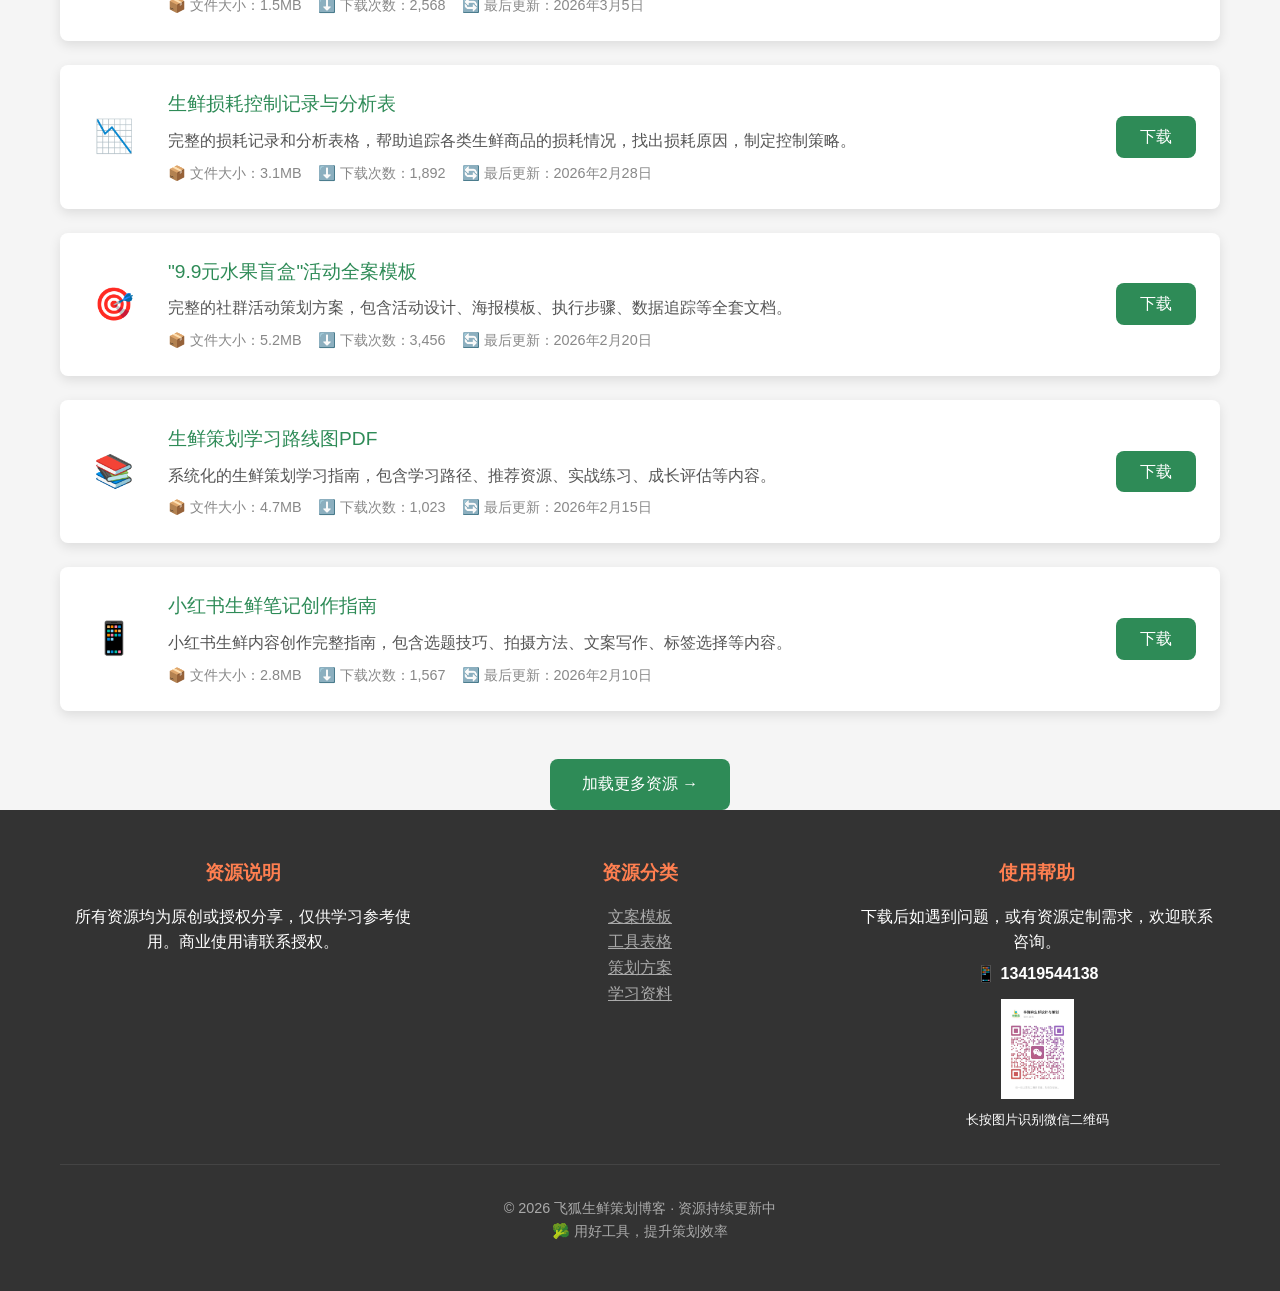
<file: resources.html>
<!DOCTYPE html>
<html lang="zh-CN">
<head>
    <meta charset="UTF-8">
    <meta name="viewport" content="width=device-width, initial-scale=1.0">
    <title>资源下载 - 飞狐生鲜策划博客</title>
  <link rel="icon" href="logo1.png" type="image/png"/>
    <style>
        /* 继承基础样式 */
        :root {
            --primary-color: #2E8B57;
            --secondary-color: #FF7F50;
            --accent-color: #4682B4;
            --light-color: #F5F5F5;
            --dark-color: #333333;
            --border-radius: 8px;
            --box-shadow: 0 4px 12px rgba(0, 0, 0, 0.1);
            --transition: all 0.3s ease;
        }
        
        * {
            margin: 0;
            padding: 0;
            box-sizing: border-box;
        }
        
        body {
            font-family: 'Segoe UI', 'Microsoft YaHei', sans-serif;
            line-height: 1.6;
            color: var(--dark-color);
            background-color: var(--light-color);
        }
        
        .container {
            max-width: 1200px;
            margin: 0 auto;
            padding: 0 20px;
        }
        
        /* 头部样式 */
        header {
            background: linear-gradient(135deg, var(--primary-color), #3CB371);
            color: white;
            padding: 2rem 0;
            text-align: center;
            box-shadow: var(--box-shadow);
        }
        
        .logo {
            font-size: 2.5rem;
            font-weight: bold;
            margin-bottom: 0.5rem;
        }
        
        .tagline {
            font-size: 1.2rem;
            opacity: 0.9;
            margin-bottom: 1.5rem;
        }
        
        /* 导航栏 */
        nav {
            background-color: white;
            padding: 1rem 0;
            position: sticky;
            top: 0;
            z-index: 100;
            box-shadow: 0 2px 10px rgba(0, 0, 0, 0.1);
        }
        
        .nav-container {
            display: flex;
            justify-content: space-between;
            align-items: center;
        }
        
        .nav-links {
            display: flex;
            gap: 2rem;
            list-style: none;
        }
        
        .nav-links a {
            text-decoration: none;
            color: var(--dark-color);
            font-weight: 500;
            padding: 0.5rem 1rem;
            border-radius: var(--border-radius);
            transition: var(--transition);
        }
        
        .nav-links a:hover {
            background-color: var(--primary-color);
            color: white;
        }
        
        .nav-links a.active {
            background-color: var(--primary-color);
            color: white;
        }
        
        /* 资源下载样式 */
        main {
            padding: 3rem 0;
        }
        
        .page-header {
            text-align: center;
            margin-bottom: 3rem;
            padding-bottom: 1.5rem;
            border-bottom: 3px solid var(--secondary-color);
        }
        
        .page-header h1 {
            font-size: 2.5rem;
            color: var(--primary-color);
            margin-bottom: 1rem;
        }
        
        .page-description {
            font-size: 1.1rem;
            color: #666;
            max-width: 800px;
            margin: 0 auto;
        }
        
        /* 资源分类 */
        .resource-categories {
            display: grid;
            grid-template-columns: repeat(auto-fit, minmax(250px, 1fr));
            gap: 2rem;
            margin-bottom: 3rem;
        }
        
        .category-card {
            background: white;
            padding: 2rem;
            border-radius: var(--border-radius);
            box-shadow: var(--box-shadow);
            text-align: center;
            transition: var(--transition);
        }
        
        .category-card:hover {
            transform: translateY(-5px);
            box-shadow: 0 10px 20px rgba(0, 0, 0, 0.15);
        }
        
        .category-icon {
            font-size: 3rem;
            margin-bottom: 1rem;
        }
        
        .category-title {
            color: var(--primary-color);
            margin-bottom: 0.5rem;
            font-size: 1.3rem;
        }
        
        .category-count {
            color: var(--accent-color);
            font-weight: bold;
        }
        
        /* 资源列表 */
        .resource-list {
            display: grid;
            gap: 1.5rem;
            margin-bottom: 3rem;
        }
        
        .resource-item {
            background: white;
            padding: 1.5rem;
            border-radius: var(--border-radius);
            box-shadow: var(--box-shadow);
            display: flex;
            align-items: center;
            gap: 1.5rem;
            transition: var(--transition);
        }
        
        .resource-item:hover {
            transform: translateX(5px);
            box-shadow: 0 8px 20px rgba(0, 0, 0, 0.15);
        }
        
        .resource-icon {
            font-size: 2rem;
            color: var(--primary-color);
            min-width: 60px;
            text-align: center;
        }
        
        .resource-content {
            flex: 1;
        }
        
        .resource-title {
            color: var(--primary-color);
            margin-bottom: 0.5rem;
            font-size: 1.2rem;
        }
        
        .resource-description {
            color: #555;
            margin-bottom: 0.5rem;
            line-height: 1.6;
        }
        
        .resource-meta {
            display: flex;
            gap: 1rem;
            color: #888;
            font-size: 0.9rem;
        }
        
        .resource-download {
            padding: 0.5rem 1.5rem;
            background-color: var(--primary-color);
            color: white;
            text-decoration: none;
            border-radius: var(--border-radius);
            transition: var(--transition);
            white-space: nowrap;
        }
        
        .resource-download:hover {
            background-color: #26734d;
        }
        
        /* 免费资源包 */
        .free-pack {
            background: linear-gradient(135deg, var(--primary-color), #3CB371);
            color: white;
            padding: 3rem;
            border-radius: var(--border-radius);
            margin-bottom: 3rem;
            text-align: center;
        }
        
        .pack-title {
            font-size: 2rem;
            margin-bottom: 1rem;
        }
        
        .pack-items {
            display: grid;
            grid-template-columns: repeat(auto-fit, minmax(200px, 1fr));
            gap: 1rem;
            margin: 2rem 0;
        }
        
        .pack-item {
            padding: 1rem;
            background: rgba(255, 255, 255, 0.1);
            border-radius: var(--border-radius);
        }
        
        /* 页脚 */
        footer {
            background-color: var(--dark-color);
            color: white;
            padding: 3rem 0;
            text-align: center;
        }
        
        .footer-content {
            display: grid;
            grid-template-columns: repeat(auto-fit, minmax(250px, 1fr));
            gap: 2rem;
            margin-bottom: 2rem;
        }
        
        .footer-section h3 {
            color: var(--secondary-color);
            margin-bottom: 1rem;
        }
        
        .copyright {
            padding-top: 2rem;
            border-top: 1px solid #444;
            color: #AAA;
            font-size: 0.9rem;
        }
        
        /* 响应式设计 */
        @media (max-width: 768px) {
            .nav-container {
                flex-direction: column;
                gap: 1rem;
            }
            
            .nav-links {
                flex-wrap: wrap;
                justify-content: center;
            }
            
            .resource-item {
                flex-direction: column;
                text-align: center;
                gap: 1rem;
            }
            
            .resource-meta {
                justify-content: center;
            }
            
            .pack-items {
                grid-template-columns: 1fr;
            }
        }
        
        /* 工具类 */
        .btn {
            display: inline-block;
            padding: 0.8rem 2rem;
            background-color: var(--primary-color);
            color: white;
            text-decoration: none;
            border-radius: var(--border-radius);
            font-weight: 500;
            transition: var(--transition);
            border: none;
            cursor: pointer;
        }
        
        .btn:hover {
            background-color: #26734d;
            transform: translateY(-2px);
        }
        
        .btn-secondary {
            background-color: var(--secondary-color);
        }
        
        .btn-secondary:hover {
            background-color: #e56b37;
        }
        
        .text-center {
            text-align: center;
        }
    </style>
</head>
<body>
    <!-- 头部 -->
    <header>
        <div class="container">
            <div class="logo">🥦 飞狐生鲜策划</div>
            <div class="tagline">10年实战经验 · 专业策划导师 · 每日学习成长</div>
        </div>
    </header>

    <!-- 导航栏 -->
    <nav>
        <div class="container nav-container">
            <div class="logo" style="color: var(--primary-color); font-size: 1.5rem;">🥦 飞狐策划</div>
            <ul class="nav-links">
                <li><a href="index.html">首页</a></li>
                <li><a href="blog.html">策划心得</a></li>
                <li><a href="cases.html">案例展示</a></li>
                <li><a href="collection.html">方案收藏</a></li>
                <li><a href="resources.html" class="active">资源下载</a></li>
                <li><a href="about.html">关于我</a></li>
            </ul>
        </div>
    </nav>

    <!-- 主要内容 -->
    <main class="container">
        <div class="page-header">
            <h1>📦 资源下载</h1>
            <p class="page-description">这里提供各种实用的生鲜策划工具、模板和资料包。所有资源都是基于实战经验总结，可以直接下载使用。</p>
        </div>
        
        <!-- 资源分类 -->
        <div class="resource-categories">
            <div class="category-card">
                <div class="category-icon">📝</div>
                <div class="category-title">文案模板</div>
                <p>抖音、小红书等平台的策划文案模板</p>
                <div class="category-count">15个模板</div>
            </div>
            
            <div class="category-card">
                <div class="category-icon">📊</div>
                <div class="category-title">工具表格</div>
                <p>定价、损耗、库存等管理工具表格</p>
                <div class="category-count">8个表格</div>
            </div>
            
            <div class="category-card">
                <div class="category-icon">🎯</div>
                <div class="category-title">策划方案</div>
                <p>完整的活动策划和执行方案</p>
                <div class="category-count">6个方案</div>
            </div>
            
            <div class="category-card">
                <div class="category-icon">📚</div>
                <div class="category-title">学习资料</div>
                <p>生鲜策划学习指南和参考书单</p>
                <div class="category-count">12份资料</div>
            </div>
        </div>
        
        <!-- 免费资源包 -->
        <div class="free-pack">
            <h2 class="pack-title">🎁 免费新手资源包</h2>
            <p>专为生鲜策划新手准备的入门资源包，包含最实用的工具和模板</p>
            
            <div class="pack-items">
                <div class="pack-item">
                    <div style="font-size: 1.2rem; margin-bottom: 0.5rem;">📝</div>
                    <div>抖音文案模板5个</div>
                </div>
                <div class="pack-item">
                    <div style="font-size: 1.2rem; margin-bottom: 0.5rem;">💰</div>
                    <div>生鲜定价计算表格</div>
                </div>
                <div class="pack-item">
                    <div style="font-size: 1.2rem; margin-bottom: 0.5rem;">📈</div>
                    <div>损耗控制记录表</div>
                </div>
                <div class="pack-item">
                    <div style="font-size: 1.2rem; margin-bottom: 0.5rem;">🎯</div>
                    <div>社群活动策划模板</div>
                </div>
            </div>
            
            <a href="downloads/新手资源包.zip" class="btn btn-secondary" style="font-size: 1.1rem; padding: 1rem 3rem;">
                立即下载免费资源包
            </a>
        </div>
        
        <!-- 热门资源 -->
        <h2 style="color: var(--primary-color); margin-bottom: 1.5rem; font-size: 1.8rem;">🔥 热门下载资源</h2>
        <div class="resource-list">
            <!-- 资源1 -->
            <div class="resource-item">
                <div class="resource-icon">📝</div>
                <div class="resource-content">
                    <div class="resource-title">抖音生鲜策划文案模板库</div>
                    <p class="resource-description">包含15个抖音生鲜策划视频的文案模板，涵盖损耗控制、定价策略、营销引流等主题，可直接修改使用。</p>
                    <div class="resource-meta">
                        <span>📦 文件大小：2.3MB</span>
                        <span>⬇️ 下载次数：1,245</span>
                        <span>🔄 最后更新：2026年3月10日</span>
                    </div>
                </div>
                <a href="downloads/抖音文案模板库.zip" class="resource-download">下载</a>
            </div>
            
            <!-- 资源2 -->
            <div class="resource-item">
                <div class="resource-icon">💰</div>
                <div class="resource-content">
                    <div class="resource-title">生鲜定价计算器Excel表格</div>
                    <p class="resource-description">智能定价计算表格，输入成本价和目标毛利率，自动计算销售价。支持不同商品类型的定价策略设置。</p>
                    <div class="resource-meta">
                        <span>📦 文件大小：1.5MB</span>
                        <span>⬇️ 下载次数：2,568</span>
                        <span>🔄 最后更新：2026年3月5日</span>
                    </div>
                </div>
                <a href="downloads/定价计算器.xlsx" class="resource-download">下载</a>
            </div>
            
            <!-- 资源3 -->
            <div class="resource-item">
                <div class="resource-icon">📉</div>
                <div class="resource-content">
                    <div class="resource-title">生鲜损耗控制记录与分析表</div>
                    <p class="resource-description">完整的损耗记录和分析表格，帮助追踪各类生鲜商品的损耗情况，找出损耗原因，制定控制策略。</p>
                    <div class="resource-meta">
                        <span>📦 文件大小：3.1MB</span>
                        <span>⬇️ 下载次数：1,892</span>
                        <span>🔄 最后更新：2026年2月28日</span>
                    </div>
                </div>
                <a href="downloads/损耗控制表.xlsx" class="resource-download">下载</a>
            </div>
            
            <!-- 资源4 -->
            <div class="resource-item">
                <div class="resource-icon">🎯</div>
                <div class="resource-content">
                    <div class="resource-title">"9.9元水果盲盒"活动全案模板</div>
                    <p class="resource-description">完整的社群活动策划方案，包含活动设计、海报模板、执行步骤、数据追踪等全套文档。</p>
                    <div class="resource-meta">
                        <span>📦 文件大小：5.2MB</span>
                        <span>⬇️ 下载次数：3,456</span>
                        <span>🔄 最后更新：2026年2月20日</span>
                    </div>
                </div>
                <a href="downloads/水果盲盒活动模板.zip" class="resource-download">下载</a>
            </div>
            
            <!-- 资源5 -->
            <div class="resource-item">
                <div class="resource-icon">📚</div>
                <div class="resource-content">
                    <div class="resource-title">生鲜策划学习路线图PDF</div>
                    <p class="resource-description">系统化的生鲜策划学习指南，包含学习路径、推荐资源、实战练习、成长评估等内容。</p>
                    <div class="resource-meta">
                        <span>📦 文件大小：4.7MB</span>
                        <span>⬇️ 下载次数：1,023</span>
                        <span>🔄 最后更新：2026年2月15日</span>
                    </div>
                </div>
                <a href="downloads/学习路线图.pdf" class="resource-download">下载</a>
            </div>
            
            <!-- 资源6 -->
            <div class="resource-item">
                <div class="resource-icon">📱</div>
                <div class="resource-content">
                    <div class="resource-title">小红书生鲜笔记创作指南</div>
                    <p class="resource-description">小红书生鲜内容创作完整指南，包含选题技巧、拍摄方法、文案写作、标签选择等内容。</p>
                    <div class="resource-meta">
                        <span>📦 文件大小：2.8MB</span>
                        <span>⬇️ 下载次数：1,567</span>
                        <span>🔄 最后更新：2026年2月10日</span>
                    </div>
                </div>
                <a href="downloads/小红书指南.pdf" class="resource-download">下载</a>
            </div>
        </div>
        
        <!-- 查看更多 -->
        <div class="text-center">
            <a href="#" class="btn">加载更多资源 →</a>
        </div>
    </main>

    <!-- 页脚 -->
    <footer>
        <div class="container">
            <div class="footer-content">
                <div class="footer-section">
                    <h3>资源说明</h3>
                    <p>所有资源均为原创或授权分享，仅供学习参考使用。商业使用请联系授权。</p>
                </div>
                
                <div class="footer-section">
                    <h3>资源分类</h3>
                    <ul style="list-style: none;">
                        <li><a href="#" style="color: #AAA;">文案模板</a></li>
                        <li><a href="#" style="color: #AAA;">工具表格</a></li>
                        <li><a href="#" style="color: #AAA;">策划方案</a></li>
                        <li><a href="#" style="color: #AAA;">学习资料</a></li>
                    </ul>
                </div>
                
                <div class="footer-section">
                    <h3>使用帮助</h3>
                    <p>下载后如遇到问题，或有资源定制需求，欢迎联系咨询。</p>
                    <a href="tel:13419544138" style="display:block;font-weight:700;font-size:1rem;color:inherit;text-decoration:none;margin:6px 0;">📱 13419544138</a>
                    <img src="wx.jpg" alt="微信二维码" style="width:100px;height:100px;object-fit:contain;margin-top:6px;border-radius:4px;"/><br/>
                    <small>长按图片识别微信二维码</small>
                </div>
            </div>
            
            <div class="copyright">
                <p>© 2026 飞狐生鲜策划博客 · 资源持续更新中</p>
                <p>🥦 用好工具，提升策划效率</p>
            </div>
        </div>
    </footer>

    <script>
        // 交互效果
        document.addEventListener('DOMContentLoaded', function() {
            // 导航栏活动状态
            const currentPage = window.location.pathname.split('/').pop();
            const navLinks = document.querySelectorAll('.nav-links a');
            
            navLinks.forEach(link => {
                if (link.getAttribute('href') === currentPage) {
                    link.classList.add('active');
                } else {
                    link.classList.remove('active');
                }
            });
            
            // 下载按钮点击效果
            const downloadBtns = document.querySelectorAll('.resource-download, .btn-secondary');
            downloadBtns.forEach(btn => {
                btn.addEventListener('click', function(e) {
                    if (this.getAttribute('href') === 'downloads/新手资源包.zip') {
                        e.preventDefault();
                        alert('感谢下载新手资源包！文件已开始下载。\n\n包含内容：\n1. 抖音文案模板5个\n2. 生鲜定价计算表格\n3. 损耗控制记录表\n4. 社群活动策划模板');
                    }
                });
            });
        });
    </script>
</body>
</html>
</file>
